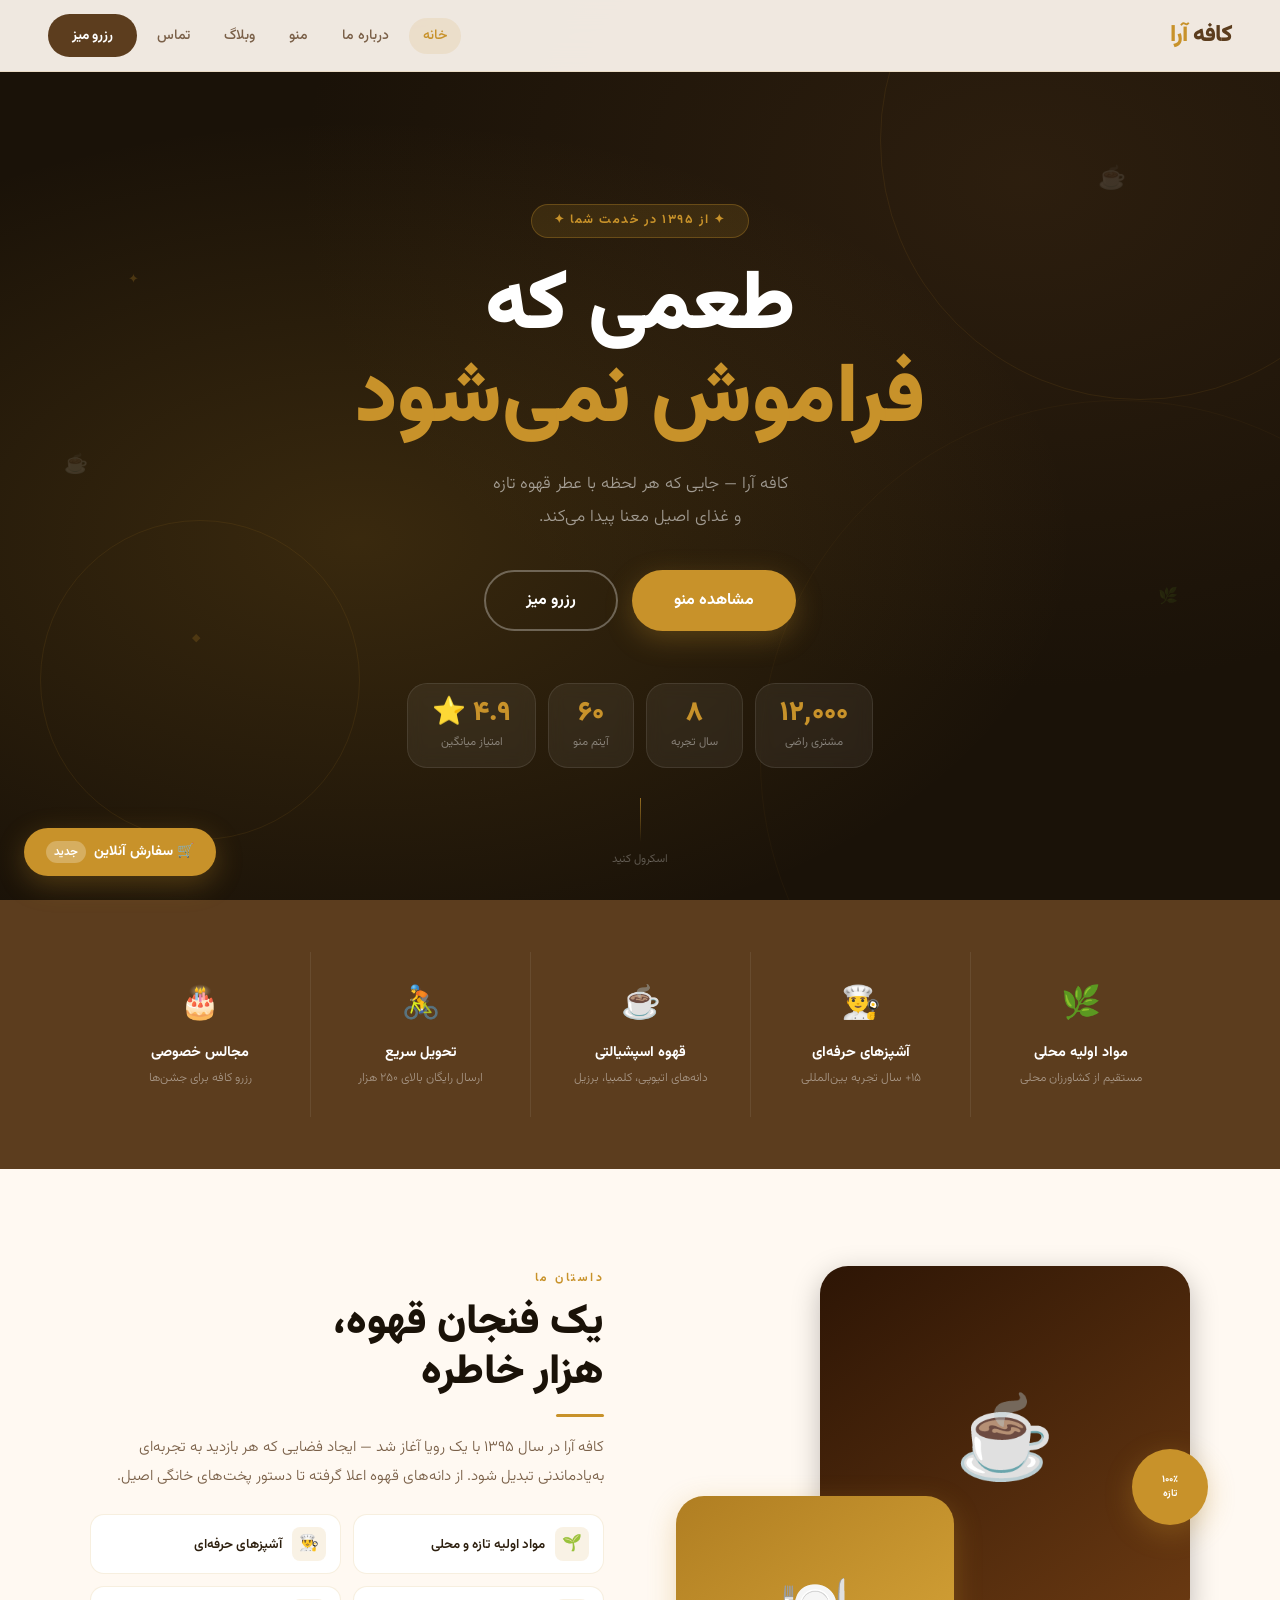
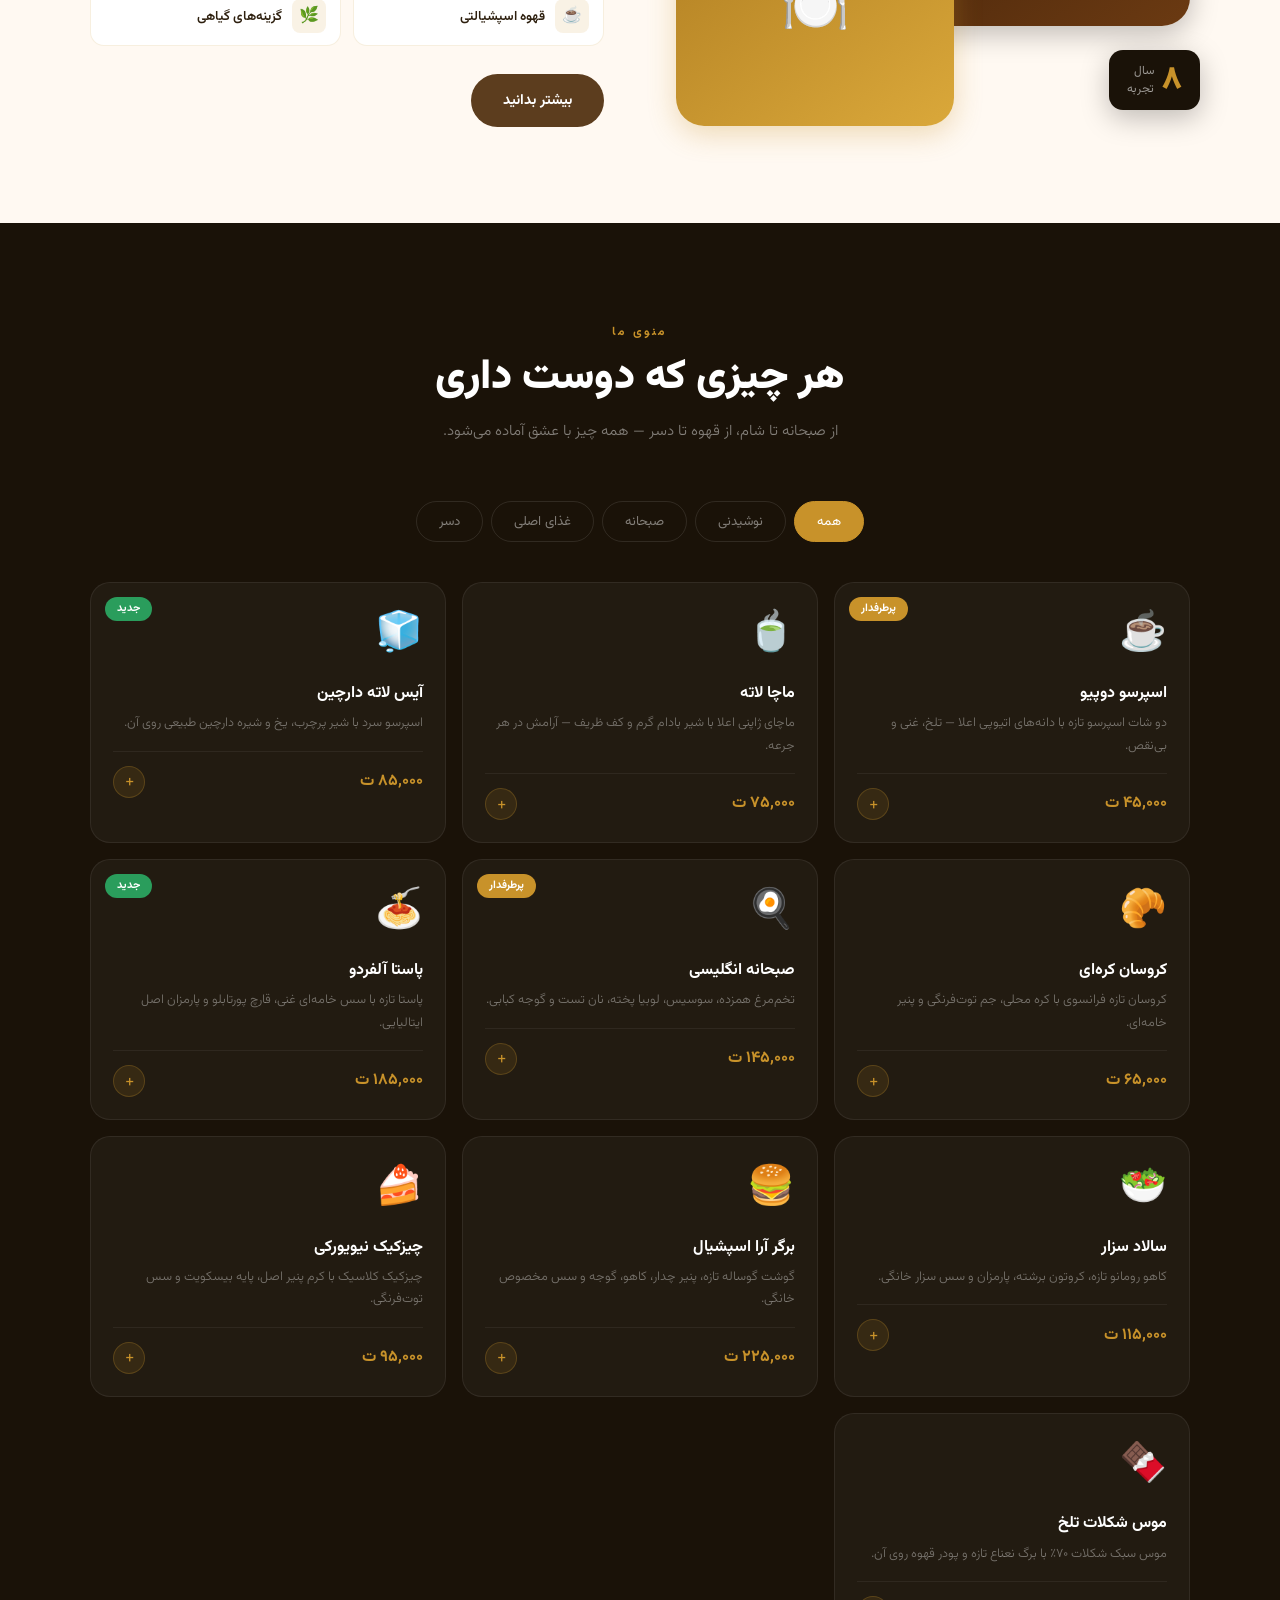
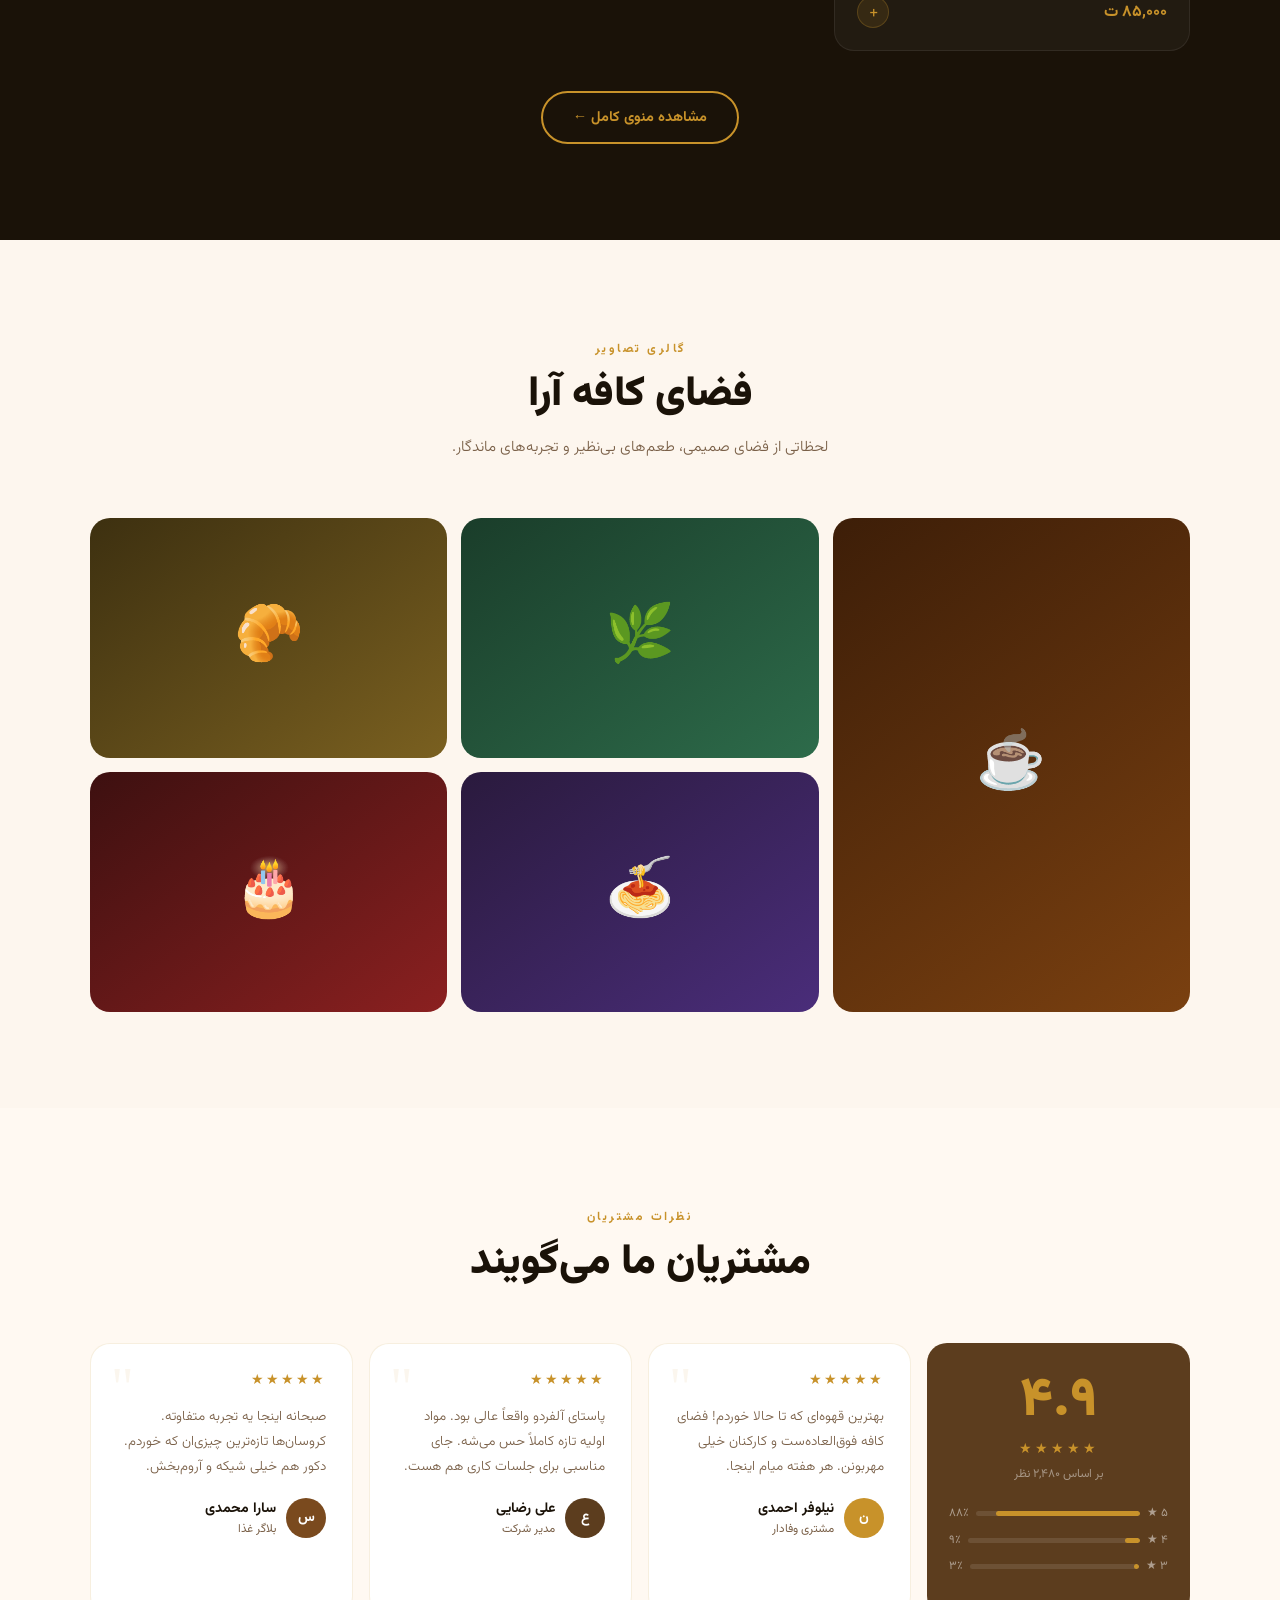
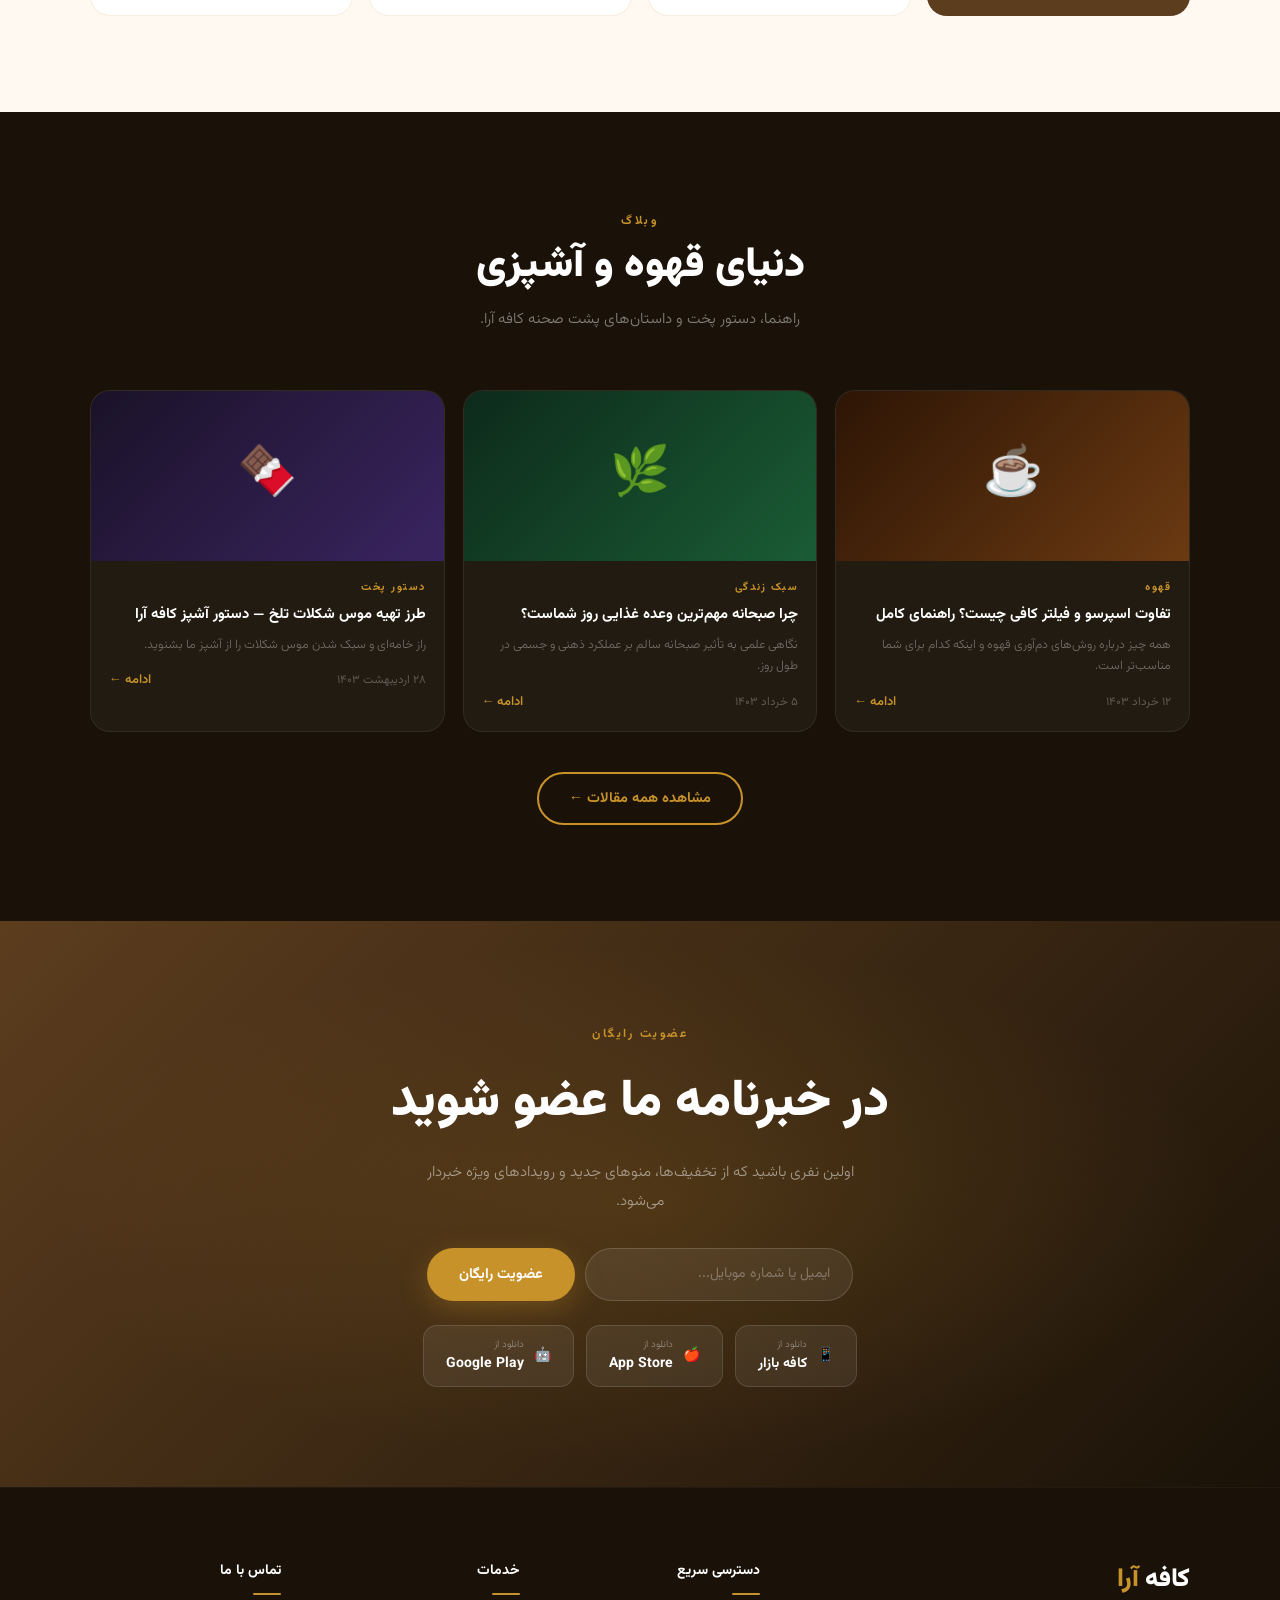
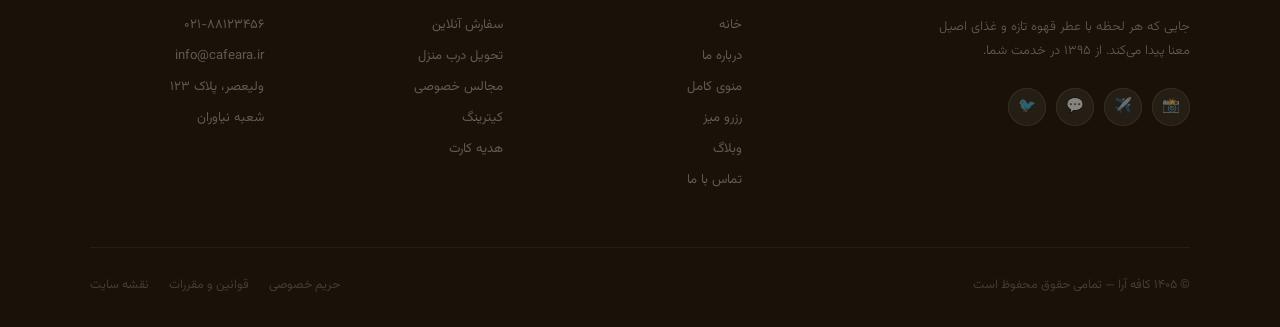
<file: index.html>
<!DOCTYPE html>
<html lang="fa" dir="rtl">
<head>
  <meta charset="UTF-8">
  <meta name="viewport" content="width=device-width, initial-scale=1.0">
  <meta name="description" content="کافه آرا — بهترین کافه رستوران تهران با قهوه اسپشیالتی و غذای اصیل">
  <title>کافه آرا | خانه</title>
  <link rel="stylesheet" href="assets/css/style.css">
  <link rel="stylesheet" href="assets/css/home.css">
</head>
<body>

  <!-- ══ ناوبار ══ -->
  <nav class="navbar">
    <a href="index.html" class="nav-logo">کافه <span>آرا</span></a>
    <ul class="nav-links">
      <li><a href="index.html" class="active">خانه</a></li>
      <li><a href="about.html">درباره ما</a></li>
      <li><a href="menu.html">منو</a></li>
      <li><a href="blog.html">وبلاگ</a></li>
      <li><a href="contact.html">تماس</a></li>
      <li><a href="reservation.html" class="nav-cta">رزرو میز</a></li>
    </ul>
    <button class="nav-toggle" aria-label="منو" aria-expanded="false">
      <span></span><span></span><span></span>
    </button>
  </nav>

  <!-- منوی موبایل -->
  <div class="nav-mobile">
    <a href="index.html" class="active">خانه</a>
    <a href="about.html">درباره ما</a>
    <a href="menu.html">منو</a>
    <a href="blog.html">وبلاگ</a>
    <a href="contact.html">تماس</a>
    <a href="reservation.html">رزرو میز</a>
  </div>

  <main>

    <!-- ══ هیرو ══ -->
    <section class="hero" id="home">
      <div class="hero-bg"></div>
      <div class="hero-circles">
        <div class="hc hc-1"></div>
        <div class="hc hc-2"></div>
        <div class="hc hc-3"></div>
      </div>
      <!-- ذرات شناور -->
      <div class="hero-particles">
        <span class="p p1">☕</span>
        <span class="p p2">🌿</span>
        <span class="p p3">✦</span>
        <span class="p p4">◆</span>
        <span class="p p5">☕</span>
      </div>
      <div class="hero-content">
        <div class="hero-badge" data-reveal>✦ از ۱۳۹۵ در خدمت شما ✦</div>
        <h1 data-reveal data-delay="100">
          طعمی که<br><span>فراموش نمی‌شود</span>
        </h1>
        <p data-reveal data-delay="200">
          کافه آرا — جایی که هر لحظه با عطر قهوه تازه<br>و غذای اصیل معنا پیدا می‌کند.
        </p>
        <div class="hero-btns" data-reveal data-delay="300">
          <a href="menu.html" class="btn btn-primary btn-lg">مشاهده منو</a>
          <a href="reservation.html" class="btn btn-outline-white btn-lg">رزرو میز</a>
        </div>
        <div class="hero-stats" data-reveal data-delay="400">
          <div class="stat-card">
            <div class="num" data-counter data-target="12000">۰</div>
            <div class="lbl">مشتری راضی</div>
          </div>
          <div class="stat-card">
            <div class="num" data-counter data-target="8">۰</div>
            <div class="lbl">سال تجربه</div>
          </div>
          <div class="stat-card">
            <div class="num" data-counter data-target="60">۰</div>
            <div class="lbl">آیتم منو</div>
          </div>
          <div class="stat-card">
            <div class="num">۴.۹ ⭐</div>
            <div class="lbl">امتیاز میانگین</div>
          </div>
        </div>
      </div>
      <div class="scroll-hint">
        <div class="scroll-line"></div>
        <span>اسکرول کنید</span>
      </div>
    </section>

    <!-- ══ نوار ویژگی‌ها ══ -->
    <div class="features-band">
      <div class="container">
        <div class="features-grid">
          <div class="feat" data-reveal>
            <span class="feat-icon">🌿</span>
            <div class="feat-title">مواد اولیه محلی</div>
            <div class="feat-desc">مستقیم از کشاورزان محلی</div>
          </div>
          <div class="feat" data-reveal data-delay="80">
            <span class="feat-icon">👨‍🍳</span>
            <div class="feat-title">آشپزهای حرفه‌ای</div>
            <div class="feat-desc">۱۵+ سال تجربه بین‌المللی</div>
          </div>
          <div class="feat" data-reveal data-delay="160">
            <span class="feat-icon">☕</span>
            <div class="feat-title">قهوه اسپشیالتی</div>
            <div class="feat-desc">دانه‌های اتیوپی، کلمبیا، برزیل</div>
          </div>
          <div class="feat" data-reveal data-delay="240">
            <span class="feat-icon">🚴</span>
            <div class="feat-title">تحویل سریع</div>
            <div class="feat-desc">ارسال رایگان بالای ۲۵۰ هزار</div>
          </div>
          <div class="feat" data-reveal data-delay="320">
            <span class="feat-icon">🎂</span>
            <div class="feat-title">مجالس خصوصی</div>
            <div class="feat-desc">رزرو کافه برای جشن‌ها</div>
          </div>
        </div>
      </div>
    </div>

    <!-- ══ درباره ما (خلاصه) ══ -->
    <section class="section about-preview" id="about">
      <div class="container">
        <div class="about-grid">
          <div class="about-visual" data-reveal>
            <div class="av-main">☕</div>
            <div class="av-accent">🍽️</div>
            <div class="av-badge">۱۰۰٪<br>تازه</div>
            <div class="av-years">
              <span class="y-num">۸</span>
              <span class="y-txt">سال<br>تجربه</span>
            </div>
          </div>
          <div class="about-text">
            <span class="section-label" data-reveal>داستان ما</span>
            <h2 class="section-title" data-reveal data-delay="80">
              یک فنجان قهوه،<br>هزار خاطره
            </h2>
            <div class="divider" data-reveal data-delay="120"></div>
            <p class="section-sub" data-reveal data-delay="160">
              کافه آرا در سال ۱۳۹۵ با یک رویا آغاز شد — ایجاد فضایی که هر بازدید
              به تجربه‌ای به‌یادماندنی تبدیل شود. از دانه‌های قهوه اعلا گرفته تا
              دستور پخت‌های خانگی اصیل.
            </p>
            <div class="about-features" data-reveal data-delay="200">
              <div class="af-item"><div class="af-icon">🌱</div><span>مواد اولیه تازه و محلی</span></div>
              <div class="af-item"><div class="af-icon">👨‍🍳</div><span>آشپزهای حرفه‌ای</span></div>
              <div class="af-item"><div class="af-icon">☕</div><span>قهوه اسپشیالتی</span></div>
              <div class="af-item"><div class="af-icon">🌿</div><span>گزینه‌های گیاهی</span></div>
            </div>
            <a href="about.html" class="btn btn-secondary" data-reveal data-delay="260">
              بیشتر بدانید
            </a>
          </div>
        </div>
      </div>
    </section>

    <!-- ══ منو (خلاصه) ══ -->
    <section class="section menu-preview" id="menu">
      <div class="container">
        <div class="section-header" data-reveal>
          <span class="section-label">منوی ما</span>
          <h2 class="section-title light">هر چیزی که دوست داری</h2>
          <p class="section-sub light center">
            از صبحانه تا شام، از قهوه تا دسر — همه چیز با عشق آماده می‌شود.
          </p>
        </div>
        <div class="menu-tabs" data-reveal data-delay="100">
          <button class="m-tab active" data-cat="all">همه</button>
          <button class="m-tab" data-cat="drink">نوشیدنی</button>
          <button class="m-tab" data-cat="breakfast">صبحانه</button>
          <button class="m-tab" data-cat="main">غذای اصلی</button>
          <button class="m-tab" data-cat="dessert">دسر</button>
        </div>
        <div class="menu-grid" id="menuGrid">
          <div class="menu-card" data-cat="drink" data-reveal data-delay="0">
            <div class="badge badge-gold mc-badge">پرطرفدار</div>
            <span class="mc-emoji">☕</span>
            <div class="mc-name">اسپرسو دوپیو</div>
            <div class="mc-desc">دو شات اسپرسو تازه با دانه‌های اتیوپی اعلا — تلخ، غنی و بی‌نقص.</div>
            <div class="mc-footer">
              <div class="mc-price">۴۵,۰۰۰ ت</div>
              <button class="mc-btn" data-name="اسپرسو دوپیو">+</button>
            </div>
          </div>
          <div class="menu-card" data-cat="drink" data-reveal data-delay="60">
            <span class="mc-emoji">🍵</span>
            <div class="mc-name">ماچا لاته</div>
            <div class="mc-desc">ماچای ژاپنی اعلا با شیر بادام گرم و کف ظریف — آرامش در هر جرعه.</div>
            <div class="mc-footer">
              <div class="mc-price">۷۵,۰۰۰ ت</div>
              <button class="mc-btn" data-name="ماچا لاته">+</button>
            </div>
          </div>
          <div class="menu-card" data-cat="drink" data-reveal data-delay="120">
            <div class="badge badge-green mc-badge">جدید</div>
            <span class="mc-emoji">🧊</span>
            <div class="mc-name">آیس لاته دارچین</div>
            <div class="mc-desc">اسپرسو سرد با شیر پرچرب، یخ و شیره دارچین طبیعی روی آن.</div>
            <div class="mc-footer">
              <div class="mc-price">۸۵,۰۰۰ ت</div>
              <button class="mc-btn" data-name="آیس لاته دارچین">+</button>
            </div>
          </div>
          <div class="menu-card" data-cat="breakfast" data-reveal data-delay="0">
            <span class="mc-emoji">🥐</span>
            <div class="mc-name">کروسان کره‌ای</div>
            <div class="mc-desc">کروسان تازه فرانسوی با کره محلی، جم توت‌فرنگی و پنیر خامه‌ای.</div>
            <div class="mc-footer">
              <div class="mc-price">۶۵,۰۰۰ ت</div>
              <button class="mc-btn" data-name="کروسان کره‌ای">+</button>
            </div>
          </div>
          <div class="menu-card" data-cat="breakfast" data-reveal data-delay="60">
            <div class="badge badge-gold mc-badge">پرطرفدار</div>
            <span class="mc-emoji">🍳</span>
            <div class="mc-name">صبحانه انگلیسی</div>
            <div class="mc-desc">تخم‌مرغ همزده، سوسیس، لوبیا پخته، نان تست و گوجه کبابی.</div>
            <div class="mc-footer">
              <div class="mc-price">۱۴۵,۰۰۰ ت</div>
              <button class="mc-btn" data-name="صبحانه انگلیسی">+</button>
            </div>
          </div>
          <div class="menu-card" data-cat="main" data-reveal data-delay="0">
            <div class="badge badge-green mc-badge">جدید</div>
            <span class="mc-emoji">🍝</span>
            <div class="mc-name">پاستا آلفردو</div>
            <div class="mc-desc">پاستا تازه با سس خامه‌ای غنی، قارچ پورتابلو و پارمزان اصل ایتالیایی.</div>
            <div class="mc-footer">
              <div class="mc-price">۱۸۵,۰۰۰ ت</div>
              <button class="mc-btn" data-name="پاستا آلفردو">+</button>
            </div>
          </div>
          <div class="menu-card" data-cat="main" data-reveal data-delay="60">
            <span class="mc-emoji">🥗</span>
            <div class="mc-name">سالاد سزار</div>
            <div class="mc-desc">کاهو رومانو تازه، کروتون برشته، پارمزان و سس سزار خانگی.</div>
            <div class="mc-footer">
              <div class="mc-price">۱۱۵,۰۰۰ ت</div>
              <button class="mc-btn" data-name="سالاد سزار">+</button>
            </div>
          </div>
          <div class="menu-card" data-cat="main" data-reveal data-delay="120">
            <span class="mc-emoji">🍔</span>
            <div class="mc-name">برگر آرا اسپشیال</div>
            <div class="mc-desc">گوشت گوساله تازه، پنیر چدار، کاهو، گوجه و سس مخصوص خانگی.</div>
            <div class="mc-footer">
              <div class="mc-price">۲۲۵,۰۰۰ ت</div>
              <button class="mc-btn" data-name="برگر آرا اسپشیال">+</button>
            </div>
          </div>
          <div class="menu-card" data-cat="dessert" data-reveal data-delay="0">
            <span class="mc-emoji">🍰</span>
            <div class="mc-name">چیزکیک نیویورکی</div>
            <div class="mc-desc">چیزکیک کلاسیک با کرم پنیر اصل، پایه بیسکویت و سس توت‌فرنگی.</div>
            <div class="mc-footer">
              <div class="mc-price">۹۵,۰۰۰ ت</div>
              <button class="mc-btn" data-name="چیزکیک نیویورکی">+</button>
            </div>
          </div>
          <div class="menu-card" data-cat="dessert" data-reveal data-delay="60">
            <span class="mc-emoji">🍫</span>
            <div class="mc-name">موس شکلات تلخ</div>
            <div class="mc-desc">موس سبک شکلات ۷۰٪ با برگ نعناع تازه و پودر قهوه روی آن.</div>
            <div class="mc-footer">
              <div class="mc-price">۸۵,۰۰۰ ت</div>
              <button class="mc-btn" data-name="موس شکلات تلخ">+</button>
            </div>
          </div>
        </div>
        <div class="menu-more" data-reveal>
          <a href="menu.html" class="btn btn-outline">مشاهده منوی کامل ←</a>
        </div>
      </div>
    </section>

    <!-- ══ گالری ══ -->
    <section class="section gallery-section" id="gallery">
      <div class="container">
        <div class="section-header" data-reveal>
          <span class="section-label">گالری تصاویر</span>
          <h2 class="section-title">فضای کافه آرا</h2>
          <p class="section-sub center">لحظاتی از فضای صمیمی، طعم‌های بی‌نظیر و تجربه‌های ماندگار.</p>
        </div>
        <div class="gallery-grid">
          <div class="g-item g-big" data-reveal><div class="g-img gi-1">☕</div><div class="g-overlay"><span>فضای داخلی</span></div></div>
          <div class="g-item" data-reveal data-delay="80"><div class="g-img gi-2">🌿</div><div class="g-overlay"><span>باغ سبز</span></div></div>
          <div class="g-item" data-reveal data-delay="120"><div class="g-img gi-3">🥐</div><div class="g-overlay"><span>صبحانه</span></div></div>
          <div class="g-item" data-reveal data-delay="160"><div class="g-img gi-4">🍝</div><div class="g-overlay"><span>غذای اصلی</span></div></div>
          <div class="g-item" data-reveal data-delay="200"><div class="g-img gi-5">🎂</div><div class="g-overlay"><span>مجالس خصوصی</span></div></div>
        </div>
      </div>
    </section>

    <!-- ══ نظرات ══ -->
    <section class="section testimonials-section" id="reviews">
      <div class="container">
        <div class="section-header" data-reveal>
          <span class="section-label">نظرات مشتریان</span>
          <h2 class="section-title">مشتریان ما می‌گویند</h2>
        </div>
        <div class="reviews-grid">
          <div class="review-score" data-reveal>
            <div class="rs-big">۴.۹</div>
            <div class="rs-stars">★★★★★</div>
            <div class="rs-sub">بر اساس ۲,۴۸۰ نظر</div>
            <div class="rs-bars">
              <div class="rb-item"><span>۵ ★</span><div class="rb-track"><div class="rb-fill" style="width:88%"></div></div><span>۸۸٪</span></div>
              <div class="rb-item"><span>۴ ★</span><div class="rb-track"><div class="rb-fill" style="width:9%"></div></div><span>۹٪</span></div>
              <div class="rb-item"><span>۳ ★</span><div class="rb-track"><div class="rb-fill" style="width:3%"></div></div><span>۳٪</span></div>
            </div>
          </div>
          <div class="t-card" data-reveal data-delay="80">
            <div class="t-quote">"</div>
            <div class="t-stars">★★★★★</div>
            <p class="t-text">بهترین قهوه‌ای که تا حالا خوردم! فضای کافه فوق‌العاده‌ست و کارکنان خیلی مهربونن. هر هفته میام اینجا.</p>
            <div class="t-author">
              <div class="t-avatar" style="background:#c8922a">ن</div>
              <div><div class="t-name">نیلوفر احمدی</div><div class="t-title">مشتری وفادار</div></div>
            </div>
          </div>
          <div class="t-card" data-reveal data-delay="160">
            <div class="t-quote">"</div>
            <div class="t-stars">★★★★★</div>
            <p class="t-text">پاستای آلفردو واقعاً عالی بود. مواد اولیه تازه کاملاً حس می‌شه. جای مناسبی برای جلسات کاری هم هست.</p>
            <div class="t-author">
              <div class="t-avatar" style="background:#5c3d1e">ع</div>
              <div><div class="t-name">علی رضایی</div><div class="t-title">مدیر شرکت</div></div>
            </div>
          </div>
          <div class="t-card" data-reveal data-delay="240">
            <div class="t-quote">"</div>
            <div class="t-stars">★★★★★</div>
            <p class="t-text">صبحانه اینجا یه تجربه متفاوته. کروسان‌ها تازه‌ترین چیزی‌ان که خوردم. دکور هم خیلی شیکه و آروم‌بخش.</p>
            <div class="t-author">
              <div class="t-avatar" style="background:#7a4a1e">س</div>
              <div><div class="t-name">سارا محمدی</div><div class="t-title">بلاگر غذا</div></div>
            </div>
          </div>
        </div>
      </div>
    </section>

    <!-- ══ وبلاگ (خلاصه) ══ -->
    <section class="section blog-preview">
      <div class="container">
        <div class="section-header" data-reveal>
          <span class="section-label">وبلاگ</span>
          <h2 class="section-title light">دنیای قهوه و آشپزی</h2>
          <p class="section-sub light center">راهنما، دستور پخت و داستان‌های پشت صحنه کافه آرا.</p>
        </div>
        <div class="blog-grid">
          <div class="b-card" data-reveal>
            <div class="b-img bi-1">☕</div>
            <div class="b-content">
              <div class="b-tag">قهوه</div>
              <div class="b-title">تفاوت اسپرسو و فیلتر کافی چیست؟ راهنمای کامل</div>
              <div class="b-desc">همه چیز درباره روش‌های دم‌آوری قهوه و اینکه کدام برای شما مناسب‌تر است.</div>
              <div class="b-meta"><span>۱۲ خرداد ۱۴۰۳</span><a href="blog-single.html" class="b-read">ادامه ←</a></div>
            </div>
          </div>
          <div class="b-card" data-reveal data-delay="100">
            <div class="b-img bi-2">🌿</div>
            <div class="b-content">
              <div class="b-tag">سبک زندگی</div>
              <div class="b-title">چرا صبحانه مهم‌ترین وعده غذایی روز شماست؟</div>
              <div class="b-desc">نگاهی علمی به تأثیر صبحانه سالم بر عملکرد ذهنی و جسمی در طول روز.</div>
              <div class="b-meta"><span>۵ خرداد ۱۴۰۳</span><a href="blog-single.html" class="b-read">ادامه ←</a></div>
            </div>
          </div>
          <div class="b-card" data-reveal data-delay="200">
            <div class="b-img bi-3">🍫</div>
            <div class="b-content">
              <div class="b-tag">دستور پخت</div>
              <div class="b-title">طرز تهیه موس شکلات تلخ — دستور آشپز کافه آرا</div>
              <div class="b-desc">راز خامه‌ای و سبک شدن موس شکلات را از آشپز ما بشنوید.</div>
              <div class="b-meta"><span>۲۸ اردیبهشت ۱۴۰۳</span><a href="blog-single.html" class="b-read">ادامه ←</a></div>
            </div>
          </div>
        </div>
        <div class="menu-more" data-reveal>
          <a href="blog.html" class="btn btn-outline">مشاهده همه مقالات ←</a>
        </div>
      </div>
    </section>

    <!-- ══ CTA ══ -->
    <section class="cta-section">
      <div class="cta-bg"></div>
      <div class="cta-content" data-reveal>
        <span class="section-label">عضویت رایگان</span>
        <h2>در خبرنامه ما عضو شوید</h2>
        <p>اولین نفری باشید که از تخفیف‌ها، منوهای جدید و رویدادهای ویژه خبردار می‌شود.</p>
        <div class="cta-input-row">
          <input id="ctaInput" type="text" placeholder="ایمیل یا شماره موبایل...">
          <button id="ctaBtn" class="btn btn-primary">عضویت رایگان</button>
        </div>
        <div class="cta-apps">
          <a href="#" class="app-btn"><span>📱</span><span class="app-text"><small>دانلود از</small>کافه بازار</span></a>
          <a href="#" class="app-btn"><span>🍎</span><span class="app-text"><small>دانلود از</small>App Store</span></a>
          <a href="#" class="app-btn"><span>🤖</span><span class="app-text"><small>دانلود از</small>Google Play</span></a>
        </div>
      </div>
    </section>

  </main>

  <!-- ══ فوتر ══ -->
  <footer class="footer">
    <div class="footer-top">
      <div class="footer-brand">
        <span class="f-logo">کافه <span>آرا</span></span>
        <p>جایی که هر لحظه با عطر قهوه تازه و غذای اصیل معنا پیدا می‌کند. از ۱۳۹۵ در خدمت شما.</p>
        <div class="footer-social">
          <a href="#" class="f-soc" title="اینستاگرام">📸</a>
          <a href="#" class="f-soc" title="تلگرام">✈️</a>
          <a href="#" class="f-soc" title="واتساپ">💬</a>
          <a href="#" class="f-soc" title="توییتر">🐦</a>
        </div>
      </div>
      <div class="footer-col">
        <h4>دسترسی سریع</h4>
        <ul>
          <li><a href="index.html">خانه</a></li>
          <li><a href="about.html">درباره ما</a></li>
          <li><a href="menu.html">منوی کامل</a></li>
          <li><a href="reservation.html">رزرو میز</a></li>
          <li><a href="blog.html">وبلاگ</a></li>
          <li><a href="contact.html">تماس با ما</a></li>
        </ul>
      </div>
      <div class="footer-col">
        <h4>خدمات</h4>
        <ul>
          <li><a href="#">سفارش آنلاین</a></li>
          <li><a href="#">تحویل درب منزل</a></li>
          <li><a href="#">مجالس خصوصی</a></li>
          <li><a href="#">کیترینگ</a></li>
          <li><a href="#">هدیه کارت</a></li>
        </ul>
      </div>
      <div class="footer-col">
        <h4>تماس با ما</h4>
        <ul>
          <li><a href="tel:02188123456">۰۲۱-۸۸۱۲۳۴۵۶</a></li>
          <li><a href="mailto:info@cafeara.ir">info@cafeara.ir</a></li>
          <li><a href="contact.html">ولیعصر، پلاک ۱۲۳</a></li>
          <li><a href="contact.html">شعبه نیاوران</a></li>
        </ul>
      </div>
    </div>
    <div class="footer-bottom">
      <p>© <span id="currentYear">۱۴۰۳</span> کافه آرا — تمامی حقوق محفوظ است</p>
      <div class="footer-bottom-links">
        <a href="#">حریم خصوصی</a>
        <a href="#">قوانین و مقررات</a>
        <a href="#">نقشه سایت</a>
      </div>
    </div>
  </footer>

  <!-- دکمه شناور -->
  <button class="float-btn" onclick="location.href='menu.html'">
    🛒 سفارش آنلاین <span class="fb-badge">جدید</span>
  </button>

  <!-- دکمه بازگشت به بالا -->
  <button id="backToTop" style="position:fixed;bottom:24px;right:24px;width:44px;height:44px;border-radius:50%;background:var(--brown);color:#fff;border:none;font-size:1.1rem;z-index:500;opacity:0;transition:all .3s;box-shadow:var(--shadow-dark)">↑</button>

  <script src="assets/js/main.js"></script>
  <script src="assets/js/home.js"></script>
</body>
</html>
</file>
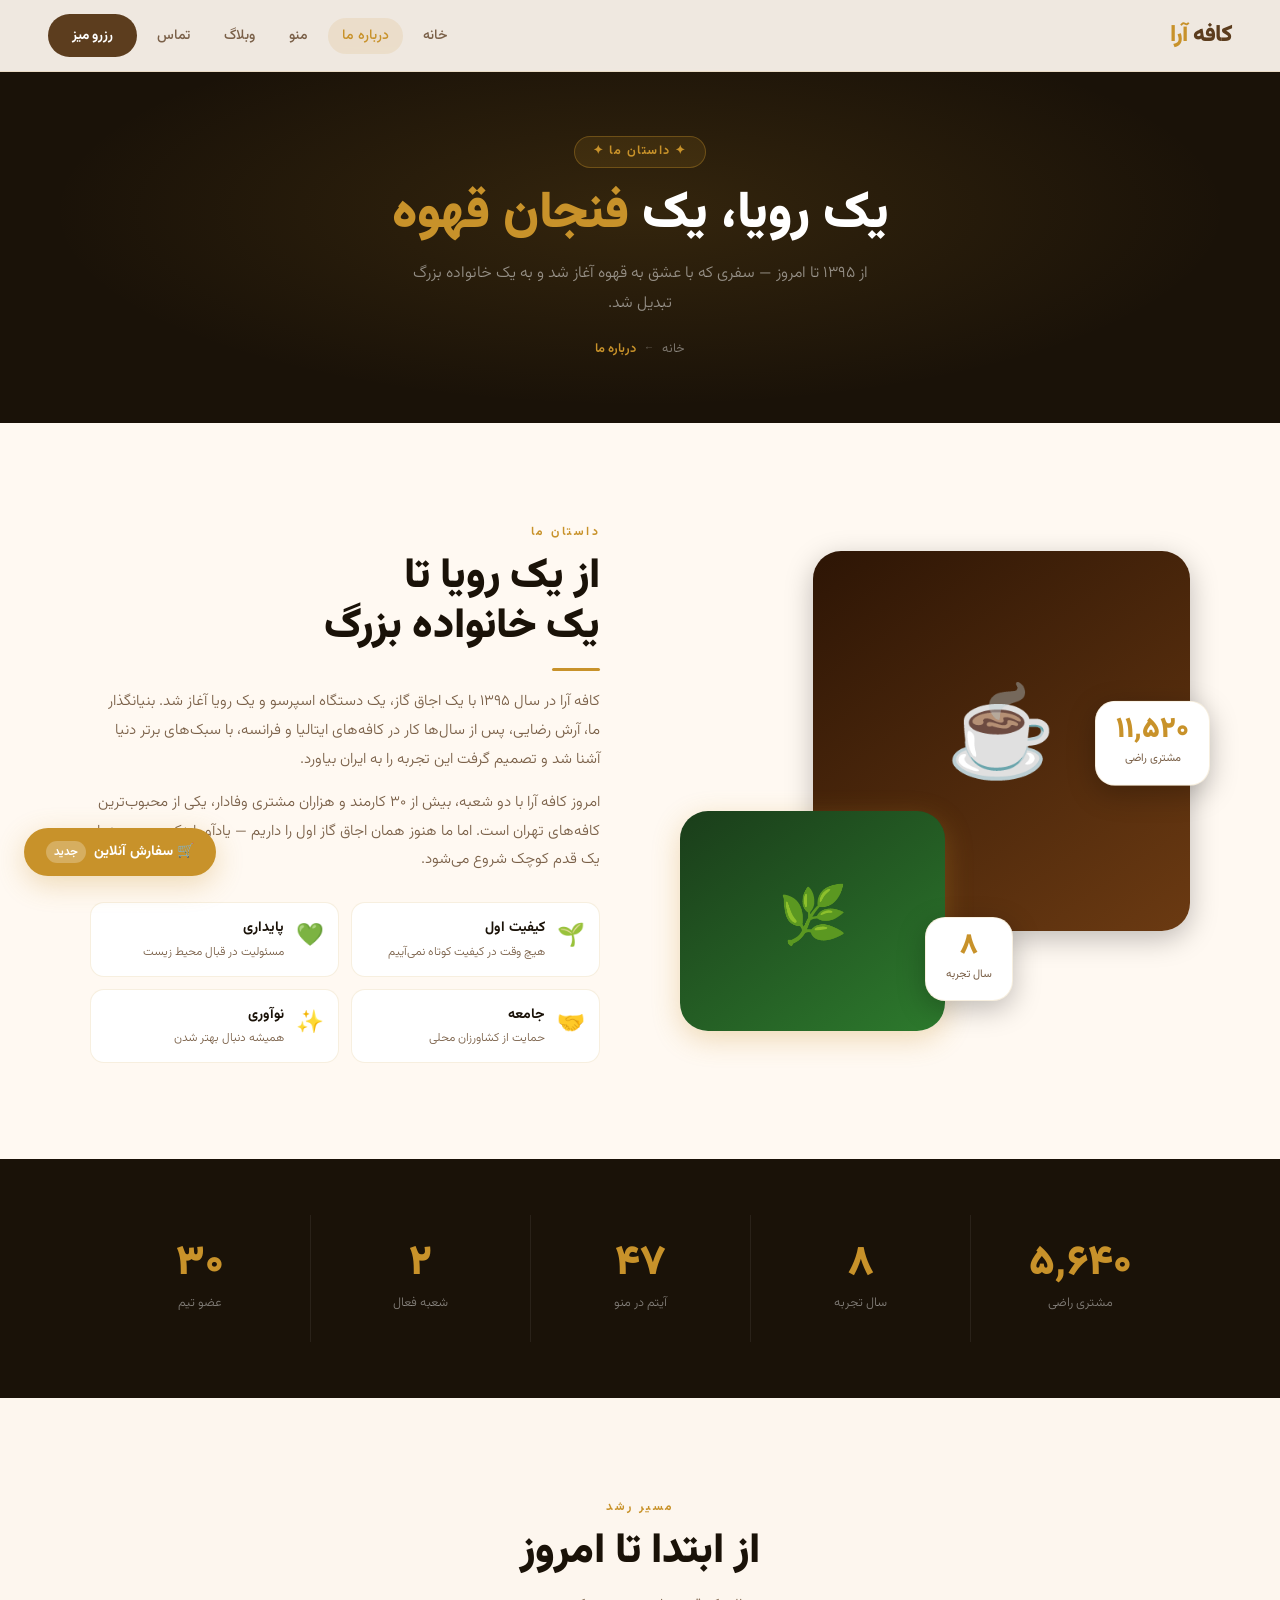
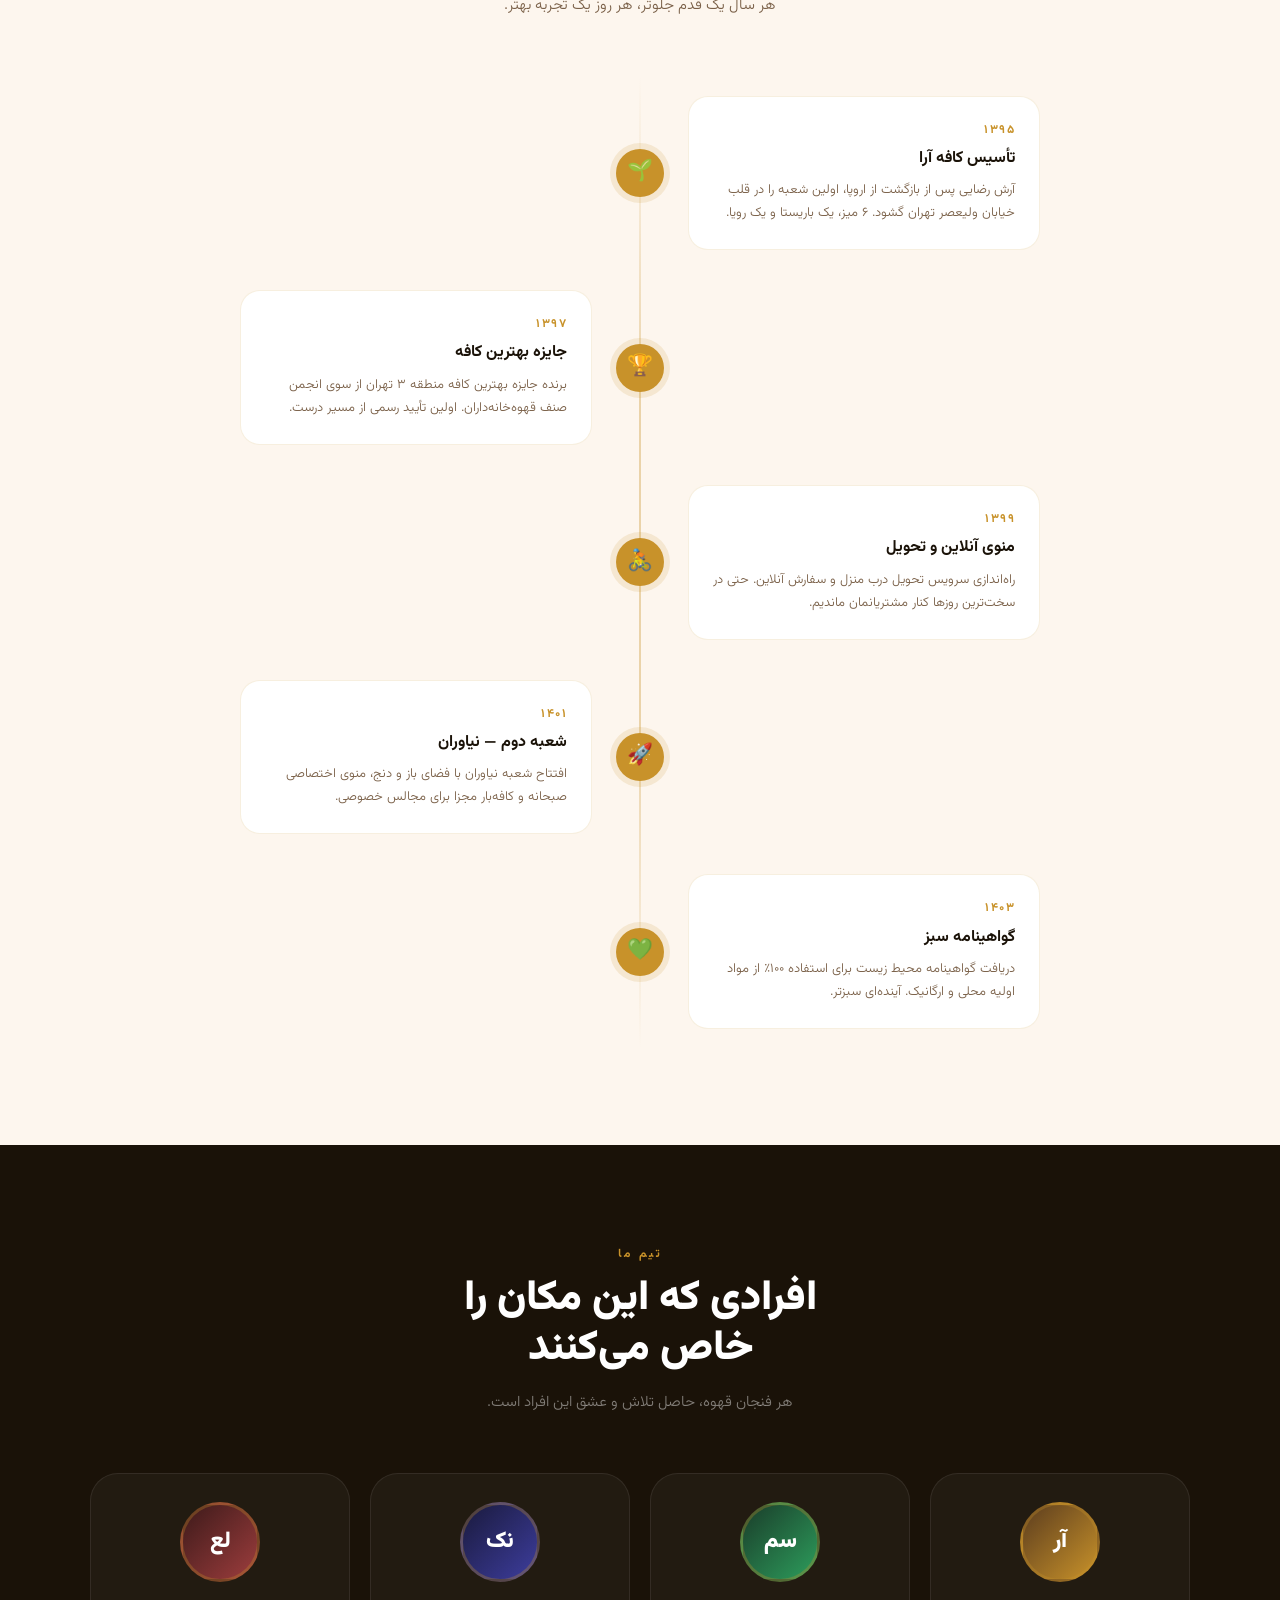
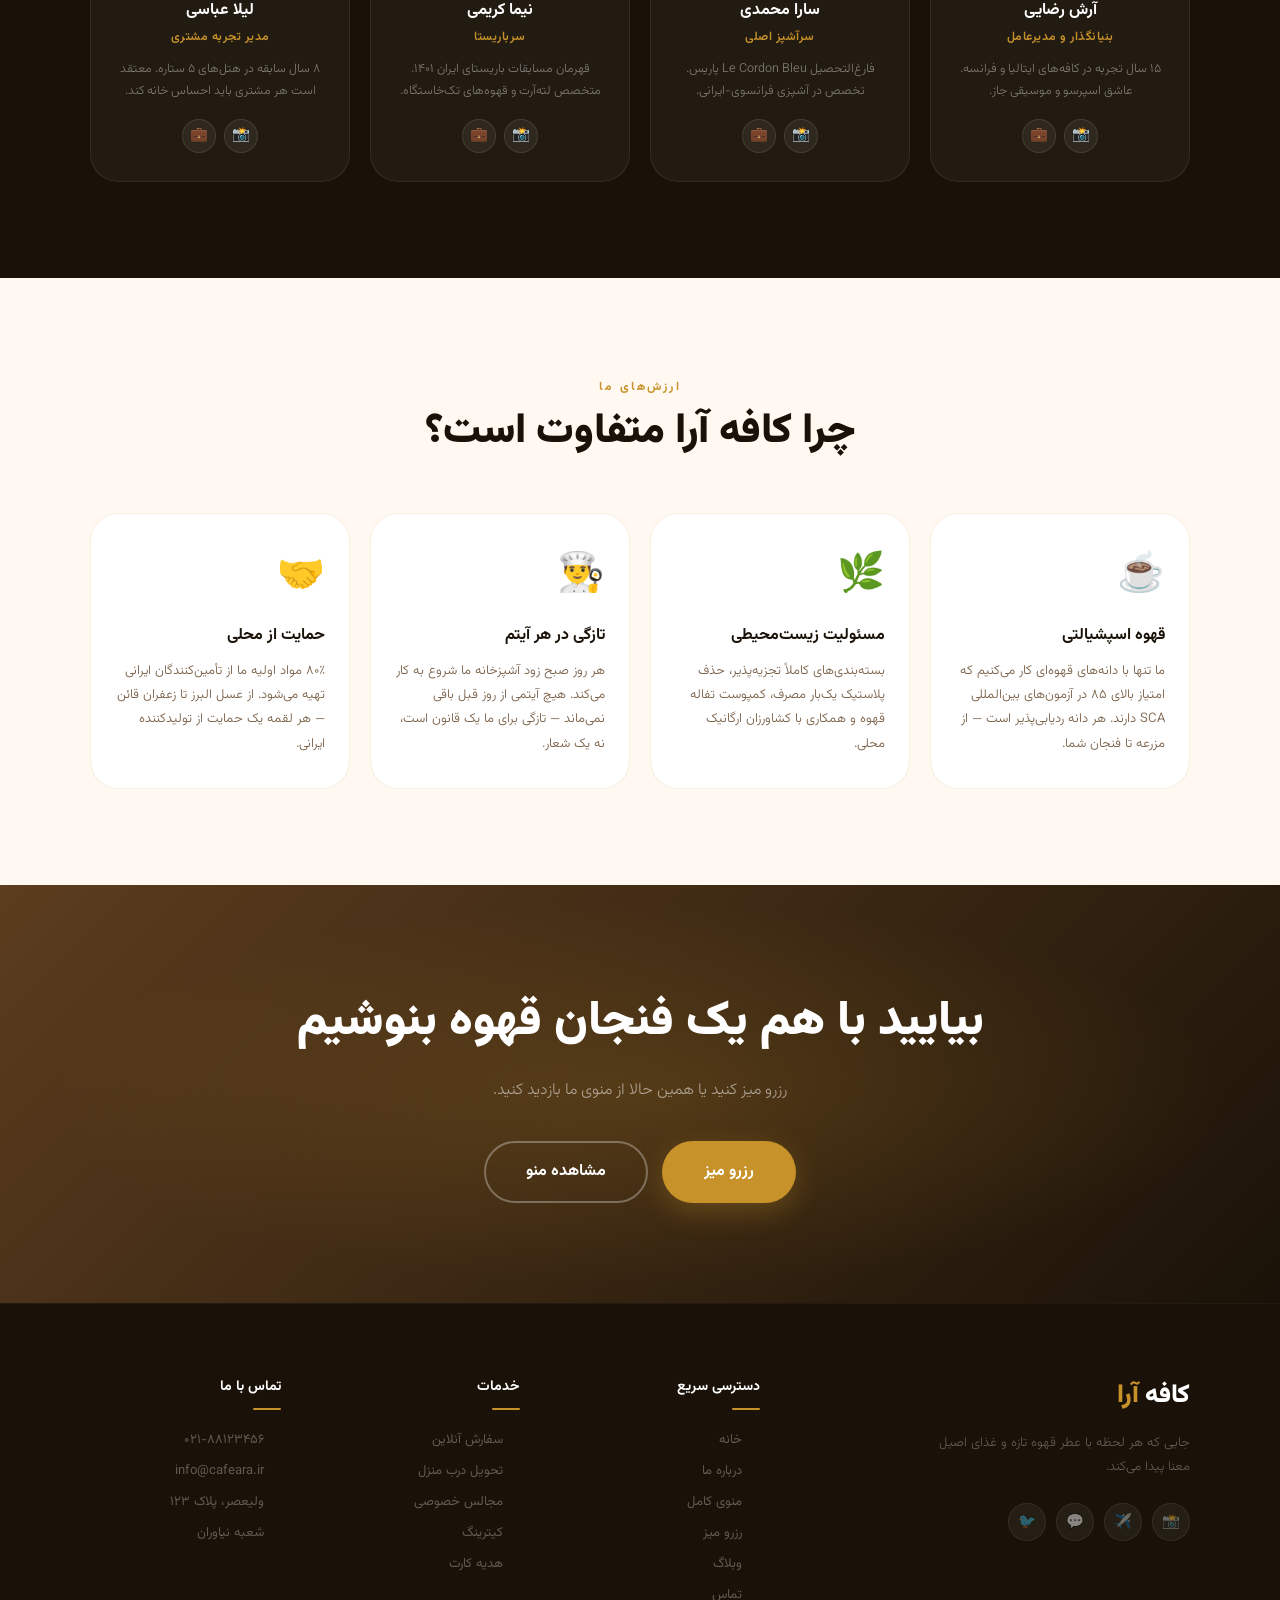
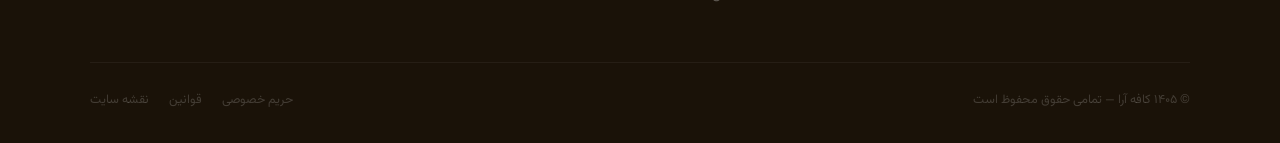
<file: about.html>
<!DOCTYPE html>
<html lang="fa" dir="rtl">
<head>
  <meta charset="UTF-8">
  <meta name="viewport" content="width=device-width, initial-scale=1.0">
  <meta name="description" content="درباره کافه آرا — داستان ما، تیم و ارزش‌هایمان">
  <title>کافه آرا | درباره ما</title>
  <link rel="stylesheet" href="assets/css/style.css">
  <link rel="stylesheet" href="assets/css/about.css">
</head>
<body>

  <!-- ══ ناوبار ══ -->
  <nav class="navbar">
    <a href="index.html" class="nav-logo">کافه <span>آرا</span></a>
    <ul class="nav-links">
      <li><a href="index.html">خانه</a></li>
      <li><a href="about.html" class="active">درباره ما</a></li>
      <li><a href="menu.html">منو</a></li>
      <li><a href="blog.html">وبلاگ</a></li>
      <li><a href="contact.html">تماس</a></li>
      <li><a href="reservation.html" class="nav-cta">رزرو میز</a></li>
    </ul>
    <button class="nav-toggle" aria-label="منو" aria-expanded="false">
      <span></span><span></span><span></span>
    </button>
  </nav>
  <div class="nav-mobile">
    <a href="index.html">خانه</a>
    <a href="about.html" class="active">درباره ما</a>
    <a href="menu.html">منو</a>
    <a href="blog.html">وبلاگ</a>
    <a href="contact.html">تماس</a>
    <a href="reservation.html">رزرو میز</a>
  </div>

  <main>

    <!-- ══ هدر ══ -->
    <div class="page-hero">
      <div class="page-hero-content">
        <div class="badge">✦ داستان ما ✦</div>
        <h1>یک رویا، یک <span>فنجان قهوه</span></h1>
        <p>از ۱۳۹۵ تا امروز — سفری که با عشق به قهوه آغاز شد و به یک خانواده بزرگ تبدیل شد.</p>
        <div class="breadcrumb">
          <a href="index.html">خانه</a><i>←</i><span>درباره ما</span>
        </div>
      </div>
    </div>

    <!-- ══ داستان اصلی ══ -->
    <section class="section story-section">
      <div class="container">
        <div class="story-grid">
          <div class="story-visual" data-reveal>
            <div class="sv-main">☕</div>
            <div class="sv-accent">🌿</div>
            <div class="sv-float sv-f1">
              <span class="svf-num" data-counter data-target="12000">۰</span>
              <span class="svf-lbl">مشتری راضی</span>
            </div>
            <div class="sv-float sv-f2">
              <span class="svf-num" data-counter data-target="8">۰</span>
              <span class="svf-lbl">سال تجربه</span>
            </div>
          </div>
          <div class="story-text">
            <span class="section-label" data-reveal>داستان ما</span>
            <h2 class="section-title" data-reveal data-delay="80">
              از یک رویا تا<br>یک خانواده بزرگ
            </h2>
            <div class="divider" data-reveal data-delay="100"></div>
            <p class="section-sub" data-reveal data-delay="120">
              کافه آرا در سال ۱۳۹۵ با یک اجاق گاز، یک دستگاه اسپرسو و یک رویا آغاز شد.
              بنیانگذار ما، آرش رضایی، پس از سال‌ها کار در کافه‌های ایتالیا و فرانسه،
              با سبک‌های برتر دنیا آشنا شد و تصمیم گرفت این تجربه را به ایران بیاورد.
            </p>
            <p class="section-sub" data-reveal data-delay="160" style="margin-top:14px">
              امروز کافه آرا با دو شعبه، بیش از ۳۰ کارمند و هزاران مشتری وفادار،
              یکی از محبوب‌ترین کافه‌های تهران است. اما ما هنوز همان اجاق گاز اول را
              داریم — یادآور اینکه همه چیز با یک قدم کوچک شروع می‌شود.
            </p>
            <div class="story-values" data-reveal data-delay="200">
              <div class="sv-item">
                <div class="sv-icon">🌱</div>
                <div><div class="sv-title">کیفیت اول</div><div class="sv-desc">هیچ وقت در کیفیت کوتاه نمی‌آییم</div></div>
              </div>
              <div class="sv-item">
                <div class="sv-icon">💚</div>
                <div><div class="sv-title">پایداری</div><div class="sv-desc">مسئولیت در قبال محیط زیست</div></div>
              </div>
              <div class="sv-item">
                <div class="sv-icon">🤝</div>
                <div><div class="sv-title">جامعه</div><div class="sv-desc">حمایت از کشاورزان محلی</div></div>
              </div>
              <div class="sv-item">
                <div class="sv-icon">✨</div>
                <div><div class="sv-title">نوآوری</div><div class="sv-desc">همیشه دنبال بهتر شدن</div></div>
              </div>
            </div>
          </div>
        </div>
      </div>
    </section>

    <!-- ══ نوار آمار ══ -->
    <div class="stats-band">
      <div class="container">
        <div class="stats-grid">
          <div class="stat-item" data-reveal>
            <div class="si-num" data-counter data-target="12000">۰</div>
            <div class="si-lbl">مشتری راضی</div>
          </div>
          <div class="stat-item" data-reveal data-delay="80">
            <div class="si-num" data-counter data-target="8">۰</div>
            <div class="si-lbl">سال تجربه</div>
          </div>
          <div class="stat-item" data-reveal data-delay="160">
            <div class="si-num" data-counter data-target="60">۰</div>
            <div class="si-lbl">آیتم در منو</div>
          </div>
          <div class="stat-item" data-reveal data-delay="240">
            <div class="si-num" data-counter data-target="2">۰</div>
            <div class="si-lbl">شعبه فعال</div>
          </div>
          <div class="stat-item" data-reveal data-delay="320">
            <div class="si-num" data-counter data-target="30">۰</div>
            <div class="si-lbl">عضو تیم</div>
          </div>
        </div>
      </div>
    </div>

    <!-- ══ تایم‌لاین ══ -->
    <section class="section timeline-section">
      <div class="container">
        <div class="section-header" data-reveal>
          <span class="section-label">مسیر رشد</span>
          <h2 class="section-title">از ابتدا تا امروز</h2>
          <p class="section-sub center">هر سال یک قدم جلوتر، هر روز یک تجربه بهتر.</p>
        </div>
        <div class="timeline">
          <div class="tl-item tl-right" data-reveal>
            <div class="tl-content">
              <div class="tl-year">۱۳۹۵</div>
              <h3 class="tl-title">تأسیس کافه آرا</h3>
              <p class="tl-desc">آرش رضایی پس از بازگشت از اروپا، اولین شعبه را در قلب خیابان ولیعصر تهران گشود. ۶ میز، یک باریستا و یک رویا.</p>
            </div>
            <div class="tl-dot">🌱</div>
            <div class="tl-spacer"></div>
          </div>
          <div class="tl-item tl-left" data-reveal data-delay="80">
            <div class="tl-spacer"></div>
            <div class="tl-dot">🏆</div>
            <div class="tl-content">
              <div class="tl-year">۱۳۹۷</div>
              <h3 class="tl-title">جایزه بهترین کافه</h3>
              <p class="tl-desc">برنده جایزه بهترین کافه منطقه ۳ تهران از سوی انجمن صنف قهوه‌خانه‌داران. اولین تأیید رسمی از مسیر درست.</p>
            </div>
          </div>
          <div class="tl-item tl-right" data-reveal data-delay="160">
            <div class="tl-content">
              <div class="tl-year">۱۳۹۹</div>
              <h3 class="tl-title">منوی آنلاین و تحویل</h3>
              <p class="tl-desc">راه‌اندازی سرویس تحویل درب منزل و سفارش آنلاین. حتی در سخت‌ترین روزها کنار مشتریانمان ماندیم.</p>
            </div>
            <div class="tl-dot">🚴</div>
            <div class="tl-spacer"></div>
          </div>
          <div class="tl-item tl-left" data-reveal data-delay="240">
            <div class="tl-spacer"></div>
            <div class="tl-dot">🚀</div>
            <div class="tl-content">
              <div class="tl-year">۱۴۰۱</div>
              <h3 class="tl-title">شعبه دوم — نیاوران</h3>
              <p class="tl-desc">افتتاح شعبه نیاوران با فضای باز و دنج، منوی اختصاصی صبحانه و کافه‌بار مجزا برای مجالس خصوصی.</p>
            </div>
          </div>
          <div class="tl-item tl-right" data-reveal data-delay="320">
            <div class="tl-content">
              <div class="tl-year">۱۴۰۳</div>
              <h3 class="tl-title">گواهینامه سبز</h3>
              <p class="tl-desc">دریافت گواهینامه محیط زیست برای استفاده ۱۰۰٪ از مواد اولیه محلی و ارگانیک. آینده‌ای سبزتر.</p>
            </div>
            <div class="tl-dot">💚</div>
            <div class="tl-spacer"></div>
          </div>
        </div>
      </div>
    </section>

    <!-- ══ تیم ══ -->
    <section class="section team-section">
      <div class="container">
        <div class="section-header" data-reveal>
          <span class="section-label">تیم ما</span>
          <h2 class="section-title light">افرادی که این مکان را<br>خاص می‌کنند</h2>
          <p class="section-sub light center">هر فنجان قهوه، حاصل تلاش و عشق این افراد است.</p>
        </div>
        <div class="team-grid">
          <div class="team-card" data-reveal>
            <div class="tc-avatar tc-a1">آر</div>
            <div class="tc-name">آرش رضایی</div>
            <div class="tc-role">بنیانگذار و مدیرعامل</div>
            <p class="tc-bio">۱۵ سال تجربه در کافه‌های ایتالیا و فرانسه. عاشق اسپرسو و موسیقی جاز.</p>
            <div class="tc-social">
              <a href="#" class="tcs">📸</a>
              <a href="#" class="tcs">💼</a>
            </div>
          </div>
          <div class="team-card" data-reveal data-delay="80">
            <div class="tc-avatar tc-a2">سم</div>
            <div class="tc-name">سارا محمدی</div>
            <div class="tc-role">سرآشپز اصلی</div>
            <p class="tc-bio">فارغ‌التحصیل Le Cordon Bleu پاریس. تخصص در آشپزی فرانسوی-ایرانی.</p>
            <div class="tc-social">
              <a href="#" class="tcs">📸</a>
              <a href="#" class="tcs">💼</a>
            </div>
          </div>
          <div class="team-card" data-reveal data-delay="160">
            <div class="tc-avatar tc-a3">نک</div>
            <div class="tc-name">نیما کریمی</div>
            <div class="tc-role">سرباریستا</div>
            <p class="tc-bio">قهرمان مسابقات باریستای ایران ۱۴۰۱. متخصص لته‌آرت و قهوه‌های تک‌خاستگاه.</p>
            <div class="tc-social">
              <a href="#" class="tcs">📸</a>
              <a href="#" class="tcs">💼</a>
            </div>
          </div>
          <div class="team-card" data-reveal data-delay="240">
            <div class="tc-avatar tc-a4">لع</div>
            <div class="tc-name">لیلا عباسی</div>
            <div class="tc-role">مدیر تجربه مشتری</div>
            <p class="tc-bio">۸ سال سابقه در هتل‌های ۵ ستاره. معتقد است هر مشتری باید احساس خانه کند.</p>
            <div class="tc-social">
              <a href="#" class="tcs">📸</a>
              <a href="#" class="tcs">💼</a>
            </div>
          </div>
        </div>
      </div>
    </section>

    <!-- ══ ارزش‌ها ══ -->
    <section class="section values-section">
      <div class="container">
        <div class="section-header" data-reveal>
          <span class="section-label">ارزش‌های ما</span>
          <h2 class="section-title">چرا کافه آرا متفاوت است؟</h2>
        </div>
        <div class="values-grid">
          <div class="val-card" data-reveal>
            <div class="vc-icon">☕</div>
            <h3 class="vc-title">قهوه اسپشیالتی</h3>
            <p class="vc-desc">ما تنها با دانه‌های قهوه‌ای کار می‌کنیم که امتیاز بالای ۸۵ در آزمون‌های بین‌المللی SCA دارند. هر دانه ردیابی‌پذیر است — از مزرعه تا فنجان شما.</p>
          </div>
          <div class="val-card" data-reveal data-delay="80">
            <div class="vc-icon">🌿</div>
            <h3 class="vc-title">مسئولیت زیست‌محیطی</h3>
            <p class="vc-desc">بسته‌بندی‌های کاملاً تجزیه‌پذیر، حذف پلاستیک یک‌بار مصرف، کمپوست تفاله قهوه و همکاری با کشاورزان ارگانیک محلی.</p>
          </div>
          <div class="val-card" data-reveal data-delay="160">
            <div class="vc-icon">👨‍🍳</div>
            <h3 class="vc-title">تازگی در هر آیتم</h3>
            <p class="vc-desc">هر روز صبح زود آشپزخانه ما شروع به کار می‌کند. هیچ آیتمی از روز قبل باقی نمی‌ماند — تازگی برای ما یک قانون است، نه یک شعار.</p>
          </div>
          <div class="val-card" data-reveal data-delay="240">
            <div class="vc-icon">🤝</div>
            <h3 class="vc-title">حمایت از محلی</h3>
            <p class="vc-desc">۸۰٪ مواد اولیه ما از تأمین‌کنندگان ایرانی تهیه می‌شود. از عسل البرز تا زعفران قائن — هر لقمه یک حمایت از تولیدکننده ایرانی.</p>
          </div>
        </div>
      </div>
    </section>

    <!-- ══ CTA ══ -->
    <section class="about-cta">
      <div class="ac-bg"></div>
      <div class="ac-content" data-reveal>
        <h2>بیایید با هم یک فنجان قهوه بنوشیم</h2>
        <p>رزرو میز کنید یا همین حالا از منوی ما بازدید کنید.</p>
        <div class="ac-btns">
          <a href="reservation.html" class="btn btn-primary btn-lg">رزرو میز</a>
          <a href="menu.html" class="btn btn-outline-white btn-lg">مشاهده منو</a>
        </div>
      </div>
    </section>

  </main>

  <!-- ══ فوتر ══ -->
  <footer class="footer">
    <div class="footer-top">
      <div class="footer-brand">
        <span class="f-logo">کافه <span>آرا</span></span>
        <p>جایی که هر لحظه با عطر قهوه تازه و غذای اصیل معنا پیدا می‌کند.</p>
        <div class="footer-social">
          <a href="#" class="f-soc">📸</a><a href="#" class="f-soc">✈️</a>
          <a href="#" class="f-soc">💬</a><a href="#" class="f-soc">🐦</a>
        </div>
      </div>
      <div class="footer-col"><h4>دسترسی سریع</h4><ul>
        <li><a href="index.html">خانه</a></li><li><a href="about.html">درباره ما</a></li>
        <li><a href="menu.html">منوی کامل</a></li><li><a href="reservation.html">رزرو میز</a></li>
        <li><a href="blog.html">وبلاگ</a></li><li><a href="contact.html">تماس</a></li>
      </ul></div>
      <div class="footer-col"><h4>خدمات</h4><ul>
        <li><a href="#">سفارش آنلاین</a></li><li><a href="#">تحویل درب منزل</a></li>
        <li><a href="#">مجالس خصوصی</a></li><li><a href="#">کیترینگ</a></li>
        <li><a href="#">هدیه کارت</a></li>
      </ul></div>
      <div class="footer-col"><h4>تماس با ما</h4><ul>
        <li><a href="tel:02188123456">۰۲۱-۸۸۱۲۳۴۵۶</a></li>
        <li><a href="mailto:info@cafeara.ir">info@cafeara.ir</a></li>
        <li><a href="contact.html">ولیعصر، پلاک ۱۲۳</a></li>
        <li><a href="contact.html">شعبه نیاوران</a></li>
      </ul></div>
    </div>
    <div class="footer-bottom">
      <p>© <span id="currentYear">۱۴۰۳</span> کافه آرا — تمامی حقوق محفوظ است</p>
      <div class="footer-bottom-links">
        <a href="#">حریم خصوصی</a><a href="#">قوانین</a><a href="#">نقشه سایت</a>
      </div>
    </div>
  </footer>

  <button class="float-btn" onclick="location.href='menu.html'">
    🛒 سفارش آنلاین <span class="fb-badge">جدید</span>
  </button>
  <button id="backToTop" style="position:fixed;bottom:24px;right:24px;width:44px;height:44px;border-radius:50%;background:var(--brown);color:#fff;border:none;font-size:1.1rem;z-index:500;opacity:0;transition:all .3s;box-shadow:var(--shadow-dark)">↑</button>

  <script src="assets/js/main.js"></script>
</body>
</html>
</file>
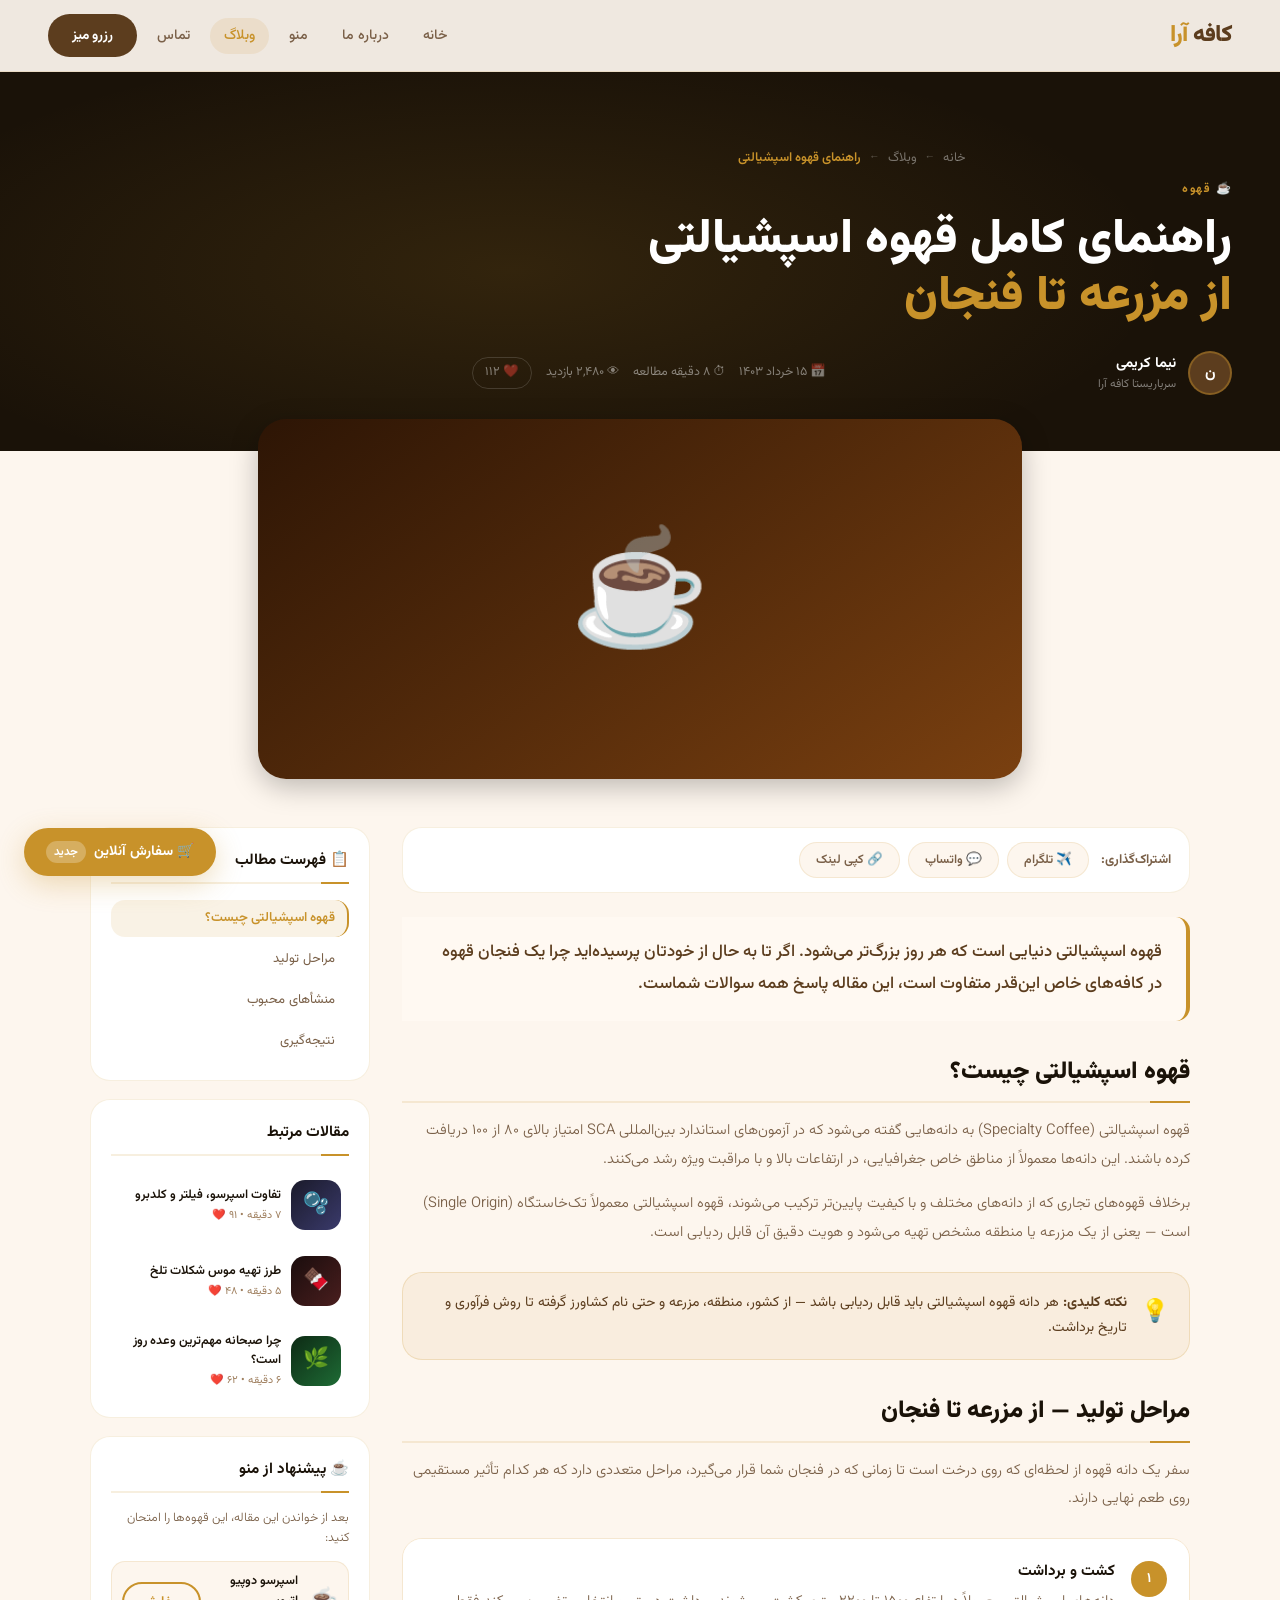
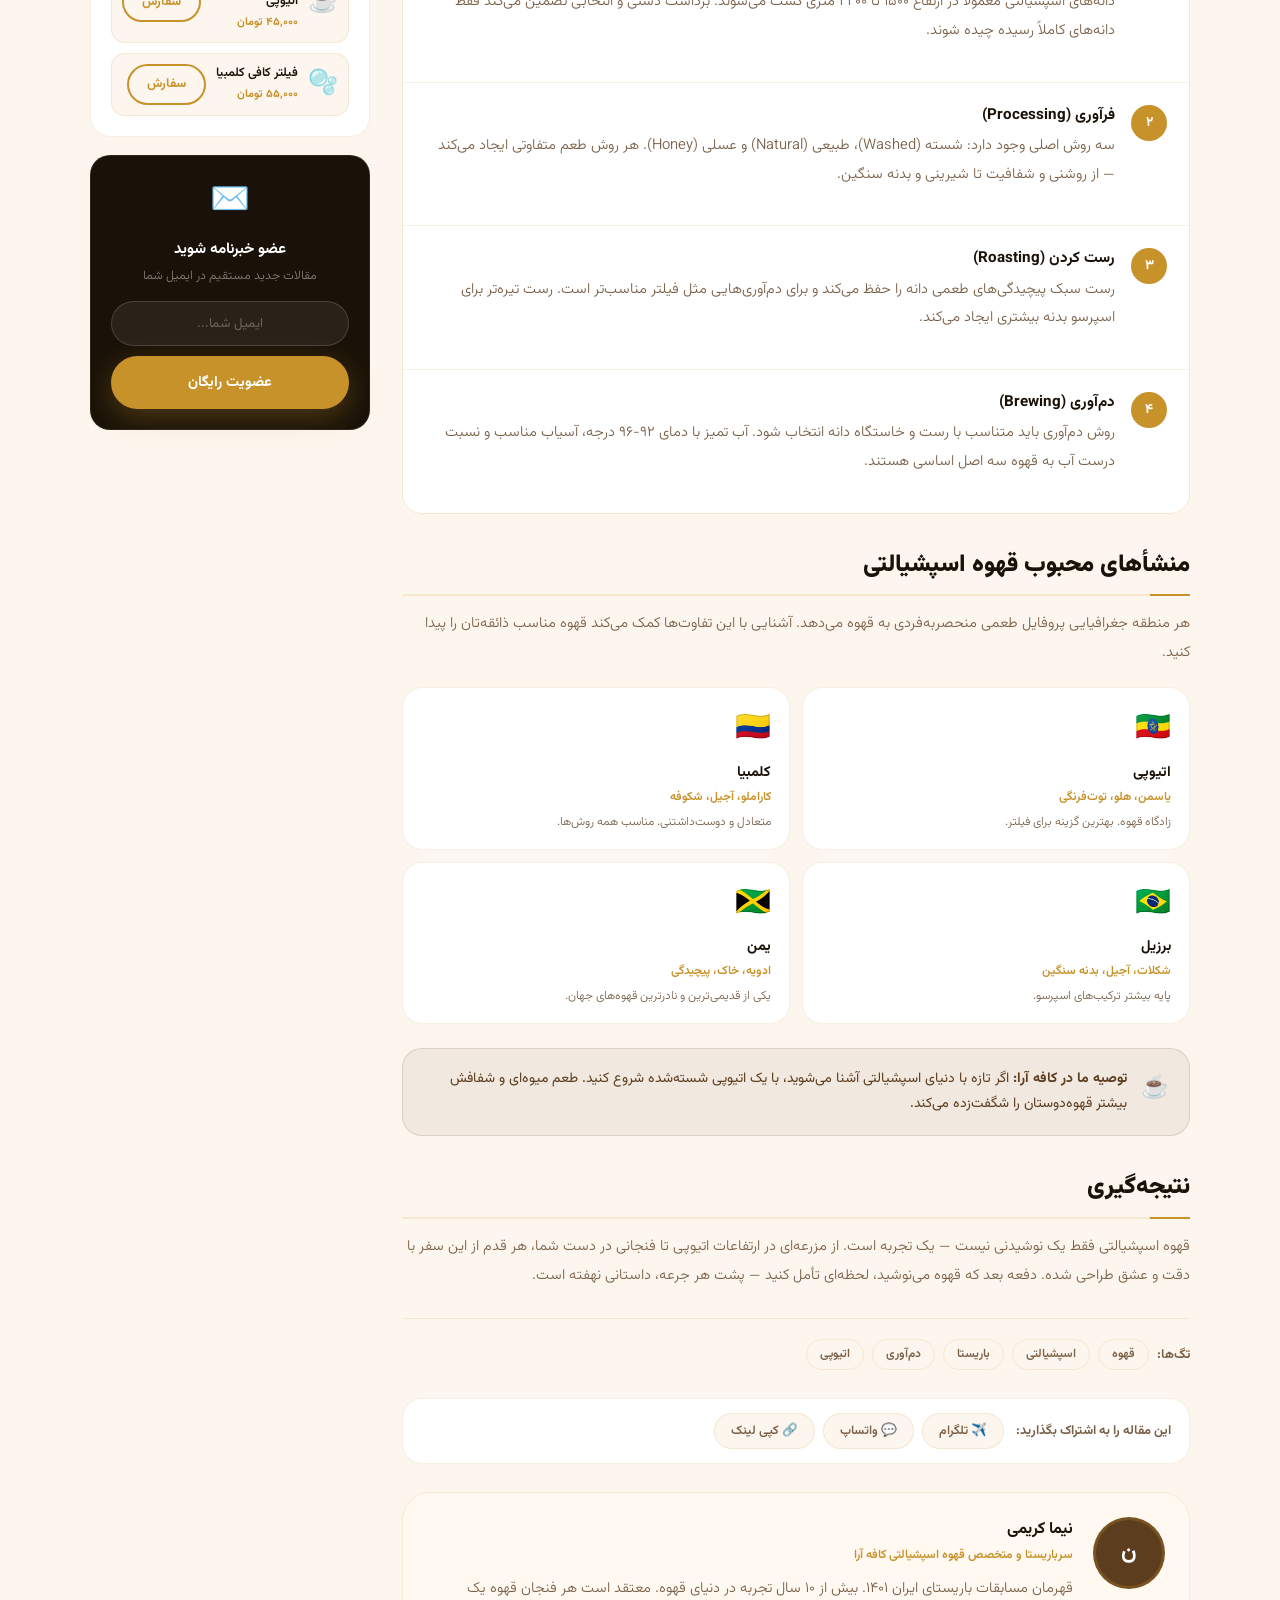
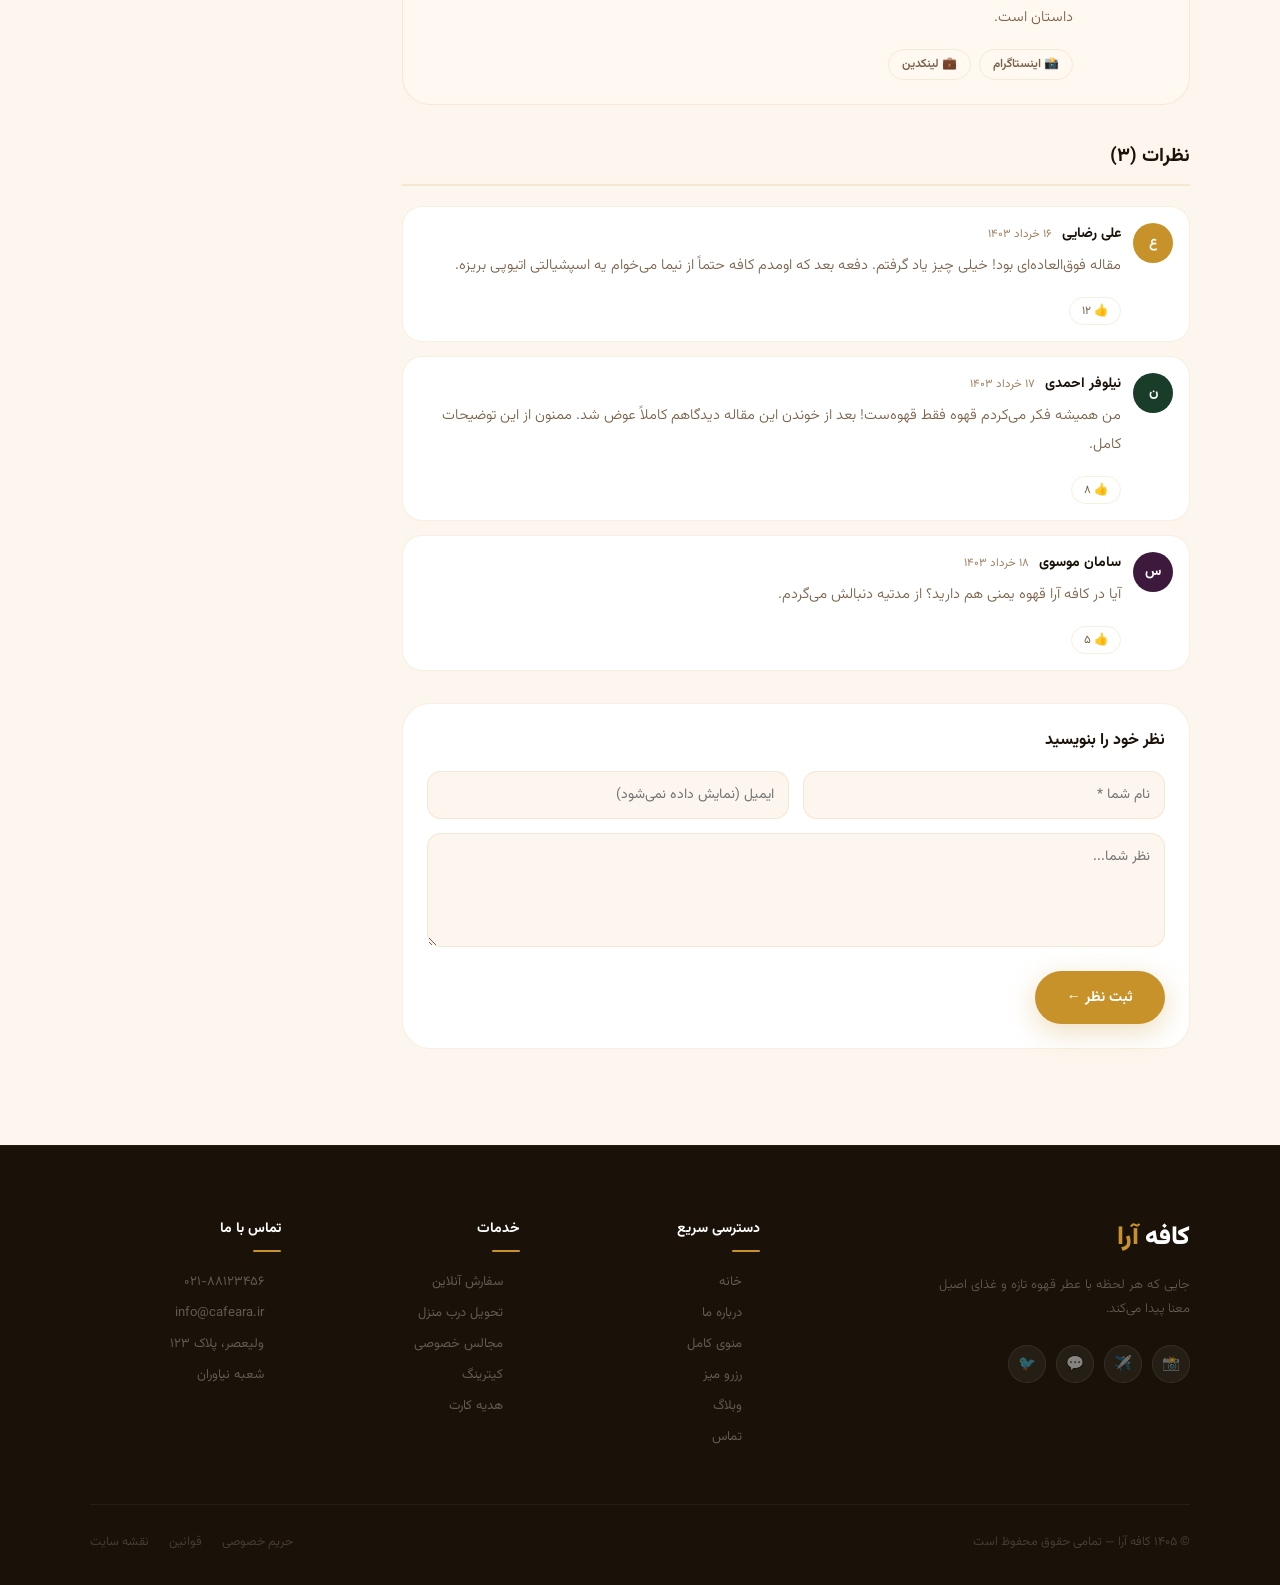
<file: blog-single.html>
<!DOCTYPE html>
<html lang="fa" dir="rtl">
<head>
  <meta charset="UTF-8">
  <meta name="viewport" content="width=device-width, initial-scale=1.0">
  <meta name="description" content="راهنمای کامل قهوه اسپشیالتی — از مزرعه تا فنجان | کافه آرا">
  <title>کافه آرا | راهنمای قهوه اسپشیالتی</title>
  <link rel="stylesheet" href="assets/css/style.css">
  <link rel="stylesheet" href="assets/css/blog.css">
</head>
<body>

  <!-- ══ ناوبار ══ -->
  <nav class="navbar">
    <a href="index.html" class="nav-logo">کافه <span>آرا</span></a>
    <ul class="nav-links">
      <li><a href="index.html">خانه</a></li>
      <li><a href="about.html">درباره ما</a></li>
      <li><a href="menu.html">منو</a></li>
      <li><a href="blog.html" class="active">وبلاگ</a></li>
      <li><a href="contact.html">تماس</a></li>
      <li><a href="reservation.html" class="nav-cta">رزرو میز</a></li>
    </ul>
    <button class="nav-toggle" aria-label="منو" aria-expanded="false">
      <span></span><span></span><span></span>
    </button>
  </nav>
  <div class="nav-mobile">
    <a href="index.html">خانه</a>
    <a href="about.html">درباره ما</a>
    <a href="menu.html">منو</a>
    <a href="blog.html" class="active">وبلاگ</a>
    <a href="contact.html">تماس</a>
    <a href="reservation.html">رزرو میز</a>
  </div>

  <main>

    <!-- ══ هدر مقاله ══ -->
    <div class="single-hero">
      <div class="sh-bg"></div>
      <div class="sh-content">
        <div class="breadcrumb">
          <a href="index.html">خانه</a><i>←</i>
          <a href="blog.html">وبلاگ</a><i>←</i>
          <span>راهنمای قهوه اسپشیالتی</span>
        </div>
        <div class="sh-cat">☕ قهوه</div>
        <h1 class="sh-title">راهنمای کامل قهوه اسپشیالتی<br><span>از مزرعه تا فنجان</span></h1>
        <div class="sh-meta">
          <div class="sh-author">
            <div class="sha-ava" style="background:#5c3d1e">ن</div>
            <div>
              <div class="sha-name">نیما کریمی</div>
              <div class="sha-role">سرباریستا کافه آرا</div>
            </div>
          </div>
          <div class="sh-stats">
            <span>📅 ۱۵ خرداد ۱۴۰۳</span>
            <span>⏱ ۸ دقیقه مطالعه</span>
            <span>👁 ۲,۴۸۰ بازدید</span>
            <span id="singleLikes" class="sh-like" data-liked="false">❤️ <span>۱۱۲</span></span>
          </div>
        </div>
      </div>
    </div>

    <!-- ══ تصویر اصلی ══ -->
    <div class="single-cover">
      <div class="sc-img">☕</div>
    </div>

    <!-- ══ محتوای مقاله ══ -->
    <section class="section single-section">
      <div class="container">
        <div class="single-layout">

          <!-- متن مقاله -->
          <article class="article-body">

            <!-- دکمه‌های اشتراک‌گذاری بالا -->
            <div class="share-bar share-top" data-reveal>
              <span class="sb-label">اشتراک‌گذاری:</span>
              <button class="sh-btn sh-telegram">✈️ تلگرام</button>
              <button class="sh-btn sh-whatsapp">💬 واتساپ</button>
              <button class="sh-btn sh-copy">🔗 کپی لینک</button>
            </div>

            <!-- چکیده -->
            <div class="article-lead" data-reveal>
              قهوه اسپشیالتی دنیایی است که هر روز بزرگ‌تر می‌شود. اگر تا به حال از خودتان پرسیده‌اید چرا یک فنجان قهوه در کافه‌های خاص این‌قدر متفاوت است، این مقاله پاسخ همه سوالات شماست.
            </div>

            <h2 data-reveal>قهوه اسپشیالتی چیست؟</h2>
            <p data-reveal>قهوه اسپشیالتی (Specialty Coffee) به دانه‌هایی گفته می‌شود که در آزمون‌های استاندارد بین‌المللی SCA امتیاز بالای ۸۰ از ۱۰۰ دریافت کرده باشند. این دانه‌ها معمولاً از مناطق خاص جغرافیایی، در ارتفاعات بالا و با مراقبت ویژه رشد می‌کنند.</p>
            <p data-reveal>برخلاف قهوه‌های تجاری که از دانه‌های مختلف و با کیفیت پایین‌تر ترکیب می‌شوند، قهوه اسپشیالتی معمولاً تک‌خاستگاه (Single Origin) است — یعنی از یک مزرعه یا منطقه مشخص تهیه می‌شود و هویت دقیق آن قابل ردیابی است.</p>

            <!-- بلوک اینفو -->
            <div class="info-block info-gold" data-reveal>
              <div class="ib-icon">💡</div>
              <div>
                <strong>نکته کلیدی:</strong> هر دانه قهوه اسپشیالتی باید قابل ردیابی باشد — از کشور، منطقه، مزرعه و حتی نام کشاورز گرفته تا روش فرآوری و تاریخ برداشت.
              </div>
            </div>

            <h2 data-reveal>مراحل تولید — از مزرعه تا فنجان</h2>
            <p data-reveal>سفر یک دانه قهوه از لحظه‌ای که روی درخت است تا زمانی که در فنجان شما قرار می‌گیرد، مراحل متعددی دارد که هر کدام تأثیر مستقیمی روی طعم نهایی دارند.</p>

            <!-- مراحل -->
            <div class="process-steps" data-reveal>
              <div class="ps-item">
                <div class="ps-num">۱</div>
                <div class="ps-content">
                  <div class="ps-title">کشت و برداشت</div>
                  <p class="ps-desc">دانه‌های اسپشیالتی معمولاً در ارتفاع ۱۵۰۰ تا ۲۲۰۰ متری کشت می‌شوند. برداشت دستی و انتخابی تضمین می‌کند فقط دانه‌های کاملاً رسیده چیده شوند.</p>
                </div>
              </div>
              <div class="ps-item">
                <div class="ps-num">۲</div>
                <div class="ps-content">
                  <div class="ps-title">فرآوری (Processing)</div>
                  <p class="ps-desc">سه روش اصلی وجود دارد: شسته (Washed)، طبیعی (Natural) و عسلی (Honey). هر روش طعم متفاوتی ایجاد می‌کند — از روشنی و شفافیت تا شیرینی و بدنه سنگین.</p>
                </div>
              </div>
              <div class="ps-item">
                <div class="ps-num">۳</div>
                <div class="ps-content">
                  <div class="ps-title">رست کردن (Roasting)</div>
                  <p class="ps-desc">رست سبک پیچیدگی‌های طعمی دانه را حفظ می‌کند و برای دم‌آوری‌هایی مثل فیلتر مناسب‌تر است. رست تیره‌تر برای اسپرسو بدنه بیشتری ایجاد می‌کند.</p>
                </div>
              </div>
              <div class="ps-item">
                <div class="ps-num">۴</div>
                <div class="ps-content">
                  <div class="ps-title">دم‌آوری (Brewing)</div>
                  <p class="ps-desc">روش دم‌آوری باید متناسب با رست و خاستگاه دانه انتخاب شود. آب تمیز با دمای ۹۲-۹۶ درجه، آسیاب مناسب و نسبت درست آب به قهوه سه اصل اساسی هستند.</p>
                </div>
              </div>
            </div>

            <h2 data-reveal>منشأهای محبوب قهوه اسپشیالتی</h2>
            <p data-reveal>هر منطقه جغرافیایی پروفایل طعمی منحصربه‌فردی به قهوه می‌دهد. آشنایی با این تفاوت‌ها کمک می‌کند قهوه مناسب ذائقه‌تان را پیدا کنید.</p>

            <!-- جدول منشأها -->
            <div class="origins-grid" data-reveal>
              <div class="og-item">
                <div class="og-flag">🇪🇹</div>
                <div class="og-name">اتیوپی</div>
                <div class="og-flavor">یاسمن، هلو، توت‌فرنگی</div>
                <div class="og-notes">زادگاه قهوه. بهترین گزینه برای فیلتر.</div>
              </div>
              <div class="og-item">
                <div class="og-flag">🇨🇴</div>
                <div class="og-name">کلمبیا</div>
                <div class="og-flavor">کاراملو، آجیل، شکوفه</div>
                <div class="og-notes">متعادل و دوست‌داشتنی. مناسب همه روش‌ها.</div>
              </div>
              <div class="og-item">
                <div class="og-flag">🇧🇷</div>
                <div class="og-name">برزیل</div>
                <div class="og-flavor">شکلات، آجیل، بدنه سنگین</div>
                <div class="og-notes">پایه بیشتر ترکیب‌های اسپرسو.</div>
              </div>
              <div class="og-item">
                <div class="og-flag">🇯🇲</div>
                <div class="og-name">یمن</div>
                <div class="og-flavor">ادویه، خاک، پیچیدگی</div>
                <div class="og-notes">یکی از قدیمی‌ترین و نادرترین قهوه‌های جهان.</div>
              </div>
            </div>

            <!-- بلوک هشدار -->
            <div class="info-block info-brown" data-reveal>
              <div class="ib-icon">☕</div>
              <div>
                <strong>توصیه ما در کافه آرا:</strong> اگر تازه با دنیای اسپشیالتی آشنا می‌شوید، با یک اتیوپی شسته‌شده شروع کنید. طعم میوه‌ای و شفافش بیشتر قهوه‌دوستان را شگفت‌زده می‌کند.
              </div>
            </div>

            <h2 data-reveal>نتیجه‌گیری</h2>
            <p data-reveal>قهوه اسپشیالتی فقط یک نوشیدنی نیست — یک تجربه است. از مزرعه‌ای در ارتفاعات اتیوپی تا فنجانی در دست شما، هر قدم از این سفر با دقت و عشق طراحی شده. دفعه بعد که قهوه می‌نوشید، لحظه‌ای تأمل کنید — پشت هر جرعه، داستانی نهفته است.</p>

            <!-- تگ‌ها -->
            <div class="article-tags" data-reveal>
              <span class="at-label">تگ‌ها:</span>
              <a href="#" class="tag">قهوه</a>
              <a href="#" class="tag">اسپشیالتی</a>
              <a href="#" class="tag">باریستا</a>
              <a href="#" class="tag">دم‌آوری</a>
              <a href="#" class="tag">اتیوپی</a>
            </div>

            <!-- اشتراک‌گذاری پایین -->
            <div class="share-bar share-bottom" data-reveal>
              <span class="sb-label">این مقاله را به اشتراک بگذارید:</span>
              <button class="sh-btn sh-telegram">✈️ تلگرام</button>
              <button class="sh-btn sh-whatsapp">💬 واتساپ</button>
              <button class="sh-btn sh-copy">🔗 کپی لینک</button>
            </div>

            <!-- نویسنده -->
            <div class="author-card" data-reveal>
              <div class="ac-ava" style="background:#5c3d1e">ن</div>
              <div class="ac-body">
                <div class="ac-name">نیما کریمی</div>
                <div class="ac-role">سرباریستا و متخصص قهوه اسپشیالتی کافه آرا</div>
                <p class="ac-bio">قهرمان مسابقات باریستای ایران ۱۴۰۱. بیش از ۱۰ سال تجربه در دنیای قهوه. معتقد است هر فنجان قهوه یک داستان است.</p>
                <div class="ac-social">
                  <a href="#" class="tag">📸 اینستاگرام</a>
                  <a href="#" class="tag">💼 لینکدین</a>
                </div>
              </div>
            </div>

            <!-- نظرات -->
            <div class="comments-section" data-reveal>
              <h3 class="cs-title">نظرات (<span id="commentCount">۳</span>)</h3>

              <div class="comments-list" id="commentsList">
                <div class="comment-item">
                  <div class="ci-ava" style="background:#c8922a">ع</div>
                  <div class="ci-body">
                    <div class="ci-header">
                      <span class="ci-name">علی رضایی</span>
                      <span class="ci-date">۱۶ خرداد ۱۴۰۳</span>
                    </div>
                    <p class="ci-text">مقاله فوق‌العاده‌ای بود! خیلی چیز یاد گرفتم. دفعه بعد که اومدم کافه حتماً از نیما می‌خوام یه اسپشیالتی اتیوپی بریزه.</p>
                    <button class="ci-like">👍 ۱۲</button>
                  </div>
                </div>
                <div class="comment-item">
                  <div class="ci-ava" style="background:#1a3d2a">ن</div>
                  <div class="ci-body">
                    <div class="ci-header">
                      <span class="ci-name">نیلوفر احمدی</span>
                      <span class="ci-date">۱۷ خرداد ۱۴۰۳</span>
                    </div>
                    <p class="ci-text">من همیشه فکر می‌کردم قهوه فقط قهوه‌ست! بعد از خوندن این مقاله دیدگاهم کاملاً عوض شد. ممنون از این توضیحات کامل.</p>
                    <button class="ci-like">👍 ۸</button>
                  </div>
                </div>
                <div class="comment-item">
                  <div class="ci-ava" style="background:#3d1a3d">س</div>
                  <div class="ci-body">
                    <div class="ci-header">
                      <span class="ci-name">سامان موسوی</span>
                      <span class="ci-date">۱۸ خرداد ۱۴۰۳</span>
                    </div>
                    <p class="ci-text">آیا در کافه آرا قهوه یمنی هم دارید؟ از مدتیه دنبالش می‌گردم.</p>
                    <button class="ci-like">👍 ۵</button>
                  </div>
                </div>
              </div>

              <!-- فرم نظر جدید -->
              <div class="comment-form">
                <h4>نظر خود را بنویسید</h4>
                <div class="cf-row-2" style="display:grid;grid-template-columns:1fr 1fr;gap:14px">
                  <div class="cfg">
                    <input type="text" id="cm-name" placeholder="نام شما *">
                  </div>
                  <div class="cfg">
                    <input type="email" id="cm-email" placeholder="ایمیل (نمایش داده نمی‌شود)">
                  </div>
                </div>
                <div class="cfg">
                  <textarea id="cm-text" rows="4" placeholder="نظر شما..."></textarea>
                </div>
                <button id="cmSubmit" class="btn btn-primary">ثبت نظر ←</button>
              </div>
            </div>

          </article>

          <!-- سایدبار -->
          <aside class="single-sidebar">

            <!-- فهرست مطالب -->
            <div class="sb-card sb-toc" data-reveal>
              <h3 class="sb-title">📋 فهرست مطالب</h3>
              <ul class="toc-list">
                <li><a href="#" class="toc-link active">قهوه اسپشیالتی چیست؟</a></li>
                <li><a href="#" class="toc-link">مراحل تولید</a></li>
                <li><a href="#" class="toc-link">منشأهای محبوب</a></li>
                <li><a href="#" class="toc-link">نتیجه‌گیری</a></li>
              </ul>
            </div>

            <!-- مقالات مرتبط -->
            <div class="sb-card" data-reveal data-delay="80">
              <h3 class="sb-title">مقالات مرتبط</h3>
              <div class="related-posts">
                <a href="blog-single.html" class="rp-item">
                  <div class="rp-img rpi-1">🫧</div>
                  <div class="rp-body">
                    <div class="rp-title">تفاوت اسپرسو، فیلتر و کلد‌برو</div>
                    <div class="rp-meta">۷ دقیقه • ۹۱ ❤️</div>
                  </div>
                </a>
                <a href="blog-single.html" class="rp-item">
                  <div class="rp-img rpi-2">🍫</div>
                  <div class="rp-body">
                    <div class="rp-title">طرز تهیه موس شکلات تلخ</div>
                    <div class="rp-meta">۵ دقیقه • ۴۸ ❤️</div>
                  </div>
                </a>
                <a href="blog-single.html" class="rp-item">
                  <div class="rp-img rpi-3">🌿</div>
                  <div class="rp-body">
                    <div class="rp-title">چرا صبحانه مهم‌ترین وعده روز است؟</div>
                    <div class="rp-meta">۶ دقیقه • ۶۲ ❤️</div>
                  </div>
                </a>
              </div>
            </div>

            <!-- پیشنهاد از منو -->
            <div class="sb-card sb-menu-suggest" data-reveal data-delay="160">
              <h3 class="sb-title">☕ پیشنهاد از منو</h3>
              <p class="sms-desc">بعد از خواندن این مقاله، این قهوه‌ها را امتحان کنید:</p>
              <div class="sms-items">
                <div class="sms-item">
                  <span class="sms-emoji">☕</span>
                  <div>
                    <div class="sms-name">اسپرسو دوپیو اتیوپی</div>
                    <div class="sms-price">۴۵,۰۰۰ تومان</div>
                  </div>
                  <a href="menu.html" class="btn btn-sm btn-outline">سفارش</a>
                </div>
                <div class="sms-item">
                  <span class="sms-emoji">🫧</span>
                  <div>
                    <div class="sms-name">فیلتر کافی کلمبیا</div>
                    <div class="sms-price">۵۵,۰۰۰ تومان</div>
                  </div>
                  <a href="menu.html" class="btn btn-sm btn-outline">سفارش</a>
                </div>
              </div>
            </div>

            <!-- خبرنامه -->
            <div class="sb-card sb-newsletter" data-reveal data-delay="240">
              <div class="sbn-icon">✉️</div>
              <h3>عضو خبرنامه شوید</h3>
              <p>مقالات جدید مستقیم در ایمیل شما</p>
              <input type="email" id="sbEmailSingle" placeholder="ایمیل شما...">
              <button id="sbSubBtnSingle" class="btn btn-primary" style="width:100%;justify-content:center;margin-top:10px">عضویت رایگان</button>
            </div>

          </aside>

        </div>
      </div>
    </section>

  </main>

  <!-- ══ فوتر ══ -->
  <footer class="footer">
    <div class="footer-top">
      <div class="footer-brand">
        <span class="f-logo">کافه <span>آرا</span></span>
        <p>جایی که هر لحظه با عطر قهوه تازه و غذای اصیل معنا پیدا می‌کند.</p>
        <div class="footer-social">
          <a href="#" class="f-soc">📸</a><a href="#" class="f-soc">✈️</a>
          <a href="#" class="f-soc">💬</a><a href="#" class="f-soc">🐦</a>
        </div>
      </div>
      <div class="footer-col"><h4>دسترسی سریع</h4><ul>
        <li><a href="index.html">خانه</a></li><li><a href="about.html">درباره ما</a></li>
        <li><a href="menu.html">منوی کامل</a></li><li><a href="reservation.html">رزرو میز</a></li>
        <li><a href="blog.html">وبلاگ</a></li><li><a href="contact.html">تماس</a></li>
      </ul></div>
      <div class="footer-col"><h4>خدمات</h4><ul>
        <li><a href="#">سفارش آنلاین</a></li><li><a href="#">تحویل درب منزل</a></li>
        <li><a href="#">مجالس خصوصی</a></li><li><a href="#">کیترینگ</a></li>
        <li><a href="#">هدیه کارت</a></li>
      </ul></div>
      <div class="footer-col"><h4>تماس با ما</h4><ul>
        <li><a href="tel:02188123456">۰۲۱-۸۸۱۲۳۴۵۶</a></li>
        <li><a href="mailto:info@cafeara.ir">info@cafeara.ir</a></li>
        <li><a href="contact.html">ولیعصر، پلاک ۱۲۳</a></li>
        <li><a href="contact.html">شعبه نیاوران</a></li>
      </ul></div>
    </div>
    <div class="footer-bottom">
      <p>© <span id="currentYear">۱۴۰۳</span> کافه آرا — تمامی حقوق محفوظ است</p>
      <div class="footer-bottom-links">
        <a href="#">حریم خصوصی</a><a href="#">قوانین</a><a href="#">نقشه سایت</a>
      </div>
    </div>
  </footer>

  <button class="float-btn" onclick="location.href='menu.html'">
    🛒 سفارش آنلاین <span class="fb-badge">جدید</span>
  </button>
  <button id="backToTop" style="position:fixed;bottom:24px;right:24px;width:44px;height:44px;border-radius:50%;background:var(--brown);color:#fff;border:none;font-size:1.1rem;z-index:500;opacity:0;transition:all .3s;box-shadow:var(--shadow-dark)">↑</button>

  <script src="assets/js/main.js"></script>
  <script src="assets/js/blog.js"></script>
</body>
</html>
</file>
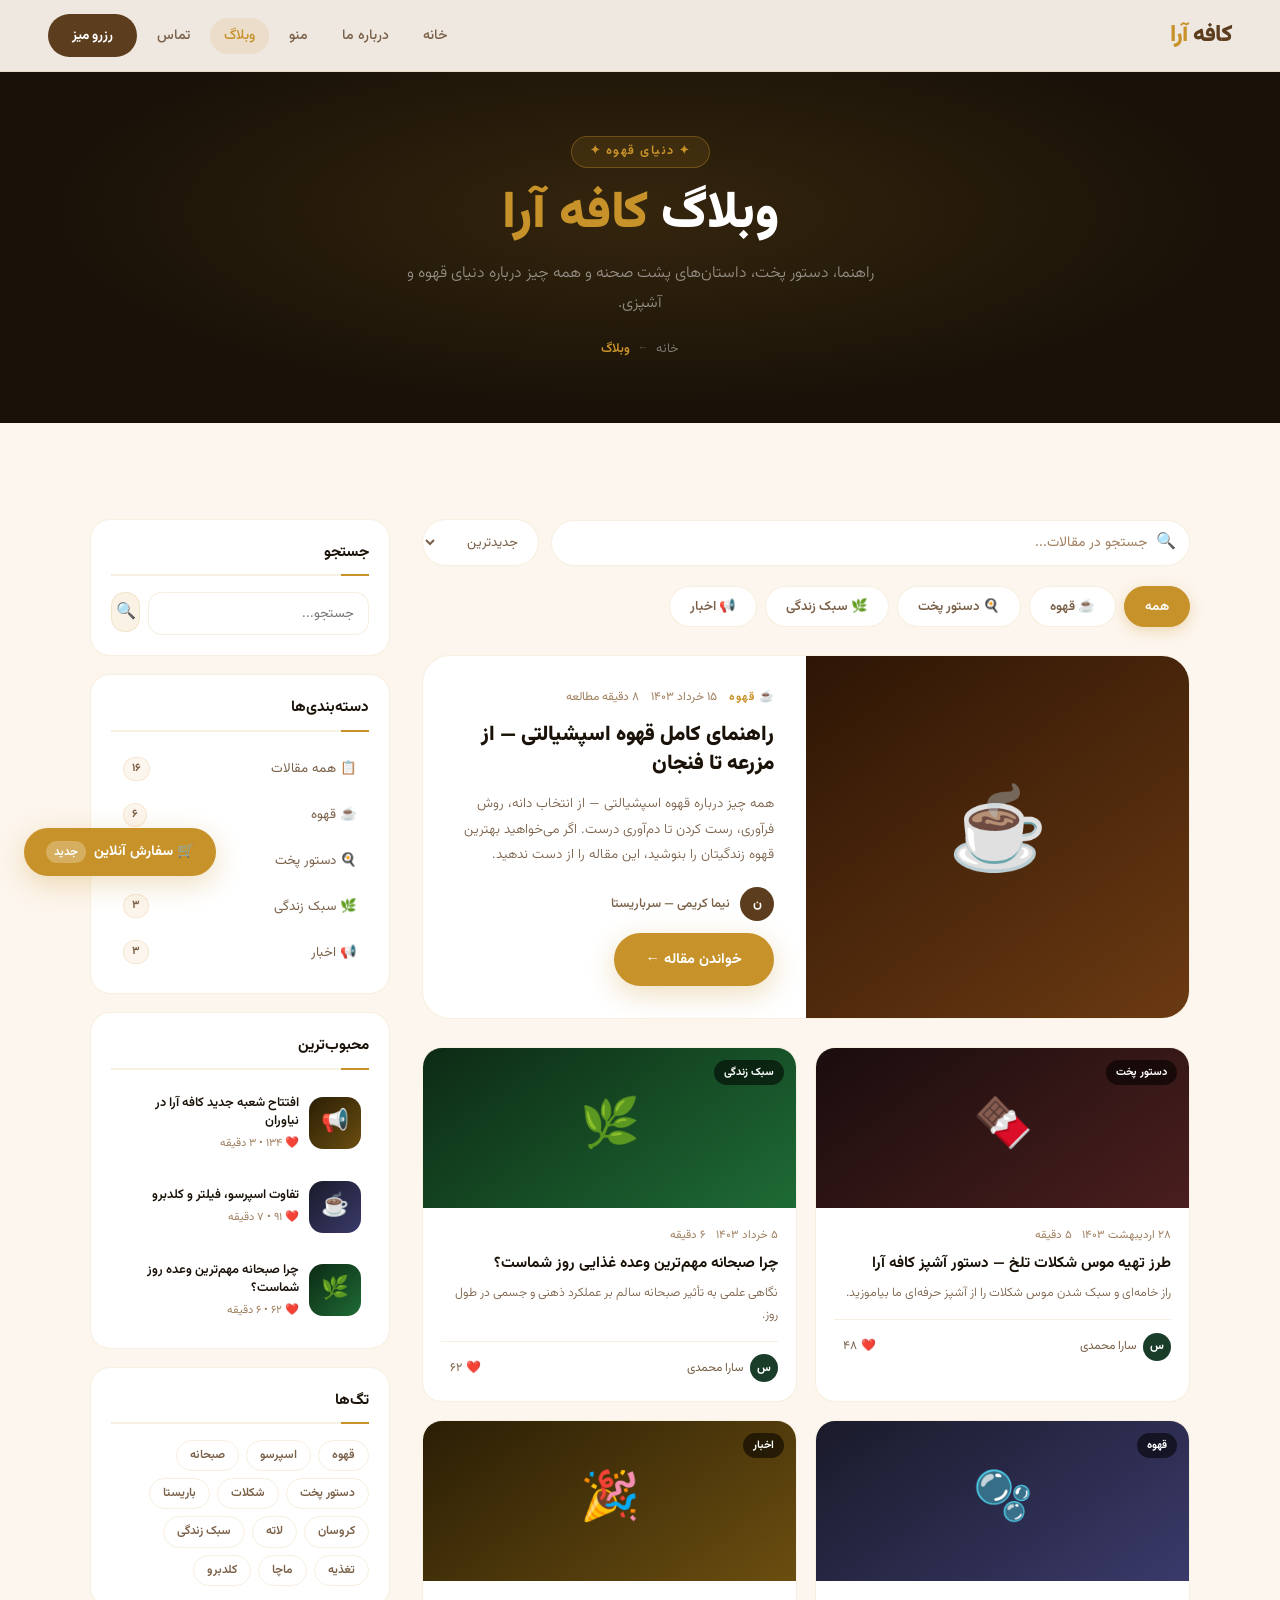
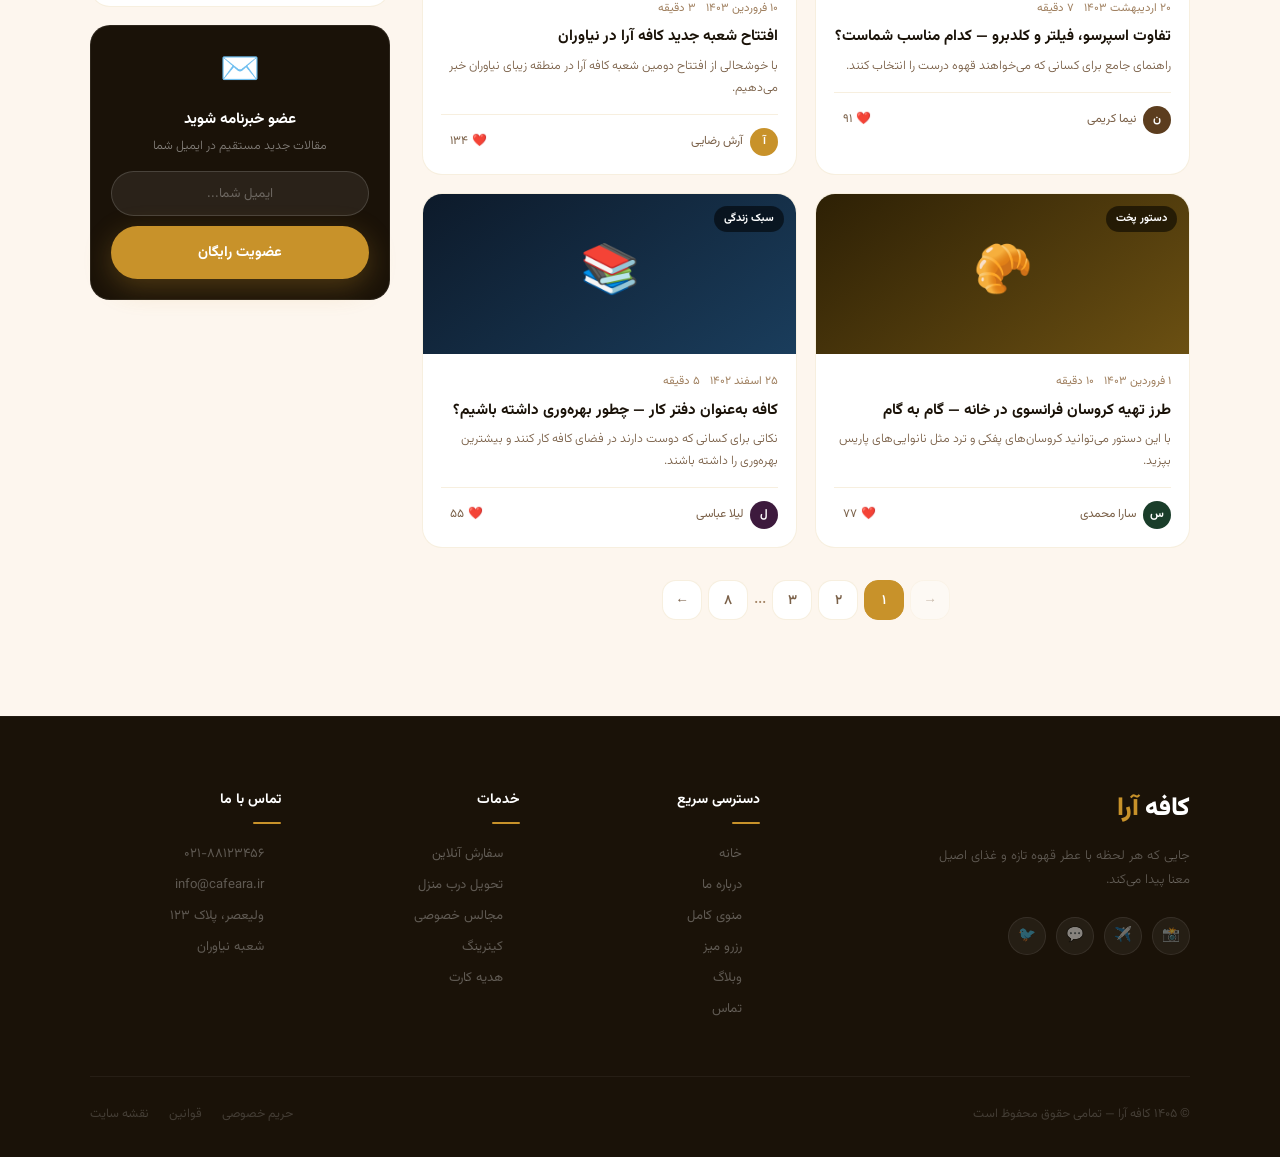
<file: blog.html>
<!DOCTYPE html>
<html lang="fa" dir="rtl">
<head>
  <meta charset="UTF-8">
  <meta name="viewport" content="width=device-width, initial-scale=1.0">
  <meta name="description" content="وبلاگ کافه آرا — مقالات قهوه، دستور پخت و سبک زندگی">
  <title>کافه آرا | وبلاگ</title>
  <link rel="stylesheet" href="assets/css/style.css">
  <link rel="stylesheet" href="assets/css/blog.css">
</head>
<body>

  <!-- ══ ناوبار ══ -->
  <nav class="navbar">
    <a href="index.html" class="nav-logo">کافه <span>آرا</span></a>
    <ul class="nav-links">
      <li><a href="index.html">خانه</a></li>
      <li><a href="about.html">درباره ما</a></li>
      <li><a href="menu.html">منو</a></li>
      <li><a href="blog.html" class="active">وبلاگ</a></li>
      <li><a href="contact.html">تماس</a></li>
      <li><a href="reservation.html" class="nav-cta">رزرو میز</a></li>
    </ul>
    <button class="nav-toggle" aria-label="منو" aria-expanded="false">
      <span></span><span></span><span></span>
    </button>
  </nav>
  <div class="nav-mobile">
    <a href="index.html">خانه</a>
    <a href="about.html">درباره ما</a>
    <a href="menu.html">منو</a>
    <a href="blog.html" class="active">وبلاگ</a>
    <a href="contact.html">تماس</a>
    <a href="reservation.html">رزرو میز</a>
  </div>

  <main>

    <!-- ══ هدر ══ -->
    <div class="page-hero">
      <div class="page-hero-content">
        <div class="badge">✦ دنیای قهوه ✦</div>
        <h1>وبلاگ <span>کافه آرا</span></h1>
        <p>راهنما، دستور پخت، داستان‌های پشت صحنه و همه چیز درباره دنیای قهوه و آشپزی.</p>
        <div class="breadcrumb">
          <a href="index.html">خانه</a><i>←</i><span>وبلاگ</span>
        </div>
      </div>
    </div>

    <!-- ══ محتوای اصلی ══ -->
    <section class="section blog-section">
      <div class="container">
        <div class="blog-layout">

          <!-- مقالات -->
          <div class="blog-main">

            <!-- سرچ + فیلتر -->
            <div class="blog-controls" data-reveal>
              <div class="bs-search">
                <span class="bs-icon">🔍</span>
                <input type="text" id="blogSearch" placeholder="جستجو در مقالات...">
              </div>
              <div class="bs-sort">
                <select id="blogSort">
                  <option value="newest">جدیدترین</option>
                  <option value="oldest">قدیمی‌ترین</option>
                  <option value="popular">محبوب‌ترین</option>
                </select>
              </div>
            </div>

            <!-- تب دسته‌بندی -->
            <div class="blog-cats" data-reveal data-delay="60">
              <button class="bc-tab active" data-cat="all">همه</button>
              <button class="bc-tab" data-cat="coffee">☕ قهوه</button>
              <button class="bc-tab" data-cat="recipe">🍳 دستور پخت</button>
              <button class="bc-tab" data-cat="lifestyle">🌿 سبک زندگی</button>
              <button class="bc-tab" data-cat="news">📢 اخبار</button>
            </div>

            <!-- مقاله ویژه -->
            <div class="featured-post" data-cat="coffee" data-reveal data-delay="80">
              <div class="fp-img fi-1">☕</div>
              <div class="fp-body">
                <div class="fp-meta">
                  <span class="fp-cat">☕ قهوه</span>
                  <span class="fp-date">۱۵ خرداد ۱۴۰۳</span>
                  <span class="fp-read">۸ دقیقه مطالعه</span>
                </div>
                <h2 class="fp-title">راهنمای کامل قهوه اسپشیالتی — از مزرعه تا فنجان</h2>
                <p class="fp-desc">همه چیز درباره قهوه اسپشیالتی — از انتخاب دانه، روش فرآوری، رست کردن تا دم‌آوری درست. اگر می‌خواهید بهترین قهوه زندگیتان را بنوشید، این مقاله را از دست ندهید.</p>
                <div class="fp-footer">
                  <div class="fp-author">
                    <div class="fpa-ava" style="background:#5c3d1e">ن</div>
                    <span>نیما کریمی — سرباریستا</span>
                  </div>
                  <a href="blog-single.html" class="btn btn-primary">خواندن مقاله ←</a>
                </div>
              </div>
            </div>

            <!-- گرید مقالات -->
            <div class="posts-grid" id="postsGrid">

              <article class="post-card" data-cat="recipe" data-reveal>
                <a href="blog-single.html" class="pc-img-wrap">
                  <div class="pc-img pi-1">🍫</div>
                  <span class="pc-cat">دستور پخت</span>
                </a>
                <div class="pc-body">
                  <div class="pc-meta"><span>۲۸ اردیبهشت ۱۴۰۳</span><span>۵ دقیقه</span></div>
                  <h3 class="pc-title">طرز تهیه موس شکلات تلخ — دستور آشپز کافه آرا</h3>
                  <p class="pc-desc">راز خامه‌ای و سبک شدن موس شکلات را از آشپز حرفه‌ای ما بیاموزید.</p>
                  <div class="pc-footer">
                    <div class="pc-author">
                      <div class="pca-ava" style="background:#1a3d2a">س</div>
                      <span>سارا محمدی</span>
                    </div>
                    <div class="pc-likes" data-likes="48"><span>❤️</span><span class="likes-count">۴۸</span></div>
                  </div>
                </div>
              </article>

              <article class="post-card" data-cat="lifestyle" data-reveal data-delay="60">
                <a href="blog-single.html" class="pc-img-wrap">
                  <div class="pc-img pi-2">🌿</div>
                  <span class="pc-cat">سبک زندگی</span>
                </a>
                <div class="pc-body">
                  <div class="pc-meta"><span>۵ خرداد ۱۴۰۳</span><span>۶ دقیقه</span></div>
                  <h3 class="pc-title">چرا صبحانه مهم‌ترین وعده غذایی روز شماست؟</h3>
                  <p class="pc-desc">نگاهی علمی به تأثیر صبحانه سالم بر عملکرد ذهنی و جسمی در طول روز.</p>
                  <div class="pc-footer">
                    <div class="pc-author">
                      <div class="pca-ava" style="background:#1a3d2a">س</div>
                      <span>سارا محمدی</span>
                    </div>
                    <div class="pc-likes" data-likes="62"><span>❤️</span><span class="likes-count">۶۲</span></div>
                  </div>
                </div>
              </article>

              <article class="post-card" data-cat="coffee" data-reveal data-delay="120">
                <a href="blog-single.html" class="pc-img-wrap">
                  <div class="pc-img pi-3">🫧</div>
                  <span class="pc-cat">قهوه</span>
                </a>
                <div class="pc-body">
                  <div class="pc-meta"><span>۲۰ اردیبهشت ۱۴۰۳</span><span>۷ دقیقه</span></div>
                  <h3 class="pc-title">تفاوت اسپرسو، فیلتر و کلد‌برو — کدام مناسب شماست؟</h3>
                  <p class="pc-desc">راهنمای جامع برای کسانی که می‌خواهند قهوه درست را انتخاب کنند.</p>
                  <div class="pc-footer">
                    <div class="pc-author">
                      <div class="pca-ava" style="background:#5c3d1e">ن</div>
                      <span>نیما کریمی</span>
                    </div>
                    <div class="pc-likes" data-likes="91"><span>❤️</span><span class="likes-count">۹۱</span></div>
                  </div>
                </div>
              </article>

              <article class="post-card" data-cat="news" data-reveal data-delay="0">
                <a href="blog-single.html" class="pc-img-wrap">
                  <div class="pc-img pi-4">🎉</div>
                  <span class="pc-cat">اخبار</span>
                </a>
                <div class="pc-body">
                  <div class="pc-meta"><span>۱۰ فروردین ۱۴۰۳</span><span>۳ دقیقه</span></div>
                  <h3 class="pc-title">افتتاح شعبه جدید کافه آرا در نیاوران</h3>
                  <p class="pc-desc">با خوشحالی از افتتاح دومین شعبه کافه آرا در منطقه زیبای نیاوران خبر می‌دهیم.</p>
                  <div class="pc-footer">
                    <div class="pc-author">
                      <div class="pca-ava" style="background:#c8922a">آ</div>
                      <span>آرش رضایی</span>
                    </div>
                    <div class="pc-likes" data-likes="134"><span>❤️</span><span class="likes-count">۱۳۴</span></div>
                  </div>
                </div>
              </article>

              <article class="post-card" data-cat="recipe" data-reveal data-delay="60">
                <a href="blog-single.html" class="pc-img-wrap">
                  <div class="pc-img pi-5">🥐</div>
                  <span class="pc-cat">دستور پخت</span>
                </a>
                <div class="pc-body">
                  <div class="pc-meta"><span>۱ فروردین ۱۴۰۳</span><span>۱۰ دقیقه</span></div>
                  <h3 class="pc-title">طرز تهیه کروسان فرانسوی در خانه — گام به گام</h3>
                  <p class="pc-desc">با این دستور می‌توانید کروسان‌های پفکی و ترد مثل نانوایی‌های پاریس بپزید.</p>
                  <div class="pc-footer">
                    <div class="pc-author">
                      <div class="pca-ava" style="background:#1a3d2a">س</div>
                      <span>سارا محمدی</span>
                    </div>
                    <div class="pc-likes" data-likes="77"><span>❤️</span><span class="likes-count">۷۷</span></div>
                  </div>
                </div>
              </article>

              <article class="post-card" data-cat="lifestyle" data-reveal data-delay="120">
                <a href="blog-single.html" class="pc-img-wrap">
                  <div class="pc-img pi-6">📚</div>
                  <span class="pc-cat">سبک زندگی</span>
                </a>
                <div class="pc-body">
                  <div class="pc-meta"><span>۲۵ اسفند ۱۴۰۲</span><span>۵ دقیقه</span></div>
                  <h3 class="pc-title">کافه به‌عنوان دفتر کار — چطور بهره‌وری داشته باشیم؟</h3>
                  <p class="pc-desc">نکاتی برای کسانی که دوست دارند در فضای کافه کار کنند و بیشترین بهره‌وری را داشته باشند.</p>
                  <div class="pc-footer">
                    <div class="pc-author">
                      <div class="pca-ava" style="background:#3d1a3d">ل</div>
                      <span>لیلا عباسی</span>
                    </div>
                    <div class="pc-likes" data-likes="55"><span>❤️</span><span class="likes-count">۵۵</span></div>
                  </div>
                </div>
              </article>

            </div><!-- /posts-grid -->

            <!-- پیام خالی -->
            <div class="blog-empty" id="blogEmpty" style="display:none">
              <div class="be-icon">🔍</div>
              <div class="be-title">مقاله‌ای یافت نشد</div>
              <div class="be-desc">دسته‌بندی دیگری امتحان کنید یا جستجو را تغییر دهید.</div>
            </div>

            <!-- پیجینیشن -->
            <div class="pagination" data-reveal>
              <button class="pg-btn pg-prev" disabled>→</button>
              <button class="pg-btn pg-num active">۱</button>
              <button class="pg-btn pg-num">۲</button>
              <button class="pg-btn pg-num">۳</button>
              <span class="pg-dots">...</span>
              <button class="pg-btn pg-num">۸</button>
              <button class="pg-btn pg-next">←</button>
            </div>

          </div><!-- /blog-main -->

          <!-- سایدبار -->
          <aside class="blog-sidebar">

            <!-- جستجو -->
            <div class="sb-card" data-reveal>
              <h3 class="sb-title">جستجو</h3>
              <div class="sb-search">
                <input type="text" id="sbSearch" placeholder="جستجو...">
                <button id="sbSearchBtn">🔍</button>
              </div>
            </div>

            <!-- دسته‌بندی‌ها -->
            <div class="sb-card" data-reveal data-delay="60">
              <h3 class="sb-title">دسته‌بندی‌ها</h3>
              <ul class="sb-cats">
                <li><a href="#" data-cat="all"><span>📋 همه مقالات</span><span class="sc-count">۱۶</span></a></li>
                <li><a href="#" data-cat="coffee"><span>☕ قهوه</span><span class="sc-count">۶</span></a></li>
                <li><a href="#" data-cat="recipe"><span>🍳 دستور پخت</span><span class="sc-count">۴</span></a></li>
                <li><a href="#" data-cat="lifestyle"><span>🌿 سبک زندگی</span><span class="sc-count">۳</span></a></li>
                <li><a href="#" data-cat="news"><span>📢 اخبار</span><span class="sc-count">۳</span></a></li>
              </ul>
            </div>

            <!-- محبوب‌ترین -->
            <div class="sb-card" data-reveal data-delay="120">
              <h3 class="sb-title">محبوب‌ترین</h3>
              <div class="popular-posts">
                <a href="blog-single.html" class="pp-item">
                  <div class="pp-img pp-i1">📢</div>
                  <div class="pp-body">
                    <div class="pp-title">افتتاح شعبه جدید کافه آرا در نیاوران</div>
                    <div class="pp-meta">❤️ ۱۳۴ • ۳ دقیقه</div>
                  </div>
                </a>
                <a href="blog-single.html" class="pp-item">
                  <div class="pp-img pp-i2">☕</div>
                  <div class="pp-body">
                    <div class="pp-title">تفاوت اسپرسو، فیلتر و کلد‌برو</div>
                    <div class="pp-meta">❤️ ۹۱ • ۷ دقیقه</div>
                  </div>
                </a>
                <a href="blog-single.html" class="pp-item">
                  <div class="pp-img pp-i3">🌿</div>
                  <div class="pp-body">
                    <div class="pp-title">چرا صبحانه مهم‌ترین وعده روز شماست؟</div>
                    <div class="pp-meta">❤️ ۶۲ • ۶ دقیقه</div>
                  </div>
                </a>
              </div>
            </div>

            <!-- تگ‌ها -->
            <div class="sb-card" data-reveal data-delay="180">
              <h3 class="sb-title">تگ‌ها</h3>
              <div class="tags-cloud">
                <a href="#" class="tag">قهوه</a><a href="#" class="tag">اسپرسو</a>
                <a href="#" class="tag">صبحانه</a><a href="#" class="tag">دستور پخت</a>
                <a href="#" class="tag">شکلات</a><a href="#" class="tag">باریستا</a>
                <a href="#" class="tag">کروسان</a><a href="#" class="tag">لاته</a>
                <a href="#" class="tag">سبک زندگی</a><a href="#" class="tag">تغذیه</a>
                <a href="#" class="tag">ماچا</a><a href="#" class="tag">کلد‌برو</a>
              </div>
            </div>

            <!-- خبرنامه -->
            <div class="sb-card sb-newsletter" data-reveal data-delay="240">
              <div class="sbn-icon">✉️</div>
              <h3>عضو خبرنامه شوید</h3>
              <p>مقالات جدید مستقیم در ایمیل شما</p>
              <input type="email" id="sbEmail" placeholder="ایمیل شما...">
              <button id="sbSubBtn" class="btn btn-primary" style="width:100%;justify-content:center;margin-top:10px">
                عضویت رایگان
              </button>
            </div>

          </aside>

        </div>
      </div>
    </section>

  </main>

  <!-- ══ فوتر ══ -->
  <footer class="footer">
    <div class="footer-top">
      <div class="footer-brand">
        <span class="f-logo">کافه <span>آرا</span></span>
        <p>جایی که هر لحظه با عطر قهوه تازه و غذای اصیل معنا پیدا می‌کند.</p>
        <div class="footer-social">
          <a href="#" class="f-soc">📸</a><a href="#" class="f-soc">✈️</a>
          <a href="#" class="f-soc">💬</a><a href="#" class="f-soc">🐦</a>
        </div>
      </div>
      <div class="footer-col"><h4>دسترسی سریع</h4><ul>
        <li><a href="index.html">خانه</a></li><li><a href="about.html">درباره ما</a></li>
        <li><a href="menu.html">منوی کامل</a></li><li><a href="reservation.html">رزرو میز</a></li>
        <li><a href="blog.html">وبلاگ</a></li><li><a href="contact.html">تماس</a></li>
      </ul></div>
      <div class="footer-col"><h4>خدمات</h4><ul>
        <li><a href="#">سفارش آنلاین</a></li><li><a href="#">تحویل درب منزل</a></li>
        <li><a href="#">مجالس خصوصی</a></li><li><a href="#">کیترینگ</a></li>
        <li><a href="#">هدیه کارت</a></li>
      </ul></div>
      <div class="footer-col"><h4>تماس با ما</h4><ul>
        <li><a href="tel:02188123456">۰۲۱-۸۸۱۲۳۴۵۶</a></li>
        <li><a href="mailto:info@cafeara.ir">info@cafeara.ir</a></li>
        <li><a href="contact.html">ولیعصر، پلاک ۱۲۳</a></li>
        <li><a href="contact.html">شعبه نیاوران</a></li>
      </ul></div>
    </div>
    <div class="footer-bottom">
      <p>© <span id="currentYear">۱۴۰۳</span> کافه آرا — تمامی حقوق محفوظ است</p>
      <div class="footer-bottom-links">
        <a href="#">حریم خصوصی</a><a href="#">قوانین</a><a href="#">نقشه سایت</a>
      </div>
    </div>
  </footer>

  <button class="float-btn" onclick="location.href='menu.html'">
    🛒 سفارش آنلاین <span class="fb-badge">جدید</span>
  </button>
  <button id="backToTop" style="position:fixed;bottom:24px;right:24px;width:44px;height:44px;border-radius:50%;background:var(--brown);color:#fff;border:none;font-size:1.1rem;z-index:500;opacity:0;transition:all .3s;box-shadow:var(--shadow-dark)">↑</button>

  <script src="assets/js/main.js"></script>
  <script src="assets/js/blog.js"></script>
</body>
</html>
</file>
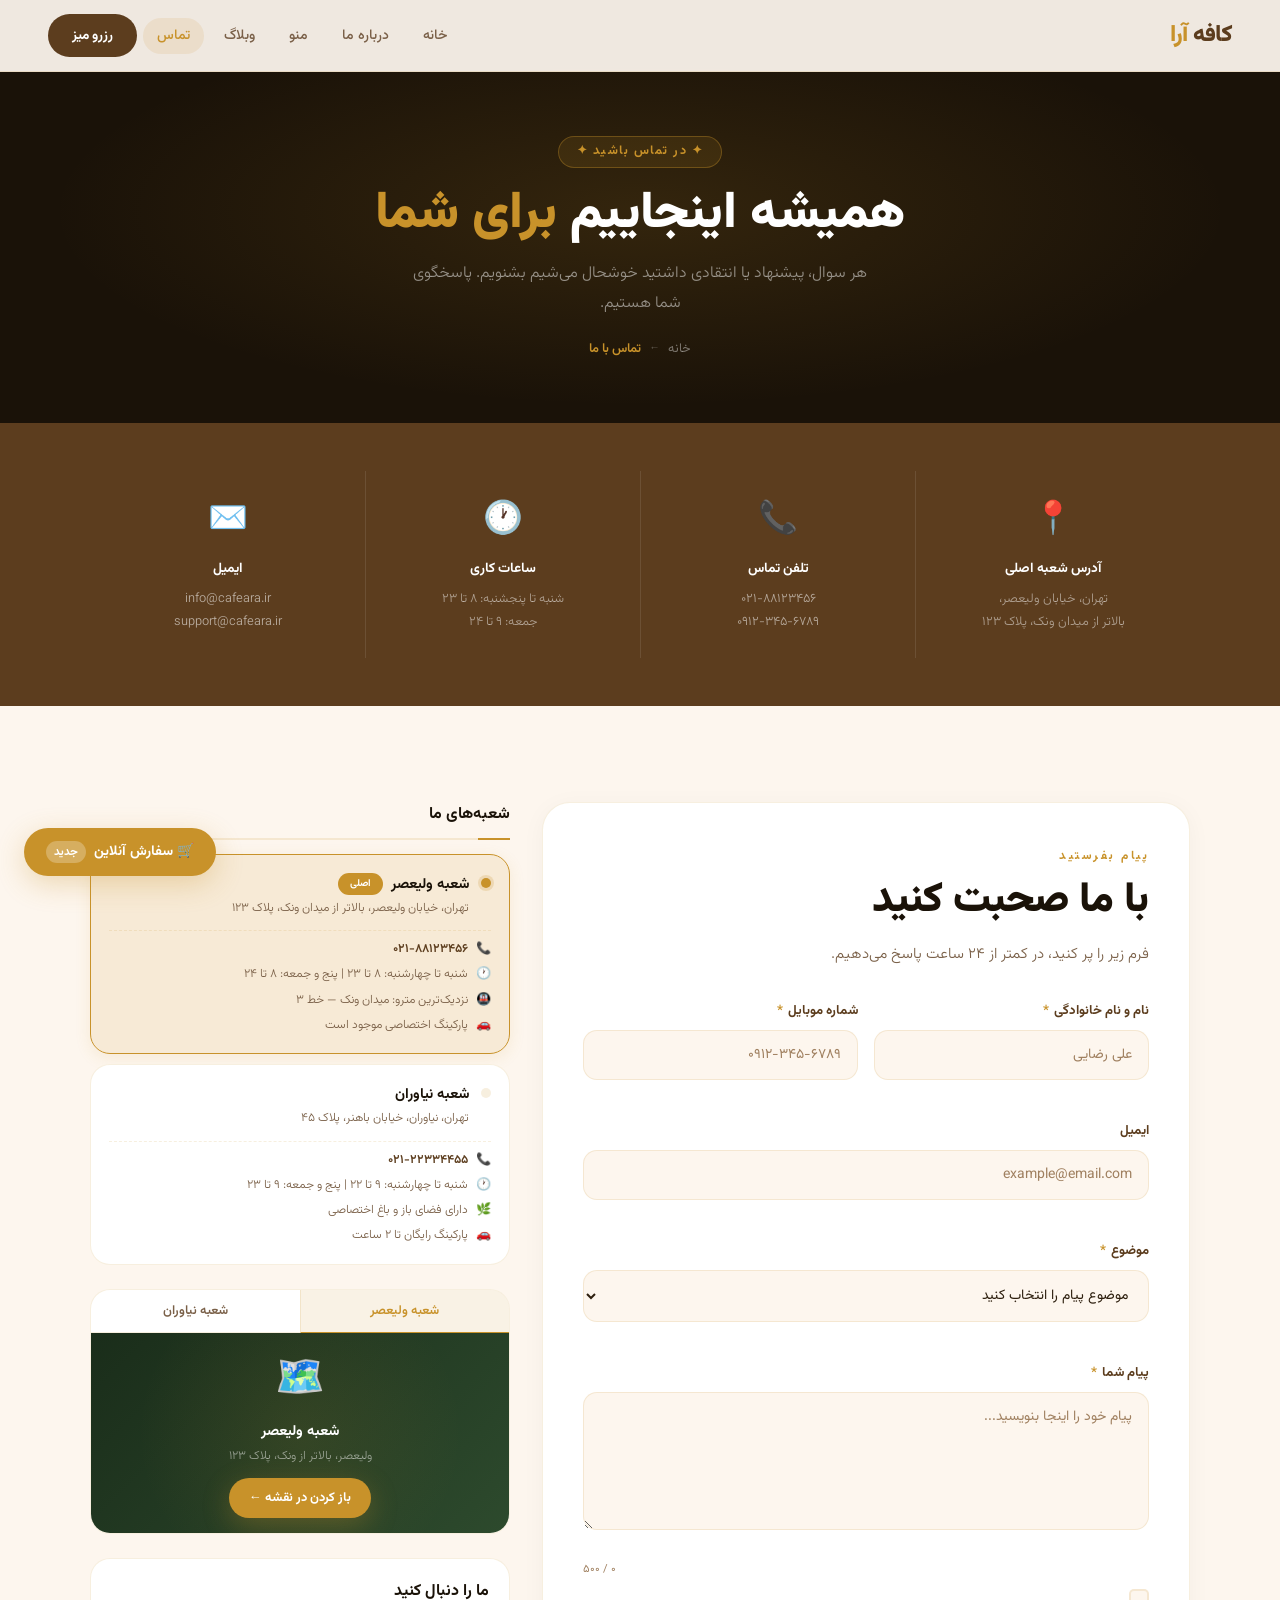
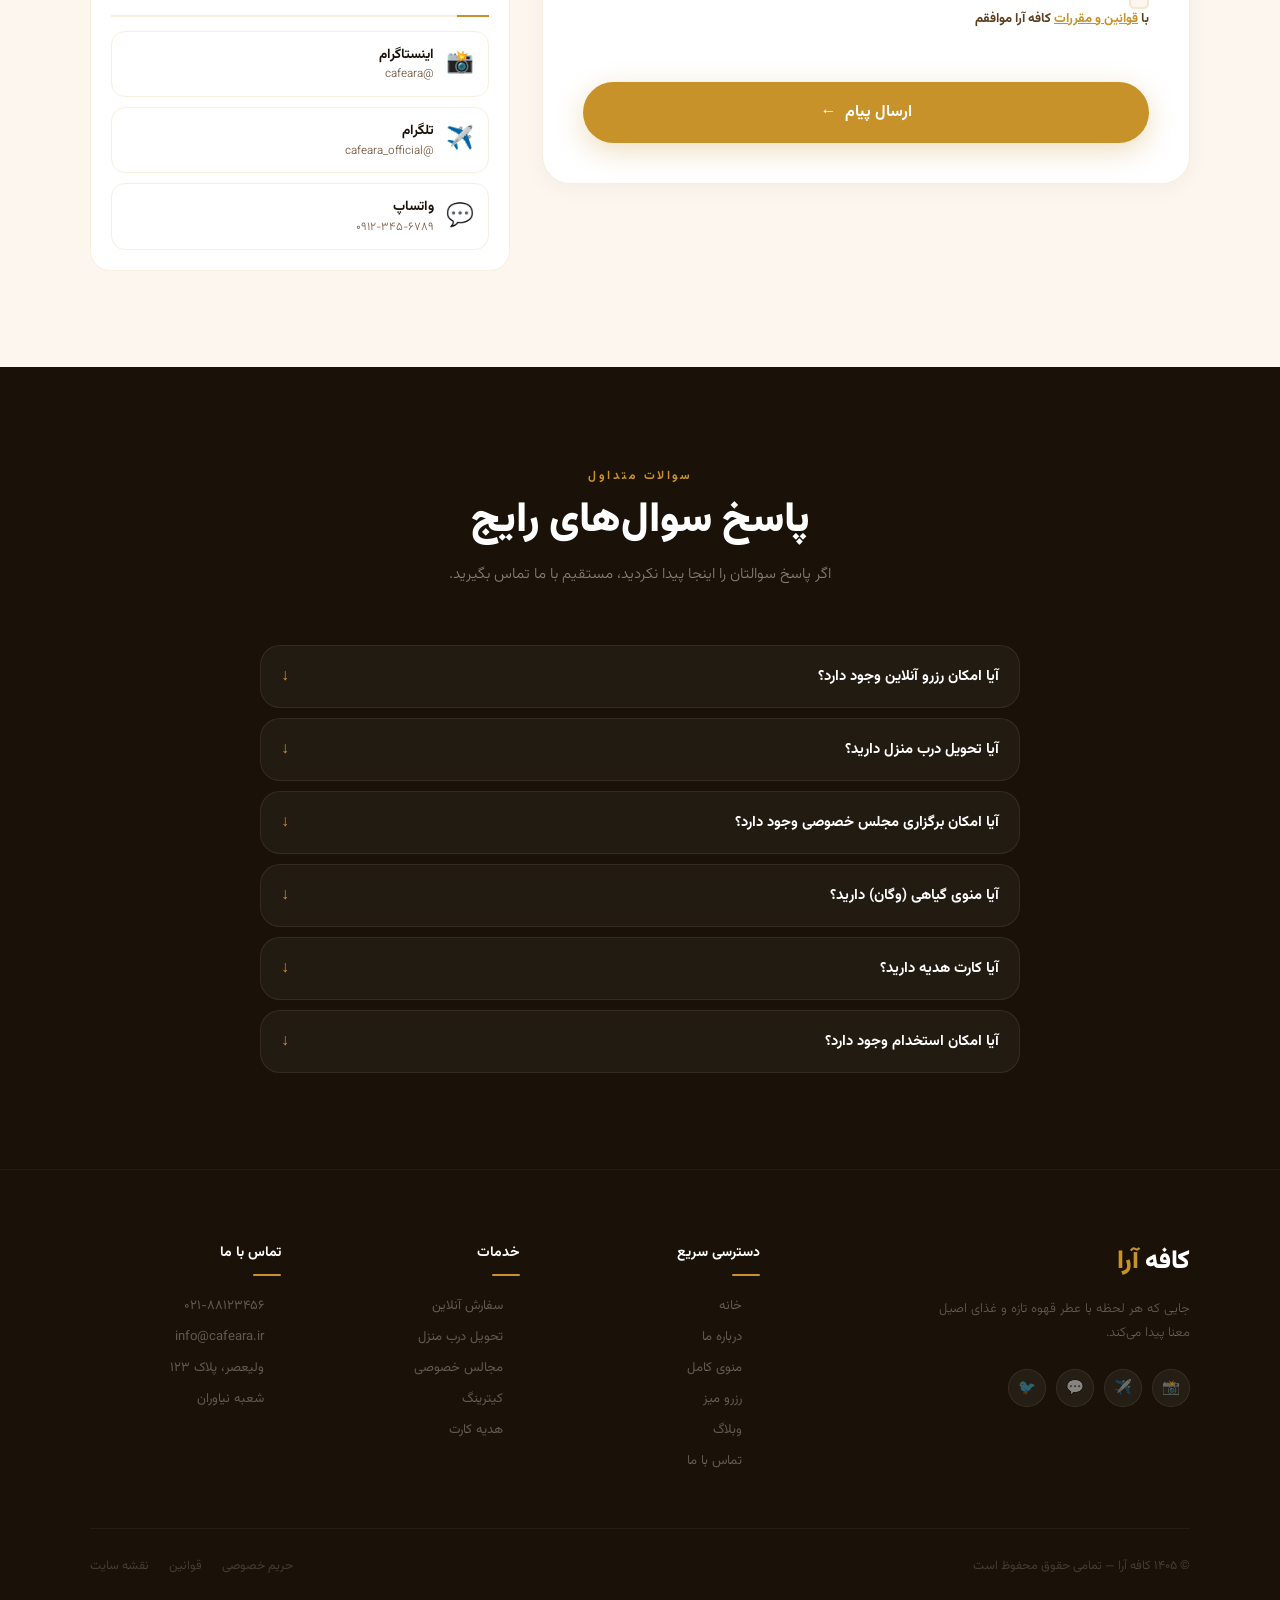
<file: contact.html>
<!DOCTYPE html>
<html lang="fa" dir="rtl">
<head>
  <meta charset="UTF-8">
  <meta name="viewport" content="width=device-width, initial-scale=1.0">
  <meta name="description" content="تماس با کافه آرا — آدرس، شماره تلفن، ساعات کاری و فرم تماس">
  <title>کافه آرا | تماس با ما</title>
  <link rel="stylesheet" href="assets/css/style.css">
  <link rel="stylesheet" href="assets/css/contact.css">
</head>
<body>

  <!-- ══ ناوبار ══ -->
  <nav class="navbar">
    <a href="index.html" class="nav-logo">کافه <span>آرا</span></a>
    <ul class="nav-links">
      <li><a href="index.html">خانه</a></li>
      <li><a href="about.html">درباره ما</a></li>
      <li><a href="menu.html">منو</a></li>
      <li><a href="blog.html">وبلاگ</a></li>
      <li><a href="contact.html" class="active">تماس</a></li>
      <li><a href="reservation.html" class="nav-cta">رزرو میز</a></li>
    </ul>
    <button class="nav-toggle" aria-label="منو" aria-expanded="false">
      <span></span><span></span><span></span>
    </button>
  </nav>
  <div class="nav-mobile">
    <a href="index.html">خانه</a>
    <a href="about.html">درباره ما</a>
    <a href="menu.html">منو</a>
    <a href="blog.html">وبلاگ</a>
    <a href="contact.html" class="active">تماس</a>
    <a href="reservation.html">رزرو میز</a>
  </div>

  <main>

    <!-- ══ هدر صفحه ══ -->
    <div class="page-hero">
      <div class="page-hero-content">
        <div class="badge">✦ در تماس باشید ✦</div>
        <h1>همیشه اینجاییم <span>برای شما</span></h1>
        <p>هر سوال، پیشنهاد یا انتقادی داشتید خوشحال می‌شیم بشنویم. پاسخگوی شما هستیم.</p>
        <div class="breadcrumb">
          <a href="index.html">خانه</a><i>←</i><span>تماس با ما</span>
        </div>
      </div>
    </div>

    <!-- ══ اطلاعات سریع ══ -->
    <div class="quick-info-band">
      <div class="container">
        <div class="qi-grid">
          <div class="qi-item" data-reveal>
            <div class="qi-icon">📍</div>
            <div class="qi-title">آدرس شعبه اصلی</div>
            <div class="qi-desc">تهران، خیابان ولیعصر،<br>بالاتر از میدان ونک، پلاک ۱۲۳</div>
          </div>
          <div class="qi-item" data-reveal data-delay="80">
            <div class="qi-icon">📞</div>
            <div class="qi-title">تلفن تماس</div>
            <div class="qi-desc">
              <a href="tel:02188123456">۰۲۱-۸۸۱۲۳۴۵۶</a><br>
              <a href="tel:09123456789">۰۹۱۲-۳۴۵-۶۷۸۹</a>
            </div>
          </div>
          <div class="qi-item" data-reveal data-delay="160">
            <div class="qi-icon">🕐</div>
            <div class="qi-title">ساعات کاری</div>
            <div class="qi-desc">شنبه تا پنجشنبه: ۸ تا ۲۳<br>جمعه: ۹ تا ۲۴</div>
          </div>
          <div class="qi-item" data-reveal data-delay="240">
            <div class="qi-icon">✉️</div>
            <div class="qi-title">ایمیل</div>
            <div class="qi-desc">
              <a href="mailto:info@cafeara.ir">info@cafeara.ir</a><br>
              <a href="mailto:support@cafeara.ir">support@cafeara.ir</a>
            </div>
          </div>
        </div>
      </div>
    </div>

    <!-- ══ محتوای اصلی ══ -->
    <section class="section contact-section">
      <div class="container">
        <div class="contact-grid">

          <!-- فرم تماس -->
          <div class="contact-form-wrap" data-reveal>
            <div class="cf-header">
              <span class="section-label">پیام بفرستید</span>
              <h2 class="section-title">با ما صحبت کنید</h2>
              <p class="section-sub">فرم زیر را پر کنید، در کمتر از ۲۴ ساعت پاسخ می‌دهیم.</p>
            </div>

            <form class="contact-form" id="contactForm" novalidate>
              <div class="cf-row-2">
                <div class="cf-group">
                  <label for="cf-name">نام و نام خانوادگی <span class="req">*</span></label>
                  <input type="text" id="cf-name" name="name" placeholder="علی رضایی" required>
                  <span class="cf-error" id="err-name"></span>
                </div>
                <div class="cf-group">
                  <label for="cf-phone">شماره موبایل <span class="req">*</span></label>
                  <input type="tel" id="cf-phone" name="phone" placeholder="۰۹۱۲-۳۴۵-۶۷۸۹" required>
                  <span class="cf-error" id="err-phone"></span>
                </div>
              </div>
              <div class="cf-group">
                <label for="cf-email">ایمیل</label>
                <input type="email" id="cf-email" name="email" placeholder="example@email.com">
                <span class="cf-error" id="err-email"></span>
              </div>
              <div class="cf-group">
                <label for="cf-subject">موضوع <span class="req">*</span></label>
                <select id="cf-subject" name="subject" required>
                  <option value="">موضوع پیام را انتخاب کنید</option>
                  <option value="reservation">رزرو میز</option>
                  <option value="order">سفارش و تحویل</option>
                  <option value="feedback">پیشنهاد و انتقاد</option>
                  <option value="catering">کیترینگ و مجالس</option>
                  <option value="career">همکاری و استخدام</option>
                  <option value="other">سایر</option>
                </select>
                <span class="cf-error" id="err-subject"></span>
              </div>
              <div class="cf-group">
                <label for="cf-message">پیام شما <span class="req">*</span></label>
                <textarea id="cf-message" name="message" rows="5"
                  placeholder="پیام خود را اینجا بنویسید..." required></textarea>
                <span class="cf-error" id="err-message"></span>
                <span class="cf-chars"><span id="charCount">۰</span> / ۵۰۰</span>
              </div>
              <div class="cf-group cf-check">
                <label class="check-label">
                  <input type="checkbox" id="cf-agree" required>
                  <span class="check-box"></span>
                  <span>با <a href="#">قوانین و مقررات</a> کافه آرا موافقم</span>
                </label>
                <span class="cf-error" id="err-agree"></span>
              </div>
              <button type="submit" class="btn btn-primary btn-lg cf-submit" id="cfSubmit">
                <span class="cs-text">ارسال پیام</span>
                <span class="cs-icon">←</span>
              </button>
            </form>
          </div>

          <!-- اطلاعات تماس + نقشه -->
          <div class="contact-info" data-reveal data-delay="120">

            <!-- شعبه‌ها -->
            <div class="branches">
              <h3 class="ci-title">شعبه‌های ما</h3>

              <div class="branch-card bc-active" id="branch1" data-branch="1">
                <div class="bc-header">
                  <div class="bc-dot"></div>
                  <div>
                    <div class="bc-name">شعبه ولیعصر <span class="badge badge-gold" style="font-size:.62rem">اصلی</span></div>
                    <div class="bc-addr">تهران، خیابان ولیعصر، بالاتر از میدان ونک، پلاک ۱۲۳</div>
                  </div>
                </div>
                <div class="bc-details">
                  <div class="bc-row"><span>📞</span><a href="tel:02188123456">۰۲۱-۸۸۱۲۳۴۵۶</a></div>
                  <div class="bc-row"><span>🕐</span><span>شنبه تا چهارشنبه: ۸ تا ۲۳ | پنج و جمعه: ۸ تا ۲۴</span></div>
                  <div class="bc-row"><span>🚇</span><span>نزدیک‌ترین مترو: میدان ونک — خط ۳</span></div>
                  <div class="bc-row"><span>🚗</span><span>پارکینگ اختصاصی موجود است</span></div>
                </div>
              </div>

              <div class="branch-card" id="branch2" data-branch="2">
                <div class="bc-header">
                  <div class="bc-dot"></div>
                  <div>
                    <div class="bc-name">شعبه نیاوران</div>
                    <div class="bc-addr">تهران، نیاوران، خیابان باهنر، پلاک ۴۵</div>
                  </div>
                </div>
                <div class="bc-details">
                  <div class="bc-row"><span>📞</span><a href="tel:02122334455">۰۲۱-۲۲۳۳۴۴۵۵</a></div>
                  <div class="bc-row"><span>🕐</span><span>شنبه تا چهارشنبه: ۹ تا ۲۲ | پنج و جمعه: ۹ تا ۲۳</span></div>
                  <div class="bc-row"><span>🌿</span><span>دارای فضای باز و باغ اختصاصی</span></div>
                  <div class="bc-row"><span>🚗</span><span>پارکینگ رایگان تا ۲ ساعت</span></div>
                </div>
              </div>
            </div>

            <!-- نقشه -->
            <div class="map-wrap">
              <div class="map-tabs">
                <button class="map-tab active" data-branch="1">شعبه ولیعصر</button>
                <button class="map-tab" data-branch="2">شعبه نیاوران</button>
              </div>
              <div class="map-placeholder" id="mapPlaceholder">
                <div class="mp-inner">
                  <div class="mp-icon">🗺️</div>
                  <div class="mp-name" id="mpName">شعبه ولیعصر</div>
                  <div class="mp-addr" id="mpAddr">ولیعصر، بالاتر از ونک، پلاک ۱۲۳</div>
                  <a href="https://maps.google.com" target="_blank" class="btn btn-sm btn-primary" style="margin-top:12px">
                    باز کردن در نقشه ←
                  </a>
                </div>
              </div>
            </div>

            <!-- شبکه‌های اجتماعی -->
            <div class="social-wrap">
              <h3 class="ci-title">ما را دنبال کنید</h3>
              <div class="social-links">
                <a href="#" class="sl-item sl-insta">
                  <span class="sl-icon">📸</span>
                  <div><div class="sl-name">اینستاگرام</div><div class="sl-handle">@cafeara</div></div>
                </a>
                <a href="#" class="sl-item sl-telegram">
                  <span class="sl-icon">✈️</span>
                  <div><div class="sl-name">تلگرام</div><div class="sl-handle">@cafeara_official</div></div>
                </a>
                <a href="#" class="sl-item sl-whatsapp">
                  <span class="sl-icon">💬</span>
                  <div><div class="sl-name">واتساپ</div><div class="sl-handle">۰۹۱۲-۳۴۵-۶۷۸۹</div></div>
                </a>
              </div>
            </div>

          </div>
        </div>
      </div>
    </section>

    <!-- ══ سوالات متداول ══ -->
    <section class="section faq-section">
      <div class="container">
        <div class="section-header" data-reveal>
          <span class="section-label">سوالات متداول</span>
          <h2 class="section-title light">پاسخ سوال‌های رایج</h2>
          <p class="section-sub light center">اگر پاسخ سوالتان را اینجا پیدا نکردید، مستقیم با ما تماس بگیرید.</p>
        </div>
        <div class="faq-list">
          <div class="faq-item" data-reveal>
            <button class="faq-q">آیا امکان رزرو آنلاین وجود دارد؟<span class="faq-arrow">↓</span></button>
            <div class="faq-a">بله، می‌توانید از طریق صفحه رزرو میز ما، میز مورد نظر را از قبل رزرو کنید. رزرو برای گروه‌های بالای ۶ نفر توصیه می‌شود.</div>
          </div>
          <div class="faq-item" data-reveal data-delay="60">
            <button class="faq-q">آیا تحویل درب منزل دارید؟<span class="faq-arrow">↓</span></button>
            <div class="faq-a">بله، در شعاع ۵ کیلومتری از هر شعبه تحویل رایگان داریم. برای سفارش‌های بالای ۲۵۰ هزار تومان تحویل کاملاً رایگان است.</div>
          </div>
          <div class="faq-item" data-reveal data-delay="120">
            <button class="faq-q">آیا امکان برگزاری مجلس خصوصی وجود دارد؟<span class="faq-arrow">↓</span></button>
            <div class="faq-a">بله، هر دو شعبه ما دارای سالن اختصاصی برای مجالس خصوصی هستند. ظرفیت شعبه ولیعصر تا ۴۰ نفر و شعبه نیاوران تا ۶۰ نفر است. با ما تماس بگیرید.</div>
          </div>
          <div class="faq-item" data-reveal data-delay="180">
            <button class="faq-q">آیا منوی گیاهی (وگان) دارید؟<span class="faq-arrow">↓</span></button>
            <div class="faq-a">بله، بخش مستقلی از منوی ما به گزینه‌های وگان و گیاه‌خوار اختصاص دارد. تمامی آیتم‌های گیاهی با علامت 🌿 مشخص شده‌اند.</div>
          </div>
          <div class="faq-item" data-reveal data-delay="240">
            <button class="faq-q">آیا کارت هدیه دارید؟<span class="faq-arrow">↓</span></button>
            <div class="faq-a">بله، کارت هدیه کافه آرا در مقادیر ۱۰۰، ۲۵۰، ۵۰۰ هزار و ۱ میلیون تومان موجود است. کارت‌ها در هر دو شعبه قابل استفاده‌اند.</div>
          </div>
          <div class="faq-item" data-reveal data-delay="300">
            <button class="faq-q">آیا امکان استخدام وجود دارد؟<span class="faq-arrow">↓</span></button>
            <div class="faq-a">ما همیشه به دنبال افراد پرانرژی و علاقه‌مند به قهوه و آشپزی هستیم. رزومه خود را به آدرس careers@cafeara.ir ارسال کنید.</div>
          </div>
        </div>
      </div>
    </section>

  </main>

  <!-- ══ فوتر ══ -->
  <footer class="footer">
    <div class="footer-top">
      <div class="footer-brand">
        <span class="f-logo">کافه <span>آرا</span></span>
        <p>جایی که هر لحظه با عطر قهوه تازه و غذای اصیل معنا پیدا می‌کند.</p>
        <div class="footer-social">
          <a href="#" class="f-soc">📸</a><a href="#" class="f-soc">✈️</a>
          <a href="#" class="f-soc">💬</a><a href="#" class="f-soc">🐦</a>
        </div>
      </div>
      <div class="footer-col"><h4>دسترسی سریع</h4><ul>
        <li><a href="index.html">خانه</a></li>
        <li><a href="about.html">درباره ما</a></li>
        <li><a href="menu.html">منوی کامل</a></li>
        <li><a href="reservation.html">رزرو میز</a></li>
        <li><a href="blog.html">وبلاگ</a></li>
        <li><a href="contact.html">تماس با ما</a></li>
      </ul></div>
      <div class="footer-col"><h4>خدمات</h4><ul>
        <li><a href="#">سفارش آنلاین</a></li>
        <li><a href="#">تحویل درب منزل</a></li>
        <li><a href="#">مجالس خصوصی</a></li>
        <li><a href="#">کیترینگ</a></li>
        <li><a href="#">هدیه کارت</a></li>
      </ul></div>
      <div class="footer-col"><h4>تماس با ما</h4><ul>
        <li><a href="tel:02188123456">۰۲۱-۸۸۱۲۳۴۵۶</a></li>
        <li><a href="mailto:info@cafeara.ir">info@cafeara.ir</a></li>
        <li><a href="contact.html">ولیعصر، پلاک ۱۲۳</a></li>
        <li><a href="contact.html">شعبه نیاوران</a></li>
      </ul></div>
    </div>
    <div class="footer-bottom">
      <p>© <span id="currentYear">۱۴۰۳</span> کافه آرا — تمامی حقوق محفوظ است</p>
      <div class="footer-bottom-links">
        <a href="#">حریم خصوصی</a><a href="#">قوانین</a><a href="#">نقشه سایت</a>
      </div>
    </div>
  </footer>

  <button class="float-btn" onclick="location.href='menu.html'">
    🛒 سفارش آنلاین <span class="fb-badge">جدید</span>
  </button>
  <button id="backToTop" style="position:fixed;bottom:24px;right:24px;width:44px;height:44px;border-radius:50%;background:var(--brown);color:#fff;border:none;font-size:1.1rem;z-index:500;opacity:0;transition:all .3s;box-shadow:var(--shadow-dark)">↑</button>

  <script src="assets/js/main.js"></script>
  <script src="assets/js/contact.js"></script>
</body>
</html>
</file>
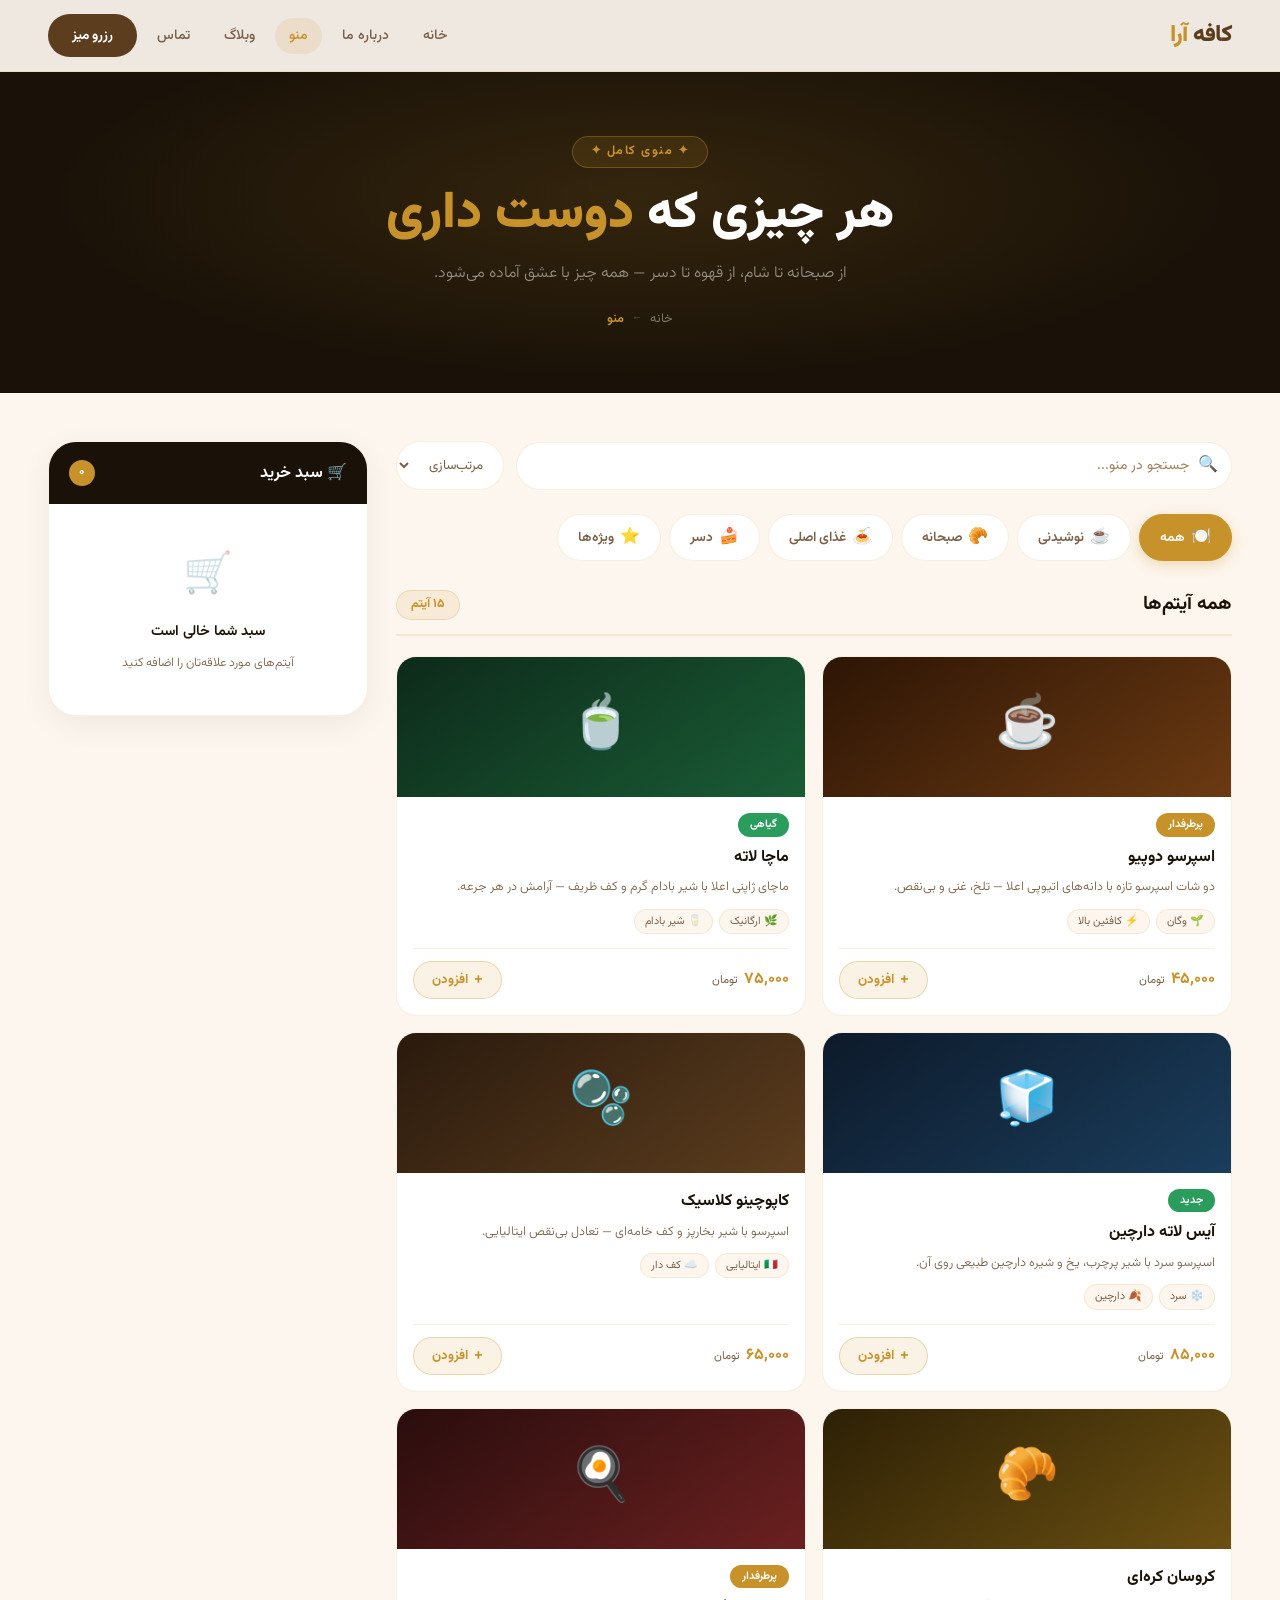
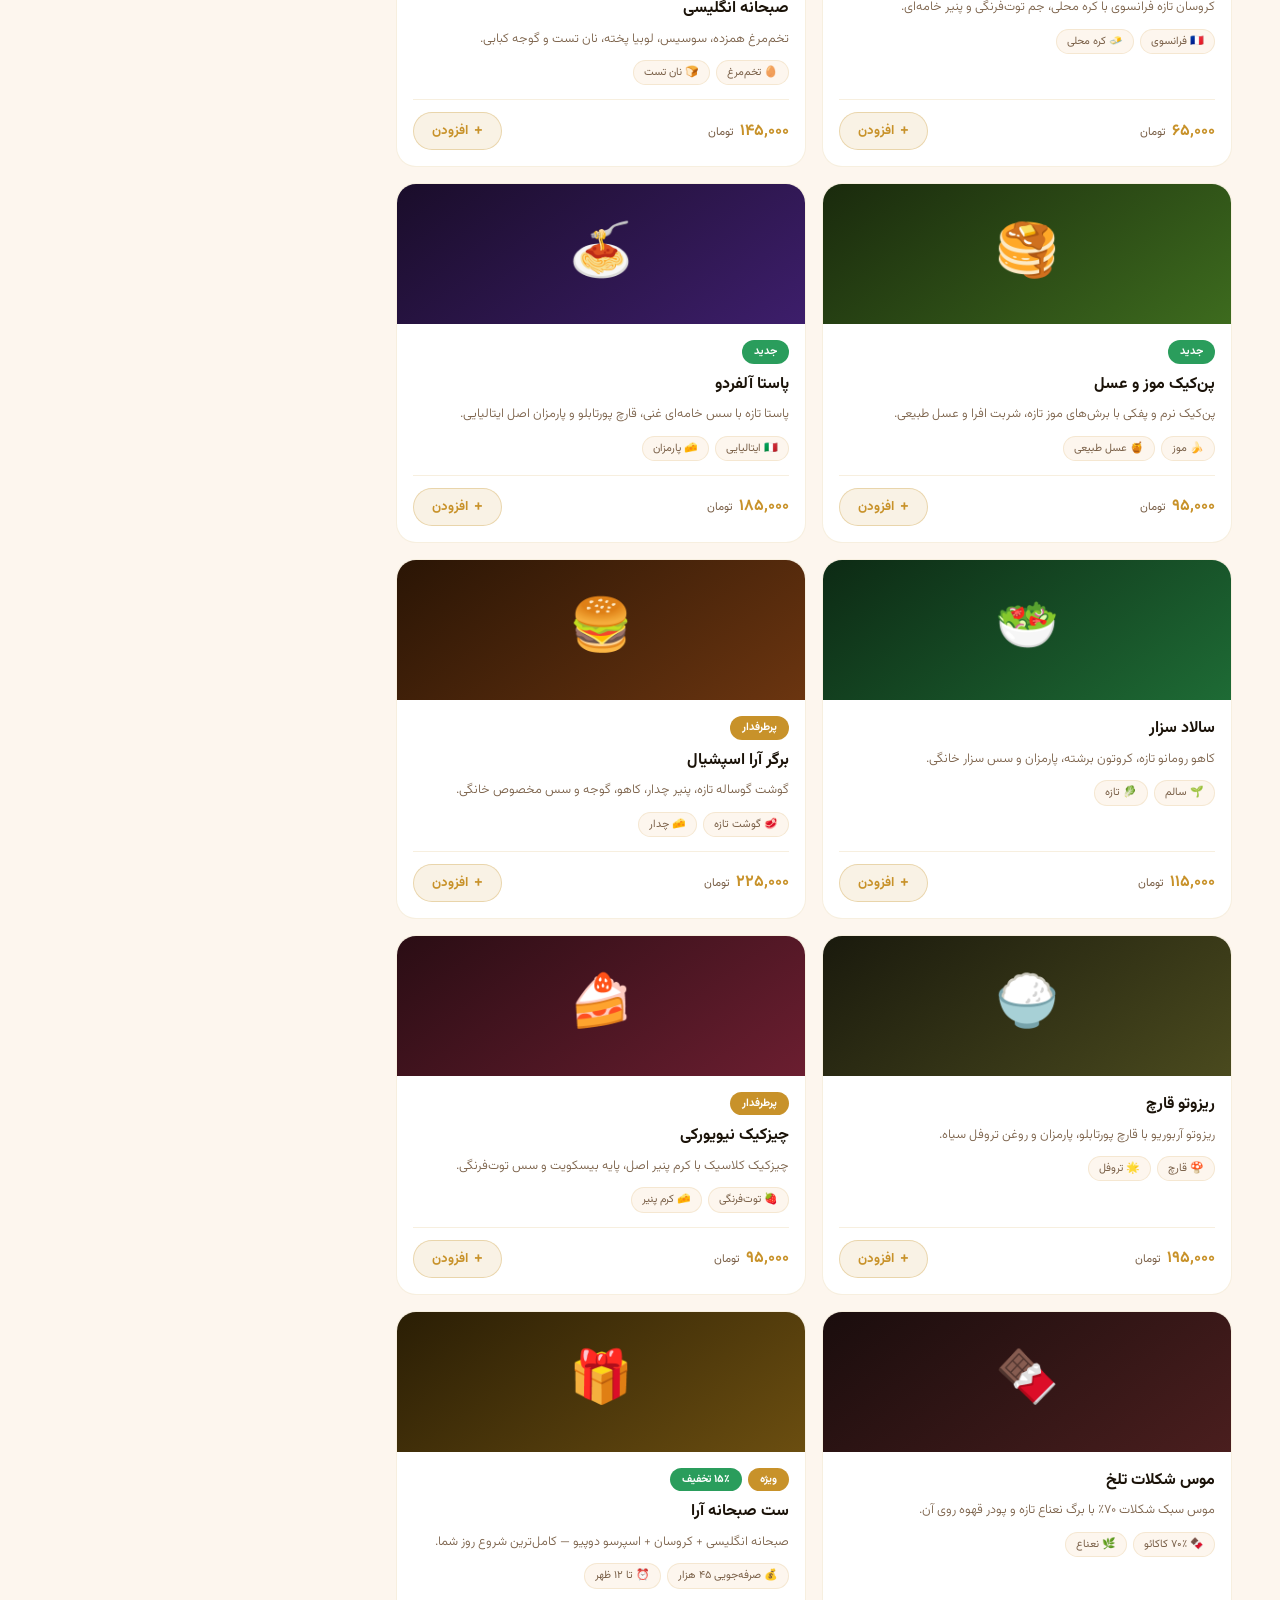
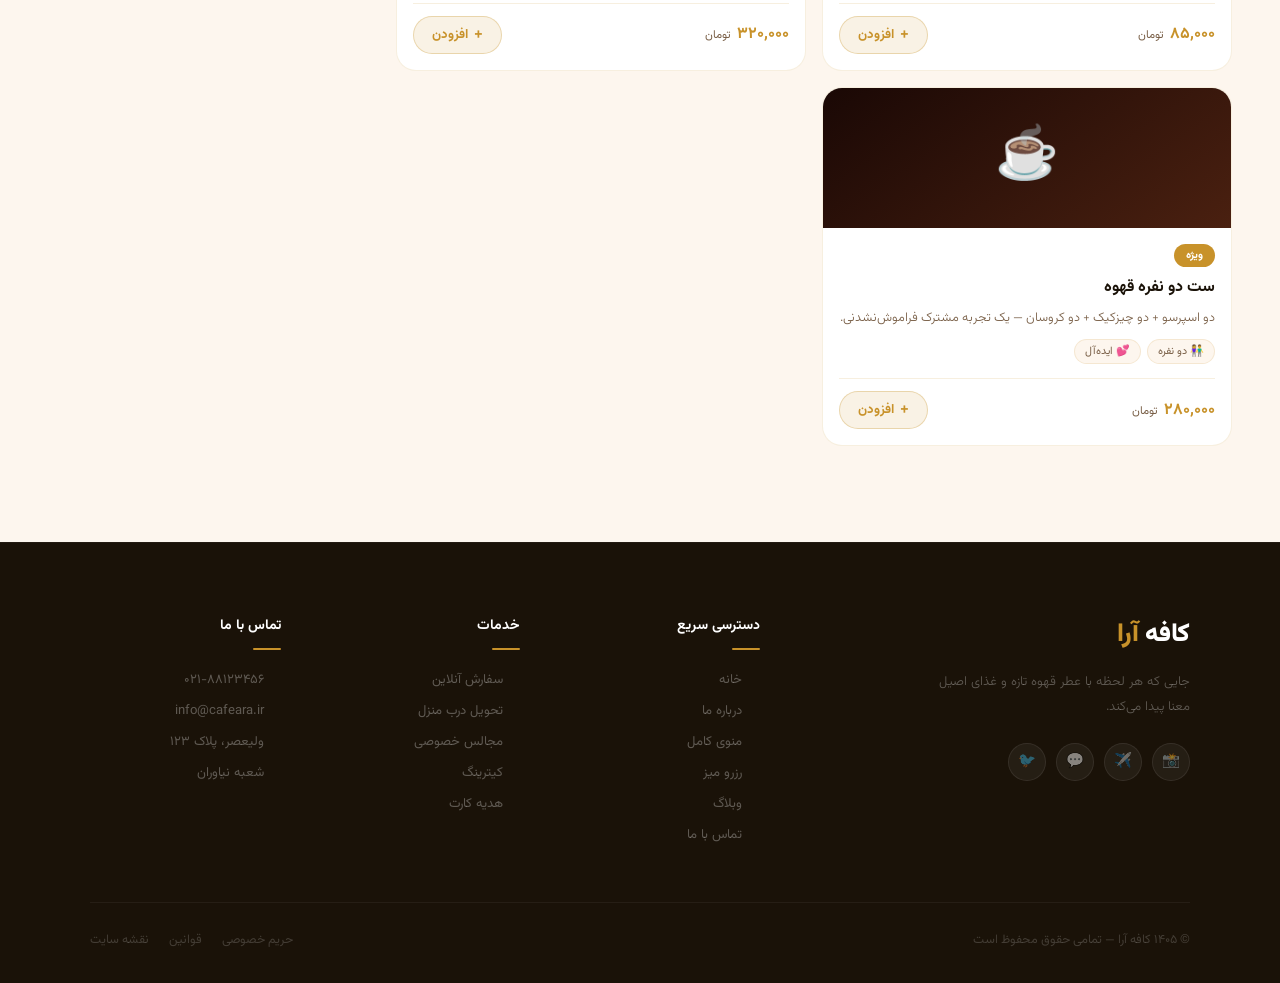
<file: menu.html>
<!DOCTYPE html>
<html lang="fa" dir="rtl">
<head>
  <meta charset="UTF-8">
  <meta name="viewport" content="width=device-width, initial-scale=1.0">
  <meta name="description" content="منوی کامل کافه آرا — نوشیدنی، صبحانه، غذای اصلی و دسر">
  <title>کافه آرا | منو</title>
  <link rel="stylesheet" href="assets/css/style.css">
  <link rel="stylesheet" href="assets/css/menu.css">
</head>
<body>

  <!-- ══ ناوبار ══ -->
  <nav class="navbar">
    <a href="index.html" class="nav-logo">کافه <span>آرا</span></a>
    <ul class="nav-links">
      <li><a href="index.html">خانه</a></li>
      <li><a href="about.html">درباره ما</a></li>
      <li><a href="menu.html" class="active">منو</a></li>
      <li><a href="blog.html">وبلاگ</a></li>
      <li><a href="contact.html">تماس</a></li>
      <li><a href="reservation.html" class="nav-cta">رزرو میز</a></li>
    </ul>
    <button class="nav-toggle" aria-label="منو" aria-expanded="false">
      <span></span><span></span><span></span>
    </button>
  </nav>
  <div class="nav-mobile">
    <a href="index.html">خانه</a>
    <a href="about.html">درباره ما</a>
    <a href="menu.html" class="active">منو</a>
    <a href="blog.html">وبلاگ</a>
    <a href="contact.html">تماس</a>
    <a href="reservation.html">رزرو میز</a>
  </div>

  <main>

    <!-- ══ هدر صفحه ══ -->
    <div class="page-hero">
      <div class="page-hero-content">
        <div class="badge">✦ منوی کامل ✦</div>
        <h1>هر چیزی که <span>دوست داری</span></h1>
        <p>از صبحانه تا شام، از قهوه تا دسر — همه چیز با عشق آماده می‌شود.</p>
        <div class="breadcrumb">
          <a href="index.html">خانه</a>
          <i>←</i>
          <span>منو</span>
        </div>
      </div>
    </div>

    <!-- ══ منو + سبد خرید ══ -->
    <section class="section menu-section">
      <div class="menu-layout">

        <!-- ستون چپ: منو -->
        <div class="menu-main">

          <!-- سرچ + فیلتر -->
          <div class="menu-controls" data-reveal>
            <div class="search-box">
              <span class="search-icon">🔍</span>
              <input id="menuSearch" type="text" placeholder="جستجو در منو...">
            </div>
            <div class="sort-box">
              <select id="menuSort">
                <option value="default">مرتب‌سازی</option>
                <option value="price-asc">ارزان‌ترین</option>
                <option value="price-desc">گران‌ترین</option>
                <option value="name">الفبایی</option>
              </select>
            </div>
          </div>

          <!-- تب دسته‌بندی -->
          <div class="cat-tabs" data-reveal data-delay="80">
            <button class="cat-tab active" data-cat="all">
              <span class="ct-icon">🍽️</span>همه
            </button>
            <button class="cat-tab" data-cat="drink">
              <span class="ct-icon">☕</span>نوشیدنی
            </button>
            <button class="cat-tab" data-cat="breakfast">
              <span class="ct-icon">🥐</span>صبحانه
            </button>
            <button class="cat-tab" data-cat="main">
              <span class="ct-icon">🍝</span>غذای اصلی
            </button>
            <button class="cat-tab" data-cat="dessert">
              <span class="ct-icon">🍰</span>دسر
            </button>
            <button class="cat-tab" data-cat="special">
              <span class="ct-icon">⭐</span>ویژه‌ها
            </button>
          </div>

          <!-- عنوان دسته -->
          <div class="cat-header" data-reveal data-delay="100">
            <h2 id="catTitle">همه آیتم‌ها</h2>
            <span id="catCount" class="cat-count">۱۶ آیتم</span>
          </div>

          <!-- گرید آیتم‌ها -->
          <div class="items-grid" id="itemsGrid">

            <!-- ── نوشیدنی ── -->
            <div class="menu-item" data-cat="drink" data-price="45000" data-name="اسپرسو دوپیو" data-reveal>
              <div class="mi-img mi-c1">☕</div>
              <div class="mi-body">
                <div class="mi-top">
                  <div>
                    <div class="mi-badges">
                      <span class="badge badge-gold">پرطرفدار</span>
                    </div>
                    <div class="mi-name">اسپرسو دوپیو</div>
                    <div class="mi-desc">دو شات اسپرسو تازه با دانه‌های اتیوپی اعلا — تلخ، غنی و بی‌نقص.</div>
                    <div class="mi-tags"><span>🌱 وگان</span><span>⚡ کافئین بالا</span></div>
                  </div>
                </div>
                <div class="mi-footer">
                  <div class="mi-price">۴۵,۰۰۰ <small>تومان</small></div>
                  <button class="mi-btn" data-name="اسپرسو دوپیو" data-price="45000">
                    <span class="mi-btn-icon">+</span> افزودن
                  </button>
                </div>
              </div>
            </div>

            <div class="menu-item" data-cat="drink" data-price="75000" data-name="ماچا لاته" data-reveal data-delay="60">
              <div class="mi-img mi-c2">🍵</div>
              <div class="mi-body">
                <div class="mi-top">
                  <div>
                    <div class="mi-badges"><span class="badge badge-green">گیاهی</span></div>
                    <div class="mi-name">ماچا لاته</div>
                    <div class="mi-desc">ماچای ژاپنی اعلا با شیر بادام گرم و کف ظریف — آرامش در هر جرعه.</div>
                    <div class="mi-tags"><span>🌿 ارگانیک</span><span>🥛 شیر بادام</span></div>
                  </div>
                </div>
                <div class="mi-footer">
                  <div class="mi-price">۷۵,۰۰۰ <small>تومان</small></div>
                  <button class="mi-btn" data-name="ماچا لاته" data-price="75000">
                    <span class="mi-btn-icon">+</span> افزودن
                  </button>
                </div>
              </div>
            </div>

            <div class="menu-item" data-cat="drink" data-price="85000" data-name="آیس لاته دارچین" data-reveal data-delay="120">
              <div class="mi-img mi-c3">🧊</div>
              <div class="mi-body">
                <div class="mi-top">
                  <div>
                    <div class="mi-badges"><span class="badge badge-green">جدید</span></div>
                    <div class="mi-name">آیس لاته دارچین</div>
                    <div class="mi-desc">اسپرسو سرد با شیر پرچرب، یخ و شیره دارچین طبیعی روی آن.</div>
                    <div class="mi-tags"><span>❄️ سرد</span><span>🍂 دارچین</span></div>
                  </div>
                </div>
                <div class="mi-footer">
                  <div class="mi-price">۸۵,۰۰۰ <small>تومان</small></div>
                  <button class="mi-btn" data-name="آیس لاته دارچین" data-price="85000">
                    <span class="mi-btn-icon">+</span> افزودن
                  </button>
                </div>
              </div>
            </div>

            <div class="menu-item" data-cat="drink" data-price="65000" data-name="کاپوچینو کلاسیک" data-reveal data-delay="180">
              <div class="mi-img mi-c4">🫧</div>
              <div class="mi-body">
                <div class="mi-top">
                  <div>
                    <div class="mi-name">کاپوچینو کلاسیک</div>
                    <div class="mi-desc">اسپرسو با شیر بخارپز و کف خامه‌ای — تعادل بی‌نقص ایتالیایی.</div>
                    <div class="mi-tags"><span>🇮🇹 ایتالیایی</span><span>☁️ کف دار</span></div>
                  </div>
                </div>
                <div class="mi-footer">
                  <div class="mi-price">۶۵,۰۰۰ <small>تومان</small></div>
                  <button class="mi-btn" data-name="کاپوچینو کلاسیک" data-price="65000">
                    <span class="mi-btn-icon">+</span> افزودن
                  </button>
                </div>
              </div>
            </div>

            <!-- ── صبحانه ── -->
            <div class="menu-item" data-cat="breakfast" data-price="65000" data-name="کروسان کره‌ای" data-reveal>
              <div class="mi-img mi-c5">🥐</div>
              <div class="mi-body">
                <div class="mi-top">
                  <div>
                    <div class="mi-name">کروسان کره‌ای</div>
                    <div class="mi-desc">کروسان تازه فرانسوی با کره محلی، جم توت‌فرنگی و پنیر خامه‌ای.</div>
                    <div class="mi-tags"><span>🇫🇷 فرانسوی</span><span>🧈 کره محلی</span></div>
                  </div>
                </div>
                <div class="mi-footer">
                  <div class="mi-price">۶۵,۰۰۰ <small>تومان</small></div>
                  <button class="mi-btn" data-name="کروسان کره‌ای" data-price="65000">
                    <span class="mi-btn-icon">+</span> افزودن
                  </button>
                </div>
              </div>
            </div>

            <div class="menu-item" data-cat="breakfast" data-price="145000" data-name="صبحانه انگلیسی" data-reveal data-delay="60">
              <div class="mi-img mi-c6">🍳</div>
              <div class="mi-body">
                <div class="mi-top">
                  <div>
                    <div class="mi-badges"><span class="badge badge-gold">پرطرفدار</span></div>
                    <div class="mi-name">صبحانه انگلیسی</div>
                    <div class="mi-desc">تخم‌مرغ همزده، سوسیس، لوبیا پخته، نان تست و گوجه کبابی.</div>
                    <div class="mi-tags"><span>🥚 تخم‌مرغ</span><span>🍞 نان تست</span></div>
                  </div>
                </div>
                <div class="mi-footer">
                  <div class="mi-price">۱۴۵,۰۰۰ <small>تومان</small></div>
                  <button class="mi-btn" data-name="صبحانه انگلیسی" data-price="145000">
                    <span class="mi-btn-icon">+</span> افزودن
                  </button>
                </div>
              </div>
            </div>

            <div class="menu-item" data-cat="breakfast" data-price="95000" data-name="پن‌کیک موز و عسل" data-reveal data-delay="120">
              <div class="mi-img mi-c7">🥞</div>
              <div class="mi-body">
                <div class="mi-top">
                  <div>
                    <div class="mi-badges"><span class="badge badge-green">جدید</span></div>
                    <div class="mi-name">پن‌کیک موز و عسل</div>
                    <div class="mi-desc">پن‌کیک نرم و پفکی با برش‌های موز تازه، شربت افرا و عسل طبیعی.</div>
                    <div class="mi-tags"><span>🍌 موز</span><span>🍯 عسل طبیعی</span></div>
                  </div>
                </div>
                <div class="mi-footer">
                  <div class="mi-price">۹۵,۰۰۰ <small>تومان</small></div>
                  <button class="mi-btn" data-name="پن‌کیک موز و عسل" data-price="95000">
                    <span class="mi-btn-icon">+</span> افزودن
                  </button>
                </div>
              </div>
            </div>

            <!-- ── غذای اصلی ── -->
            <div class="menu-item" data-cat="main" data-price="185000" data-name="پاستا آلفردو" data-reveal>
              <div class="mi-img mi-c8">🍝</div>
              <div class="mi-body">
                <div class="mi-top">
                  <div>
                    <div class="mi-badges"><span class="badge badge-green">جدید</span></div>
                    <div class="mi-name">پاستا آلفردو</div>
                    <div class="mi-desc">پاستا تازه با سس خامه‌ای غنی، قارچ پورتابلو و پارمزان اصل ایتالیایی.</div>
                    <div class="mi-tags"><span>🇮🇹 ایتالیایی</span><span>🧀 پارمزان</span></div>
                  </div>
                </div>
                <div class="mi-footer">
                  <div class="mi-price">۱۸۵,۰۰۰ <small>تومان</small></div>
                  <button class="mi-btn" data-name="پاستا آلفردو" data-price="185000">
                    <span class="mi-btn-icon">+</span> افزودن
                  </button>
                </div>
              </div>
            </div>

            <div class="menu-item" data-cat="main" data-price="115000" data-name="سالاد سزار" data-reveal data-delay="60">
              <div class="mi-img mi-c9">🥗</div>
              <div class="mi-body">
                <div class="mi-top">
                  <div>
                    <div class="mi-name">سالاد سزار</div>
                    <div class="mi-desc">کاهو رومانو تازه، کروتون برشته، پارمزان و سس سزار خانگی.</div>
                    <div class="mi-tags"><span>🌱 سالم</span><span>🥬 تازه</span></div>
                  </div>
                </div>
                <div class="mi-footer">
                  <div class="mi-price">۱۱۵,۰۰۰ <small>تومان</small></div>
                  <button class="mi-btn" data-name="سالاد سزار" data-price="115000">
                    <span class="mi-btn-icon">+</span> افزودن
                  </button>
                </div>
              </div>
            </div>

            <div class="menu-item" data-cat="main" data-price="225000" data-name="برگر آرا اسپشیال" data-reveal data-delay="120">
              <div class="mi-img mi-c10">🍔</div>
              <div class="mi-body">
                <div class="mi-top">
                  <div>
                    <div class="mi-badges"><span class="badge badge-gold">پرطرفدار</span></div>
                    <div class="mi-name">برگر آرا اسپشیال</div>
                    <div class="mi-desc">گوشت گوساله تازه، پنیر چدار، کاهو، گوجه و سس مخصوص خانگی.</div>
                    <div class="mi-tags"><span>🥩 گوشت تازه</span><span>🧀 چدار</span></div>
                  </div>
                </div>
                <div class="mi-footer">
                  <div class="mi-price">۲۲۵,۰۰۰ <small>تومان</small></div>
                  <button class="mi-btn" data-name="برگر آرا اسپشیال" data-price="225000">
                    <span class="mi-btn-icon">+</span> افزودن
                  </button>
                </div>
              </div>
            </div>

            <div class="menu-item" data-cat="main" data-price="195000" data-name="ریزوتو قارچ" data-reveal data-delay="180">
              <div class="mi-img mi-c11">🍚</div>
              <div class="mi-body">
                <div class="mi-top">
                  <div>
                    <div class="mi-name">ریزوتو قارچ</div>
                    <div class="mi-desc">ریزوتو آربوریو با قارچ پورتابلو، پارمزان و روغن تروفل سیاه.</div>
                    <div class="mi-tags"><span>🍄 قارچ</span><span>🌟 تروفل</span></div>
                  </div>
                </div>
                <div class="mi-footer">
                  <div class="mi-price">۱۹۵,۰۰۰ <small>تومان</small></div>
                  <button class="mi-btn" data-name="ریزوتو قارچ" data-price="195000">
                    <span class="mi-btn-icon">+</span> افزودن
                  </button>
                </div>
              </div>
            </div>

            <!-- ── دسر ── -->
            <div class="menu-item" data-cat="dessert" data-price="95000" data-name="چیزکیک نیویورکی" data-reveal>
              <div class="mi-img mi-c12">🍰</div>
              <div class="mi-body">
                <div class="mi-top">
                  <div>
                    <div class="mi-badges"><span class="badge badge-gold">پرطرفدار</span></div>
                    <div class="mi-name">چیزکیک نیویورکی</div>
                    <div class="mi-desc">چیزکیک کلاسیک با کرم پنیر اصل، پایه بیسکویت و سس توت‌فرنگی.</div>
                    <div class="mi-tags"><span>🍓 توت‌فرنگی</span><span>🧀 کرم پنیر</span></div>
                  </div>
                </div>
                <div class="mi-footer">
                  <div class="mi-price">۹۵,۰۰۰ <small>تومان</small></div>
                  <button class="mi-btn" data-name="چیزکیک نیویورکی" data-price="95000">
                    <span class="mi-btn-icon">+</span> افزودن
                  </button>
                </div>
              </div>
            </div>

            <div class="menu-item" data-cat="dessert" data-price="85000" data-name="موس شکلات تلخ" data-reveal data-delay="60">
              <div class="mi-img mi-c13">🍫</div>
              <div class="mi-body">
                <div class="mi-top">
                  <div>
                    <div class="mi-name">موس شکلات تلخ</div>
                    <div class="mi-desc">موس سبک شکلات ۷۰٪ با برگ نعناع تازه و پودر قهوه روی آن.</div>
                    <div class="mi-tags"><span>🍫 ۷۰٪ کاکائو</span><span>🌿 نعناع</span></div>
                  </div>
                </div>
                <div class="mi-footer">
                  <div class="mi-price">۸۵,۰۰۰ <small>تومان</small></div>
                  <button class="mi-btn" data-name="موس شکلات تلخ" data-price="85000">
                    <span class="mi-btn-icon">+</span> افزودن
                  </button>
                </div>
              </div>
            </div>

            <!-- ── ویژه ── -->
            <div class="menu-item" data-cat="special" data-price="320000" data-name="ست صبحانه آرا" data-reveal>
              <div class="mi-img mi-c14">🎁</div>
              <div class="mi-body">
                <div class="mi-top">
                  <div>
                    <div class="mi-badges">
                      <span class="badge badge-gold">ویژه</span>
                      <span class="badge badge-green">۱۵٪ تخفیف</span>
                    </div>
                    <div class="mi-name">ست صبحانه آرا</div>
                    <div class="mi-desc">صبحانه انگلیسی + کروسان + اسپرسو دوپیو — کامل‌ترین شروع روز شما.</div>
                    <div class="mi-tags"><span>💰 صرفه‌جویی ۴۵ هزار</span><span>⏰ تا ۱۲ ظهر</span></div>
                  </div>
                </div>
                <div class="mi-footer">
                  <div class="mi-price">۳۲۰,۰۰۰ <small>تومان</small></div>
                  <button class="mi-btn" data-name="ست صبحانه آرا" data-price="320000">
                    <span class="mi-btn-icon">+</span> افزودن
                  </button>
                </div>
              </div>
            </div>

            <div class="menu-item" data-cat="special" data-price="280000" data-name="ست دو نفره قهوه" data-reveal data-delay="80">
              <div class="mi-img mi-c15">☕</div>
              <div class="mi-body">
                <div class="mi-top">
                  <div>
                    <div class="mi-badges">
                      <span class="badge badge-gold">ویژه</span>
                    </div>
                    <div class="mi-name">ست دو نفره قهوه</div>
                    <div class="mi-desc">دو اسپرسو + دو چیزکیک + دو کروسان — یک تجربه مشترک فراموش‌نشدنی.</div>
                    <div class="mi-tags"><span>👫 دو نفره</span><span>💕 ایده‌آل</span></div>
                  </div>
                </div>
                <div class="mi-footer">
                  <div class="mi-price">۲۸۰,۰۰۰ <small>تومان</small></div>
                  <button class="mi-btn" data-name="ست دو نفره قهوه" data-price="280000">
                    <span class="mi-btn-icon">+</span> افزودن
                  </button>
                </div>
              </div>
            </div>

          </div><!-- /items-grid -->

          <!-- پیام خالی -->
          <div class="empty-state" id="emptyState" style="display:none">
            <div class="es-icon">🔍</div>
            <div class="es-title">آیتمی یافت نشد</div>
            <div class="es-desc">دسته‌بندی دیگری را امتحان کنید یا جستجو را تغییر دهید.</div>
          </div>

        </div><!-- /menu-main -->

        <!-- ستون راست: سبد خرید -->
        <aside class="cart-sidebar" id="cartSidebar">
          <div class="cart-header">
            <h3>🛒 سبد خرید</h3>
            <span class="cart-count" id="cartCount">۰</span>
          </div>

          <div class="cart-empty" id="cartEmpty">
            <div class="ce-icon">🛒</div>
            <p>سبد شما خالی است</p>
            <small>آیتم‌های مورد علاقه‌تان را اضافه کنید</small>
          </div>

          <div class="cart-items" id="cartItems"></div>

          <div class="cart-footer" id="cartFooter" style="display:none">
            <div class="cf-row">
              <span>جمع کل</span>
              <span id="cartSubtotal">۰ تومان</span>
            </div>
            <div class="cf-row">
              <span>تخفیف</span>
              <span id="cartDiscount" class="cf-green">۰ تومان</span>
            </div>
            <div class="cf-divider"></div>
            <div class="cf-row cf-total">
              <span>مبلغ نهایی</span>
              <span id="cartTotal">۰ تومان</span>
            </div>
            <div class="coupon-row">
              <input id="couponInput" type="text" placeholder="کد تخفیف...">
              <button id="couponBtn" class="btn btn-sm btn-outline">اعمال</button>
            </div>
            <a href="reservation.html" class="btn btn-primary" style="width:100%;justify-content:center;margin-top:8px">
              ثبت سفارش ←
            </a>
            <button id="clearCart" class="cart-clear">پاک کردن سبد</button>
          </div>
        </aside>

      </div><!-- /menu-layout -->
    </section>

  </main>

  <!-- ══ فوتر ══ -->
  <footer class="footer">
    <div class="footer-top">
      <div class="footer-brand">
        <span class="f-logo">کافه <span>آرا</span></span>
        <p>جایی که هر لحظه با عطر قهوه تازه و غذای اصیل معنا پیدا می‌کند.</p>
        <div class="footer-social">
          <a href="#" class="f-soc">📸</a>
          <a href="#" class="f-soc">✈️</a>
          <a href="#" class="f-soc">💬</a>
          <a href="#" class="f-soc">🐦</a>
        </div>
      </div>
      <div class="footer-col">
        <h4>دسترسی سریع</h4>
        <ul>
          <li><a href="index.html">خانه</a></li>
          <li><a href="about.html">درباره ما</a></li>
          <li><a href="menu.html">منوی کامل</a></li>
          <li><a href="reservation.html">رزرو میز</a></li>
          <li><a href="blog.html">وبلاگ</a></li>
          <li><a href="contact.html">تماس با ما</a></li>
        </ul>
      </div>
      <div class="footer-col">
        <h4>خدمات</h4>
        <ul>
          <li><a href="#">سفارش آنلاین</a></li>
          <li><a href="#">تحویل درب منزل</a></li>
          <li><a href="#">مجالس خصوصی</a></li>
          <li><a href="#">کیترینگ</a></li>
          <li><a href="#">هدیه کارت</a></li>
        </ul>
      </div>
      <div class="footer-col">
        <h4>تماس با ما</h4>
        <ul>
          <li><a href="tel:02188123456">۰۲۱-۸۸۱۲۳۴۵۶</a></li>
          <li><a href="mailto:info@cafeara.ir">info@cafeara.ir</a></li>
          <li><a href="contact.html">ولیعصر، پلاک ۱۲۳</a></li>
          <li><a href="contact.html">شعبه نیاوران</a></li>
        </ul>
      </div>
    </div>
    <div class="footer-bottom">
      <p>© <span id="currentYear">۱۴۰۳</span> کافه آرا — تمامی حقوق محفوظ است</p>
      <div class="footer-bottom-links">
        <a href="#">حریم خصوصی</a>
        <a href="#">قوانین</a>
        <a href="#">نقشه سایت</a>
      </div>
    </div>
  </footer>

  <!-- دکمه سبد موبایل -->
  <button class="float-btn" id="mobileCartBtn" style="display:none">
    🛒 سبد خرید <span class="fb-badge" id="mobileCartCount">۰</span>
  </button>

  <button id="backToTop" style="position:fixed;bottom:24px;right:24px;width:44px;height:44px;border-radius:50%;background:var(--brown);color:#fff;border:none;font-size:1.1rem;z-index:500;opacity:0;transition:all .3s;box-shadow:var(--shadow-dark)">↑</button>

  <script src="assets/js/main.js"></script>
  <script src="assets/js/menu.js"></script>
</body>
</html>
</file>
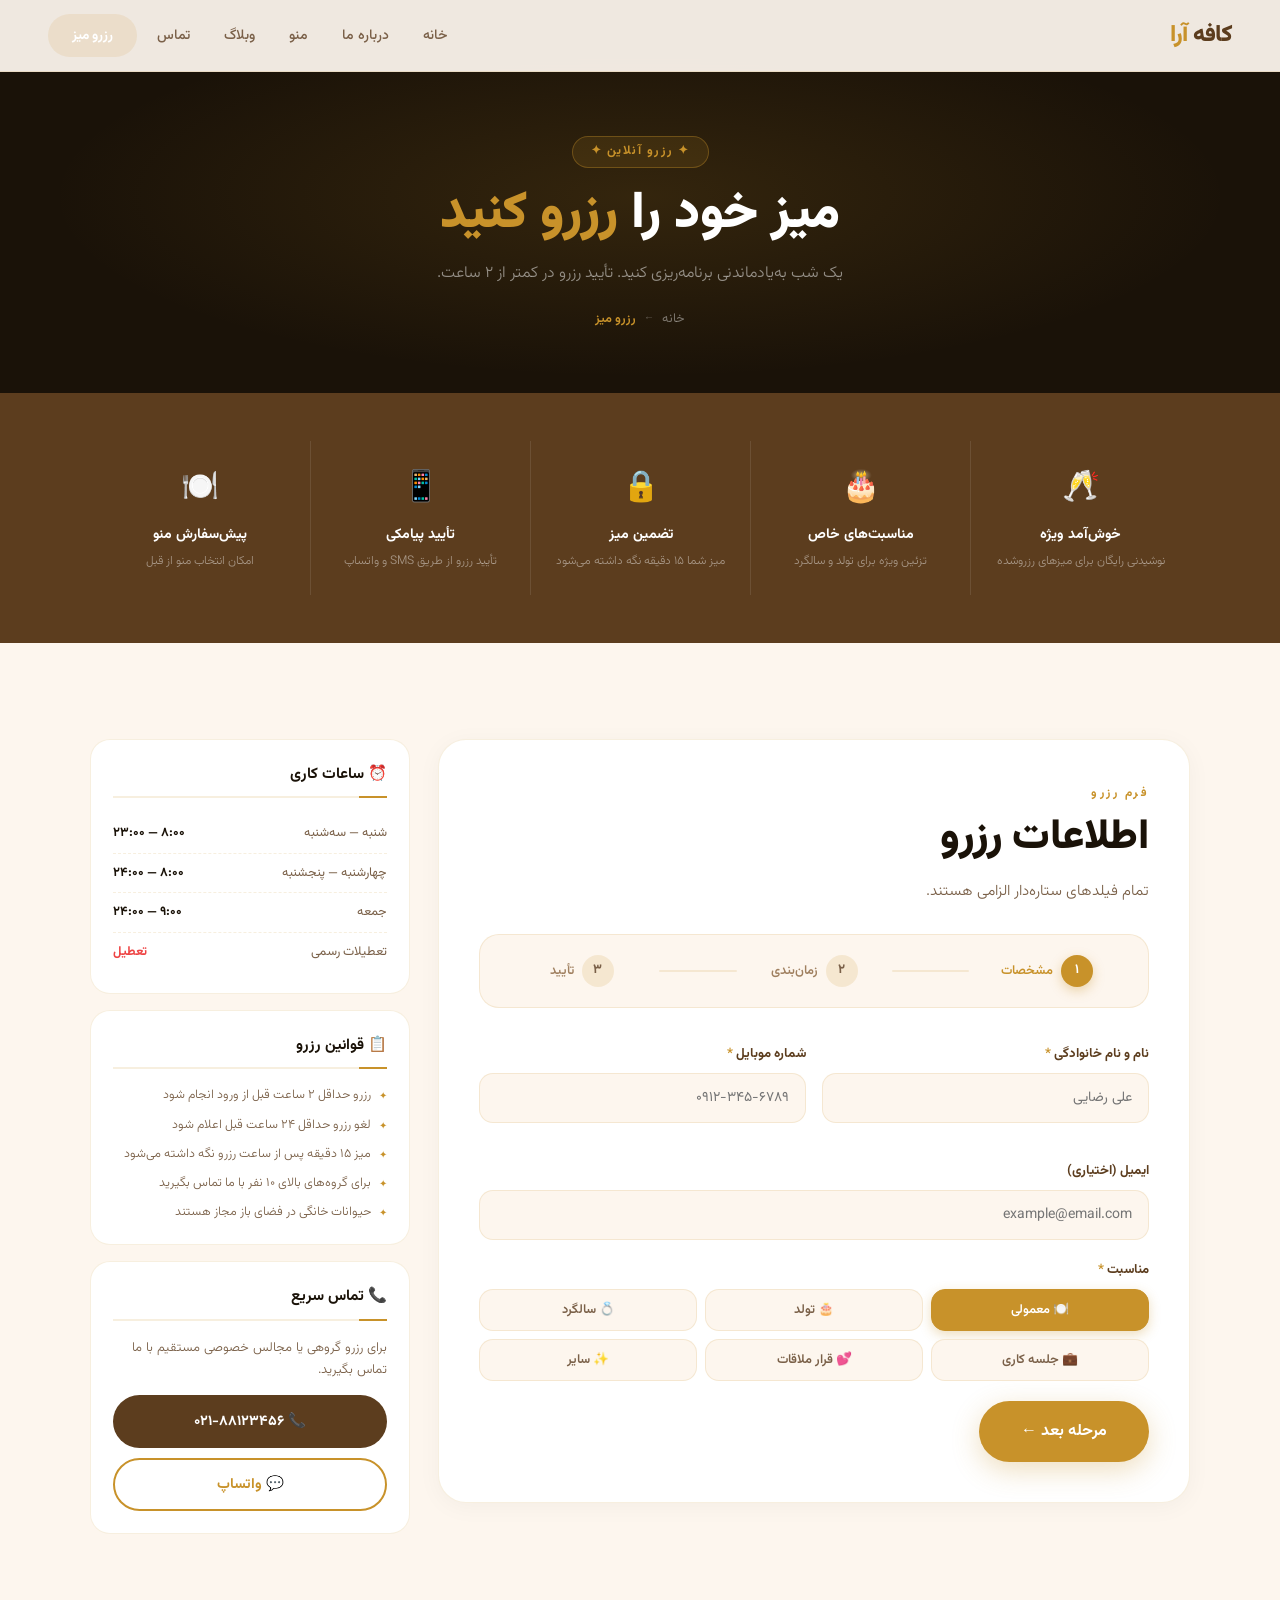
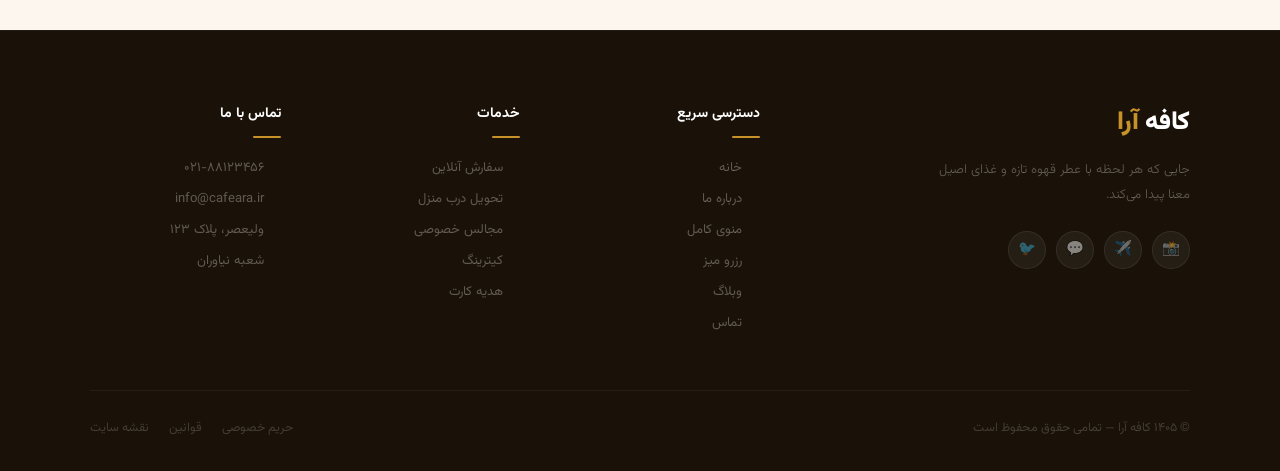
<file: reservation.html>
<!DOCTYPE html>
<html lang="fa" dir="rtl">
<head>
  <meta charset="UTF-8">
  <meta name="viewport" content="width=device-width, initial-scale=1.0">
  <meta name="description" content="رزرو میز کافه آرا — همین حالا میز مورد نظر خود را رزرو کنید">
  <title>کافه آرا | رزرو میز</title>
  <link rel="stylesheet" href="assets/css/style.css">
  <link rel="stylesheet" href="assets/css/reservation.css">
</head>
<body>

  <!-- ══ ناوبار ══ -->
  <nav class="navbar">
    <a href="index.html" class="nav-logo">کافه <span>آرا</span></a>
    <ul class="nav-links">
      <li><a href="index.html">خانه</a></li>
      <li><a href="about.html">درباره ما</a></li>
      <li><a href="menu.html">منو</a></li>
      <li><a href="blog.html">وبلاگ</a></li>
      <li><a href="contact.html">تماس</a></li>
      <li><a href="reservation.html" class="nav-cta active">رزرو میز</a></li>
    </ul>
    <button class="nav-toggle" aria-label="منو" aria-expanded="false">
      <span></span><span></span><span></span>
    </button>
  </nav>
  <div class="nav-mobile">
    <a href="index.html">خانه</a>
    <a href="about.html">درباره ما</a>
    <a href="menu.html">منو</a>
    <a href="blog.html">وبلاگ</a>
    <a href="contact.html">تماس</a>
    <a href="reservation.html" class="active">رزرو میز</a>
  </div>

  <main>

    <!-- ══ هدر ══ -->
    <div class="page-hero">
      <div class="page-hero-content">
        <div class="badge">✦ رزرو آنلاین ✦</div>
        <h1>میز خود را <span>رزرو کنید</span></h1>
        <p>یک شب به‌یادماندنی برنامه‌ریزی کنید. تأیید رزرو در کمتر از ۲ ساعت.</p>
        <div class="breadcrumb">
          <a href="index.html">خانه</a><i>←</i><span>رزرو میز</span>
        </div>
      </div>
    </div>

    <!-- ══ مزایا ══ -->
    <div class="perks-band">
      <div class="container">
        <div class="perks-grid">
          <div class="perk-item" data-reveal>
            <span class="pk-icon">🥂</span>
            <div class="pk-title">خوش‌آمد ویژه</div>
            <div class="pk-desc">نوشیدنی رایگان برای میزهای رزرو‌شده</div>
          </div>
          <div class="perk-item" data-reveal data-delay="80">
            <span class="pk-icon">🎂</span>
            <div class="pk-title">مناسبت‌های خاص</div>
            <div class="pk-desc">تزئین ویژه برای تولد و سالگرد</div>
          </div>
          <div class="perk-item" data-reveal data-delay="160">
            <span class="pk-icon">🔒</span>
            <div class="pk-title">تضمین میز</div>
            <div class="pk-desc">میز شما ۱۵ دقیقه نگه داشته می‌شود</div>
          </div>
          <div class="perk-item" data-reveal data-delay="240">
            <span class="pk-icon">📱</span>
            <div class="pk-title">تأیید پیامکی</div>
            <div class="pk-desc">تأیید رزرو از طریق SMS و واتساپ</div>
          </div>
          <div class="perk-item" data-reveal data-delay="320">
            <span class="pk-icon">🍽️</span>
            <div class="pk-title">پیش‌سفارش منو</div>
            <div class="pk-desc">امکان انتخاب منو از قبل</div>
          </div>
        </div>
      </div>
    </div>

    <!-- ══ فرم + اطلاعات ══ -->
    <section class="section res-section">
      <div class="container">
        <div class="res-layout">

          <!-- فرم رزرو -->
          <div class="res-form-wrap" data-reveal>
            <div class="rf-header">
              <span class="section-label">فرم رزرو</span>
              <h2 class="section-title">اطلاعات رزرو</h2>
              <p class="section-sub">تمام فیلدهای ستاره‌دار الزامی هستند.</p>
            </div>

            <!-- استپ‌ها -->
            <div class="steps-bar">
              <div class="step active" data-step="1"><span class="step-num">۱</span><span class="step-lbl">مشخصات</span></div>
              <div class="step-line"></div>
              <div class="step" data-step="2"><span class="step-num">۲</span><span class="step-lbl">زمان‌بندی</span></div>
              <div class="step-line"></div>
              <div class="step" data-step="3"><span class="step-num">۳</span><span class="step-lbl">تأیید</span></div>
            </div>

            <form id="resForm" novalidate>

              <!-- استپ ۱: مشخصات -->
              <div class="form-step active" id="step1">
                <div class="fg-row-2">
                  <div class="fg">
                    <label for="r-name">نام و نام خانوادگی <span class="req">*</span></label>
                    <input type="text" id="r-name" placeholder="علی رضایی" required>
                    <span class="fe" id="re-name"></span>
                  </div>
                  <div class="fg">
                    <label for="r-phone">شماره موبایل <span class="req">*</span></label>
                    <input type="tel" id="r-phone" placeholder="۰۹۱۲-۳۴۵-۶۷۸۹" required>
                    <span class="fe" id="re-phone"></span>
                  </div>
                </div>
                <div class="fg">
                  <label for="r-email">ایمیل (اختیاری)</label>
                  <input type="email" id="r-email" placeholder="example@email.com">
                </div>
                <div class="fg">
                  <label for="r-occasion">مناسبت <span class="req">*</span></label>
                  <div class="occasion-grid" id="occasionGrid">
                    <button type="button" class="occ-btn active" data-val="normal">🍽️ معمولی</button>
                    <button type="button" class="occ-btn" data-val="birthday">🎂 تولد</button>
                    <button type="button" class="occ-btn" data-val="anniversary">💍 سالگرد</button>
                    <button type="button" class="occ-btn" data-val="business">💼 جلسه کاری</button>
                    <button type="button" class="occ-btn" data-val="date">💕 قرار ملاقات</button>
                    <button type="button" class="occ-btn" data-val="other">✨ سایر</button>
                  </div>
                  <input type="hidden" id="r-occasion" value="normal">
                </div>
                <button type="button" class="btn btn-primary btn-lg step-next" data-to="2">
                  مرحله بعد ←
                </button>
              </div>

              <!-- استپ ۲: زمان‌بندی -->
              <div class="form-step" id="step2">
                <div class="fg-row-2">
                  <div class="fg">
                    <label for="r-branch">شعبه <span class="req">*</span></label>
                    <select id="r-branch" required>
                      <option value="">انتخاب شعبه</option>
                      <option value="valiasre">شعبه ولیعصر</option>
                      <option value="niavaran">شعبه نیاوران</option>
                    </select>
                    <span class="fe" id="re-branch"></span>
                  </div>
                  <div class="fg">
                    <label for="r-guests">تعداد نفرات <span class="req">*</span></label>
                    <div class="counter-input">
                      <button type="button" class="ci-btn" id="guestMinus">−</button>
                      <span id="guestCount">۲</span>
                      <button type="button" class="ci-btn" id="guestPlus">+</button>
                    </div>
                    <input type="hidden" id="r-guests" value="2">
                  </div>
                </div>
                <div class="fg-row-2">
                  <div class="fg">
                    <label for="r-date">تاریخ <span class="req">*</span></label>
                    <input type="text" id="r-date" placeholder="مثال: ۱۴۰۳/۰۴/۱۵" required>
                    <span class="fe" id="re-date"></span>
                  </div>
                  <div class="fg">
                    <label>ساعت <span class="req">*</span></label>
                    <div class="time-slots" id="timeSlots">
                      <button type="button" class="ts-btn" data-time="12:00">۱۲:۰۰</button>
                      <button type="button" class="ts-btn" data-time="13:00">۱۳:۰۰</button>
                      <button type="button" class="ts-btn" data-time="14:00">۱۴:۰۰</button>
                      <button type="button" class="ts-btn" data-time="18:00">۱۸:۰۰</button>
                      <button type="button" class="ts-btn" data-time="19:00">۱۹:۰۰</button>
                      <button type="button" class="ts-btn" data-time="20:00">۲۰:۰۰</button>
                      <button type="button" class="ts-btn" data-time="21:00">۲۱:۰۰</button>
                      <button type="button" class="ts-btn ts-full" data-time="22:00" disabled>۲۲:۰۰ پر</button>
                    </div>
                    <input type="hidden" id="r-time" value="">
                    <span class="fe" id="re-time"></span>
                  </div>
                </div>
                <div class="fg">
                  <label for="r-notes">توضیحات اضافه</label>
                  <textarea id="r-notes" rows="3"
                    placeholder="آلرژی غذایی، صندلی کودک، درخواست خاص..."></textarea>
                </div>
                <div class="step-btns">
                  <button type="button" class="btn btn-outline step-prev" data-to="1">← برگشت</button>
                  <button type="button" class="btn btn-primary btn-lg step-next" data-to="3">
                    مرحله بعد ←
                  </button>
                </div>
              </div>

              <!-- استپ ۳: تأیید -->
              <div class="form-step" id="step3">
                <div class="confirm-card">
                  <div class="cc-header">
                    <span>🎉</span>
                    <h3>خلاصه رزرو شما</h3>
                  </div>
                  <div class="cc-rows" id="confirmRows"></div>
                </div>
                <div class="fg" style="margin-top:20px">
                  <label class="check-label">
                    <input type="checkbox" id="r-agree" required>
                    <span class="check-box"></span>
                    <span>با <a href="#">قوانین رزرو</a> موافقم و در صورت لغو ۲۴ ساعت قبل اطلاع می‌دهم</span>
                  </label>
                  <span class="fe" id="re-agree"></span>
                </div>
                <div class="step-btns">
                  <button type="button" class="btn btn-outline step-prev" data-to="2">← ویرایش</button>
                  <button type="submit" class="btn btn-primary btn-lg" id="resSubmit">
                    <span id="rs-text">ثبت رزرو</span> 🎉
                  </button>
                </div>
              </div>

            </form>
          </div>

          <!-- اطلاعات جانبی -->
          <div class="res-info" data-reveal data-delay="100">

            <!-- ساعات کاری -->
            <div class="ri-card">
              <h3 class="ri-title">⏰ ساعات کاری</h3>
              <ul class="hours-list">
                <li><span class="hl-day">شنبه — سه‌شنبه</span><span class="hl-time">۸:۰۰ — ۲۳:۰۰</span></li>
                <li><span class="hl-day">چهارشنبه — پنجشنبه</span><span class="hl-time">۸:۰۰ — ۲۴:۰۰</span></li>
                <li><span class="hl-day">جمعه</span><span class="hl-time">۹:۰۰ — ۲۴:۰۰</span></li>
                <li class="hl-closed"><span class="hl-day">تعطیلات رسمی</span><span>تعطیل</span></li>
              </ul>
            </div>

            <!-- قوانین -->
            <div class="ri-card">
              <h3 class="ri-title">📋 قوانین رزرو</h3>
              <ul class="rules-list">
                <li>رزرو حداقل ۲ ساعت قبل از ورود انجام شود</li>
                <li>لغو رزرو حداقل ۲۴ ساعت قبل اعلام شود</li>
                <li>میز ۱۵ دقیقه پس از ساعت رزرو نگه داشته می‌شود</li>
                <li>برای گروه‌های بالای ۱۰ نفر با ما تماس بگیرید</li>
                <li>حیوانات خانگی در فضای باز مجاز هستند</li>
              </ul>
            </div>

            <!-- تماس سریع -->
            <div class="ri-card ri-contact">
              <h3 class="ri-title">📞 تماس سریع</h3>
              <p>برای رزرو گروهی یا مجالس خصوصی مستقیم با ما تماس بگیرید.</p>
              <a href="tel:02188123456" class="btn btn-secondary" style="width:100%;justify-content:center;margin-top:14px">
                📞 ۰۲۱-۸۸۱۲۳۴۵۶
              </a>
              <a href="#" class="btn btn-outline" style="width:100%;justify-content:center;margin-top:10px">
                💬 واتساپ
              </a>
            </div>

          </div>
        </div>
      </div>
    </section>

  </main>

  <!-- ══ فوتر ══ -->
  <footer class="footer">
    <div class="footer-top">
      <div class="footer-brand">
        <span class="f-logo">کافه <span>آرا</span></span>
        <p>جایی که هر لحظه با عطر قهوه تازه و غذای اصیل معنا پیدا می‌کند.</p>
        <div class="footer-social">
          <a href="#" class="f-soc">📸</a><a href="#" class="f-soc">✈️</a>
          <a href="#" class="f-soc">💬</a><a href="#" class="f-soc">🐦</a>
        </div>
      </div>
      <div class="footer-col"><h4>دسترسی سریع</h4><ul>
        <li><a href="index.html">خانه</a></li><li><a href="about.html">درباره ما</a></li>
        <li><a href="menu.html">منوی کامل</a></li><li><a href="reservation.html">رزرو میز</a></li>
        <li><a href="blog.html">وبلاگ</a></li><li><a href="contact.html">تماس</a></li>
      </ul></div>
      <div class="footer-col"><h4>خدمات</h4><ul>
        <li><a href="#">سفارش آنلاین</a></li><li><a href="#">تحویل درب منزل</a></li>
        <li><a href="#">مجالس خصوصی</a></li><li><a href="#">کیترینگ</a></li>
        <li><a href="#">هدیه کارت</a></li>
      </ul></div>
      <div class="footer-col"><h4>تماس با ما</h4><ul>
        <li><a href="tel:02188123456">۰۲۱-۸۸۱۲۳۴۵۶</a></li>
        <li><a href="mailto:info@cafeara.ir">info@cafeara.ir</a></li>
        <li><a href="contact.html">ولیعصر، پلاک ۱۲۳</a></li>
        <li><a href="contact.html">شعبه نیاوران</a></li>
      </ul></div>
    </div>
    <div class="footer-bottom">
      <p>© <span id="currentYear">۱۴۰۳</span> کافه آرا — تمامی حقوق محفوظ است</p>
      <div class="footer-bottom-links">
        <a href="#">حریم خصوصی</a><a href="#">قوانین</a><a href="#">نقشه سایت</a>
      </div>
    </div>
  </footer>

  <button id="backToTop" style="position:fixed;bottom:24px;right:24px;width:44px;height:44px;border-radius:50%;background:var(--brown);color:#fff;border:none;font-size:1.1rem;z-index:500;opacity:0;transition:all .3s;box-shadow:var(--shadow-dark)">↑</button>

  <script src="assets/js/main.js"></script>
  <script src="assets/js/reservation.js"></script>
</body>
</html>
</file>
<file: assets/css/style.css>
/* ============================================
   کافه آرا — استایل مشترک
   style.css
   ============================================ */

@import url('https://fonts.googleapis.com/css2?family=Vazirmatn:wght@300;400;500;700;900&display=swap');

/* ── متغیرها ── */
:root {
  --cream:       #fdf6ee;
  --light:       #fff9f2;
  --dark:        #1a1208;
  --dark-2:      #231809;
  --brown:       #5c3d1e;
  --brown-light: #7a5230;
  --gold:        #c8922a;
  --gold-light:  #e0a83a;
  --gold-faint:  rgba(200,146,42,0.12);
  --text:        #2d1f0e;
  --muted:       #7a6048;
  --muted-light: #a08060;
  --white:       #ffffff;
  --border:      rgba(200,146,42,0.15);
  --border-dark: rgba(255,255,255,0.08);

  --radius-sm:   8px;
  --radius-md:   14px;
  --radius-lg:   20px;
  --radius-xl:   28px;
  --radius-full: 999px;

  --shadow-gold: 0 8px 28px rgba(200,146,42,0.30);
  --shadow-dark: 0 8px 28px rgba(0,0,0,0.25);

  --transition:  all 0.25s ease;
  --nav-h:       72px;
}

/* ── ریست ── */
*, *::before, *::after { margin:0; padding:0; box-sizing:border-box; }
html { scroll-behavior: smooth; font-size: 16px; }
body {
  font-family: 'Vazirmatn', sans-serif;
  background: var(--cream);
  color: var(--text);
  direction: rtl;
  line-height: 1.6;
  -webkit-font-smoothing: antialiased;
}
img { display:block; max-width:100%; }
a { text-decoration: none; color: inherit; }
button { cursor: pointer; font-family: inherit; }
ul { list-style: none; }

/* ── اسکرول‌بار ── */
::-webkit-scrollbar { width: 6px; }
::-webkit-scrollbar-track { background: var(--dark); }
::-webkit-scrollbar-thumb { background: var(--gold); border-radius: 99px; }

/* ══════════════════════════════════════
   ناوبار
══════════════════════════════════════ */
.navbar {
  position: fixed;
  top: 0; left: 0; right: 0;
  height: var(--nav-h);
  z-index: 1000;
  padding: 0 48px;
  display: flex;
  align-items: center;
  justify-content: space-between;
  background: rgba(253,246,238,0.94);
  backdrop-filter: blur(16px);
  -webkit-backdrop-filter: blur(16px);
  border-bottom: 1px solid var(--border);
  transition: var(--transition);
}
.navbar.scrolled {
  box-shadow: 0 4px 24px rgba(0,0,0,0.08);
}

/* لوگو */
.nav-logo {
  font-size: 1.45rem;
  font-weight: 900;
  color: var(--brown);
  letter-spacing: -0.5px;
  flex-shrink: 0;
}
.nav-logo span { color: var(--gold); }

/* لینک‌ها */
.nav-links {
  display: flex;
  align-items: center;
  gap: 6px;
}
.nav-links a {
  padding: 7px 14px;
  border-radius: var(--radius-full);
  font-size: 0.875rem;
  color: var(--muted);
  font-weight: 500;
  transition: var(--transition);
  position: relative;
}
.nav-links a:hover,
.nav-links a.active {
  color: var(--gold);
  background: var(--gold-faint);
}

/* دکمه رزرو */
.nav-cta {
  background: var(--brown);
  color: var(--white) !important;
  padding: 9px 22px !important;
  border-radius: var(--radius-full) !important;
  font-weight: 700 !important;
  font-size: 0.85rem !important;
  transition: var(--transition) !important;
  border: 2px solid transparent;
}
.nav-cta:hover {
  background: var(--gold) !important;
  color: var(--white) !important;
}

/* همبرگر موبایل */
.nav-toggle {
  display: none;
  flex-direction: column;
  gap: 5px;
  background: none;
  border: none;
  padding: 6px;
}
.nav-toggle span {
  display: block;
  width: 24px;
  height: 2px;
  background: var(--brown);
  border-radius: 2px;
  transition: var(--transition);
}

/* منوی موبایل */
.nav-mobile {
  display: none;
  position: fixed;
  top: var(--nav-h);
  left: 0; right: 0;
  background: rgba(253,246,238,0.98);
  backdrop-filter: blur(20px);
  border-bottom: 1px solid var(--border);
  padding: 20px 24px 28px;
  z-index: 999;
  flex-direction: column;
  gap: 4px;
  transform: translateY(-10px);
  opacity: 0;
  transition: var(--transition);
}
.nav-mobile.open {
  display: flex;
  transform: translateY(0);
  opacity: 1;
}
.nav-mobile a {
  padding: 12px 16px;
  border-radius: var(--radius-md);
  font-size: 0.95rem;
  color: var(--muted);
  font-weight: 500;
  border-bottom: 1px solid var(--border);
  transition: var(--transition);
}
.nav-mobile a:last-child { border-bottom: none; }
.nav-mobile a:hover, .nav-mobile a.active {
  color: var(--gold);
  background: var(--gold-faint);
}

/* ══════════════════════════════════════
   Page Hero (هدر کوچک صفحات داخلی)
══════════════════════════════════════ */
.page-hero {
  padding: calc(var(--nav-h) + 64px) 48px 64px;
  background: var(--dark);
  position: relative;
  overflow: hidden;
  text-align: center;
}
.page-hero::before {
  content: '';
  position: absolute;
  inset: 0;
  background: radial-gradient(ellipse at center,
    rgba(200,146,42,0.15) 0%,
    transparent 65%);
}
.page-hero-content { position: relative; z-index: 1; }
.page-hero .badge {
  display: inline-block;
  background: var(--gold-faint);
  border: 1px solid rgba(200,146,42,0.35);
  color: var(--gold);
  padding: 5px 18px;
  border-radius: var(--radius-full);
  font-size: 0.78rem;
  font-weight: 700;
  letter-spacing: 1.5px;
  margin-bottom: 16px;
}
.page-hero h1 {
  font-size: clamp(2rem, 5vw, 3.2rem);
  font-weight: 900;
  color: var(--white);
  line-height: 1.2;
  margin-bottom: 14px;
}
.page-hero h1 span { color: var(--gold); }
.page-hero p {
  font-size: 1rem;
  color: rgba(255,255,255,0.5);
  max-width: 480px;
  margin: 0 auto;
  font-weight: 300;
  line-height: 1.85;
}

/* Breadcrumb */
.breadcrumb {
  display: flex;
  align-items: center;
  justify-content: center;
  gap: 8px;
  margin-top: 20px;
  font-size: 0.8rem;
  color: rgba(255,255,255,0.3);
}
.breadcrumb a { color: rgba(255,255,255,0.4); transition: var(--transition); }
.breadcrumb a:hover { color: var(--gold); }
.breadcrumb span { color: var(--gold); font-weight: 600; }
.breadcrumb i { font-size: 0.65rem; }

/* ══════════════════════════════════════
   کلاس‌های عمومی
══════════════════════════════════════ */

/* Section */
.section { padding: 96px 48px; }
.section-sm { padding: 64px 48px; }
.container { max-width: 1100px; margin: 0 auto; }

/* Section Header */
.section-header { text-align: center; margin-bottom: 56px; }
.section-header.right { text-align: right; }
.section-label {
  display: inline-block;
  color: var(--gold);
  font-size: 0.75rem;
  font-weight: 700;
  letter-spacing: 2.5px;
  text-transform: uppercase;
  margin-bottom: 10px;
}
.section-title {
  font-size: clamp(1.8rem, 4vw, 2.6rem);
  font-weight: 900;
  color: var(--dark);
  line-height: 1.2;
  margin-bottom: 14px;
}
.section-title.light { color: var(--white); }
.section-sub {
  color: var(--muted);
  font-size: 0.95rem;
  line-height: 1.9;
  font-weight: 300;
  max-width: 520px;
}
.section-sub.center { margin: 0 auto; }
.section-sub.light { color: rgba(255,255,255,0.45); }

/* دکمه‌ها */
.btn {
  display: inline-flex;
  align-items: center;
  gap: 8px;
  padding: 13px 30px;
  border-radius: var(--radius-full);
  font-size: 0.9rem;
  font-weight: 700;
  border: 2px solid transparent;
  transition: var(--transition);
  white-space: nowrap;
}
.btn-primary {
  background: var(--gold);
  color: var(--white);
  box-shadow: var(--shadow-gold);
}
.btn-primary:hover {
  background: var(--gold-light);
  transform: translateY(-2px);
  box-shadow: 0 12px 32px rgba(200,146,42,0.45);
}
.btn-secondary {
  background: var(--brown);
  color: var(--white);
}
.btn-secondary:hover {
  background: var(--brown-light);
  transform: translateY(-2px);
}
.btn-outline {
  border-color: var(--gold);
  color: var(--gold);
  background: transparent;
}
.btn-outline:hover {
  background: var(--gold);
  color: var(--white);
}
.btn-outline-white {
  border-color: rgba(255,255,255,0.3);
  color: var(--white);
  background: transparent;
}
.btn-outline-white:hover {
  background: rgba(255,255,255,0.1);
}
.btn-lg { padding: 16px 40px; font-size: 1rem; }
.btn-sm { padding: 8px 18px; font-size: 0.8rem; }

/* Badge */
.badge {
  display: inline-block;
  padding: 3px 12px;
  border-radius: var(--radius-full);
  font-size: 0.68rem;
  font-weight: 700;
}
.badge-gold { background: var(--gold); color: var(--white); }
.badge-green { background: #2a9d5c; color: var(--white); }
.badge-brown { background: var(--brown); color: var(--white); }

/* Toast */
.toast {
  position: fixed;
  bottom: 90px;
  left: 50%;
  transform: translateX(-50%) translateY(16px);
  background: var(--brown);
  color: var(--white);
  padding: 12px 28px;
  border-radius: var(--radius-full);
  font-size: 0.875rem;
  font-weight: 500;
  z-index: 2000;
  opacity: 0;
  pointer-events: none;
  transition: all 0.3s ease;
  white-space: nowrap;
  box-shadow: var(--shadow-dark);
}
.toast.show {
  opacity: 1;
  transform: translateX(-50%) translateY(0);
}
.toast.success { background: #2a9d5c; }
.toast.error   { background: #e44; }

/* دکمه شناور */
.float-btn {
  position: fixed;
  bottom: 24px;
  left: 24px;
  background: var(--gold);
  color: var(--white);
  border: none;
  padding: 13px 22px;
  border-radius: var(--radius-full);
  font-size: 0.875rem;
  font-weight: 700;
  display: flex;
  align-items: center;
  gap: 8px;
  box-shadow: var(--shadow-gold);
  z-index: 500;
  transition: var(--transition);
}
.float-btn:hover { transform: translateY(-3px); }
.float-btn .fb-badge {
  background: rgba(255,255,255,0.25);
  padding: 2px 8px;
  border-radius: var(--radius-full);
  font-size: 0.72rem;
}

/* Divider */
.divider {
  width: 48px;
  height: 3px;
  background: var(--gold);
  border-radius: 2px;
  margin: 16px 0;
}
.divider.center { margin: 16px auto; }

/* ══════════════════════════════════════
   فوتر
══════════════════════════════════════ */
.footer {
  background: var(--dark);
  padding: 72px 48px 32px;
  border-top: 1px solid rgba(255,255,255,0.04);
}
.footer-top {
  display: grid;
  grid-template-columns: 2fr 1fr 1fr 1fr;
  gap: 48px;
  max-width: 1100px;
  margin: 0 auto 56px;
}

/* برند */
.footer-brand .f-logo {
  font-size: 1.6rem;
  font-weight: 900;
  color: var(--white);
  margin-bottom: 14px;
  display: block;
}
.footer-brand .f-logo span { color: var(--gold); }
.footer-brand p {
  font-size: 0.82rem;
  color: rgba(255,255,255,0.3);
  line-height: 1.85;
  font-weight: 300;
  max-width: 260px;
  margin-bottom: 24px;
}
.footer-social {
  display: flex;
  gap: 10px;
  flex-wrap: wrap;
}
.f-soc {
  width: 38px;
  height: 38px;
  border-radius: 50%;
  background: rgba(255,255,255,0.05);
  border: 1px solid rgba(255,255,255,0.08);
  display: flex;
  align-items: center;
  justify-content: center;
  color: rgba(255,255,255,0.45);
  font-size: 0.9rem;
  transition: var(--transition);
}
.f-soc:hover {
  background: var(--gold);
  border-color: var(--gold);
  color: var(--white);
  transform: translateY(-2px);
}

/* ستون‌های فوتر */
.footer-col h4 {
  font-size: 0.875rem;
  font-weight: 700;
  color: var(--white);
  margin-bottom: 20px;
  position: relative;
  padding-bottom: 12px;
}
.footer-col h4::after {
  content: '';
  position: absolute;
  bottom: 0;
  right: 0;
  width: 28px;
  height: 2px;
  background: var(--gold);
  border-radius: 2px;
}
.footer-col ul {
  display: flex;
  flex-direction: column;
  gap: 10px;
}
.footer-col ul a {
  color: rgba(255,255,255,0.3);
  font-size: 0.82rem;
  transition: var(--transition);
  display: flex;
  align-items: center;
  gap: 6px;
}
.footer-col ul a::before {
  content: '←';
  font-size: 0.7rem;
  color: var(--gold);
  opacity: 0;
  transition: var(--transition);
  transform: translateX(4px);
}
.footer-col ul a:hover {
  color: var(--gold);
  padding-right: 4px;
}
.footer-col ul a:hover::before { opacity: 1; transform: translateX(0); }

/* خط پایین */
.footer-bottom {
  max-width: 1100px;
  margin: 0 auto;
  padding-top: 28px;
  border-top: 1px solid rgba(255,255,255,0.05);
  display: flex;
  align-items: center;
  justify-content: space-between;
  flex-wrap: wrap;
  gap: 12px;
}
.footer-bottom p { color: rgba(255,255,255,0.18); font-size: 0.78rem; }
.footer-bottom-links { display: flex; gap: 20px; }
.footer-bottom-links a {
  color: rgba(255,255,255,0.18);
  font-size: 0.78rem;
  transition: var(--transition);
}
.footer-bottom-links a:hover { color: var(--gold); }

/* ══════════════════════════════════════
   ریسپانسیو
══════════════════════════════════════ */
@media (max-width: 1024px) {
  .footer-top { grid-template-columns: 1fr 1fr; gap: 32px; }
}

@media (max-width: 768px) {
  :root { --nav-h: 64px; }

  .navbar { padding: 0 20px; }
  .nav-links { display: none; }
  .nav-toggle { display: flex; }

  .section, .section-sm { padding: 64px 20px; }
  .page-hero { padding: calc(var(--nav-h) + 40px) 20px 48px; }

  .footer { padding: 56px 20px 28px; }
  .footer-top { grid-template-columns: 1fr; gap: 32px; }
  .footer-bottom { flex-direction: column; text-align: center; }
  .footer-bottom-links { justify-content: center; }
}

@media (max-width: 480px) {
  .btn-lg { padding: 13px 28px; font-size: 0.9rem; }
}
</file>
<file: assets/css/home.css>
/* ============================================
   کافه آرا — استایل صفحه اصلی
   home.css
   ============================================ */

/* ══════════════════════════════════════
   هیرو
══════════════════════════════════════ */
.hero {
  min-height: 100vh;
  display: flex;
  align-items: center;
  justify-content: center;
  position: relative;
  overflow: hidden;
  background: var(--dark);
  padding-top: var(--nav-h);
}

.hero-bg {
  position: absolute;
  inset: 0;
  background:
    radial-gradient(ellipse at 28% 60%, rgba(200,146,42,0.18) 0%, transparent 55%),
    radial-gradient(ellipse at 80% 20%, rgba(92,61,30,0.28) 0%, transparent 50%),
    radial-gradient(ellipse at 50% 100%, rgba(26,18,8,0.8) 0%, transparent 60%);
  z-index: 0;
}

/* دایره‌های تزئینی */
.hero-circles { position: absolute; inset: 0; z-index: 0; }
.hc {
  position: absolute;
  border-radius: 50%;
  border: 1px solid rgba(200,146,42,0.1);
}
.hc-1 { width: 520px; height: 520px; top: -120px; right: -120px; animation: rotateSlow 30s linear infinite; }
.hc-2 { width: 320px; height: 320px; bottom: 60px;  left: 40px;   animation: rotateSlow 20s linear infinite reverse; }
.hc-3 { width: 720px; height: 720px; bottom: -220px;right: -200px;border-color: rgba(200,146,42,0.05); }
@keyframes rotateSlow { to { transform: rotate(360deg); } }

/* ذرات شناور */
.hero-particles { position: absolute; inset: 0; z-index: 1; pointer-events: none; }
.p {
  position: absolute;
  font-size: 1.4rem;
  opacity: 0.12;
  animation: floatP 8s ease-in-out infinite;
}
.p1 { top: 18%; right: 12%; animation-delay: 0s; }
.p2 { top: 65%; right: 8%;  animation-delay: 1.5s; font-size: 1rem; }
.p3 { top: 30%; left: 10%; animation-delay: 3s;   font-size: .8rem; color: var(--gold); opacity:.25; }
.p4 { top: 70%; left: 15%; animation-delay: 4.5s; font-size: .7rem; color: var(--gold); opacity:.2; }
.p5 { top: 50%; left: 5%;  animation-delay: 2s;   font-size: 1.2rem; }
@keyframes floatP {
  0%,100% { transform: translateY(0) rotate(0deg); }
  50%      { transform: translateY(-18px) rotate(8deg); }
}

/* محتوا */
.hero-content {
  position: relative;
  z-index: 2;
  text-align: center;
  padding: 0 24px;
  max-width: 820px;
}
.hero-badge {
  display: inline-block;
  background: rgba(200,146,42,0.14);
  border: 1px solid rgba(200,146,42,0.32);
  color: var(--gold);
  padding: 6px 22px;
  border-radius: var(--radius-full);
  font-size: 0.78rem;
  font-weight: 700;
  letter-spacing: 1.5px;
  margin-bottom: 24px;
}
.hero h1 {
  font-size: clamp(2.8rem, 7vw, 5.2rem);
  font-weight: 900;
  color: var(--white);
  line-height: 1.12;
  margin-bottom: 20px;
}
.hero h1 span { color: var(--gold); }
.hero > .hero-content > p {
  color: rgba(255,255,255,0.55);
  font-size: 1.05rem;
  max-width: 480px;
  margin: 0 auto 36px;
  line-height: 1.95;
  font-weight: 300;
}
.hero-btns {
  display: flex;
  gap: 14px;
  justify-content: center;
  flex-wrap: wrap;
  margin-bottom: 52px;
}

/* کارت‌های آماری */
.hero-stats {
  display: flex;
  gap: 12px;
  justify-content: center;
  flex-wrap: wrap;
}
.stat-card {
  background: rgba(255,255,255,0.06);
  border: 1px solid rgba(255,255,255,0.09);
  padding: 16px 24px;
  border-radius: var(--radius-lg);
  text-align: center;
  backdrop-filter: blur(8px);
  transition: var(--transition);
}
.stat-card:hover {
  background: rgba(200,146,42,0.1);
  border-color: rgba(200,146,42,0.25);
  transform: translateY(-3px);
}
.stat-card .num {
  font-size: 1.7rem;
  font-weight: 900;
  color: var(--gold);
  line-height: 1;
}
.stat-card .lbl {
  font-size: 0.72rem;
  color: rgba(255,255,255,0.4);
  margin-top: 5px;
}

/* hint اسکرول */
.scroll-hint {
  position: absolute;
  bottom: 32px;
  left: 50%;
  transform: translateX(-50%);
  z-index: 2;
  display: flex;
  flex-direction: column;
  align-items: center;
  gap: 8px;
  color: rgba(255,255,255,0.28);
  font-size: 0.72rem;
}
.scroll-line {
  width: 1px;
  height: 44px;
  background: linear-gradient(to bottom, rgba(200,146,42,0.7), transparent);
  animation: scrollAnim 1.8s ease-in-out infinite;
}
@keyframes scrollAnim {
  0%   { opacity: 1; transform: scaleY(1); }
  100% { opacity: 0; transform: scaleY(0.4) translateY(14px); }
}

/* ══════════════════════════════════════
   نوار ویژگی‌ها
══════════════════════════════════════ */
.features-band {
  background: var(--brown);
  padding: 52px 48px;
}
.features-grid {
  display: grid;
  grid-template-columns: repeat(5, 1fr);
  gap: 0;
}
.feat {
  padding: 28px 20px;
  text-align: center;
  border-left: 1px solid rgba(255,255,255,0.08);
  transition: var(--transition);
}
.feat:last-child { border-left: none; }
.feat:hover { background: rgba(255,255,255,0.05); }
.feat-icon { font-size: 2rem; display: block; margin-bottom: 10px; }
.feat-title {
  font-size: 0.9rem;
  font-weight: 700;
  color: var(--white);
  margin-bottom: 5px;
}
.feat-desc {
  font-size: 0.76rem;
  color: rgba(255,255,255,0.45);
  line-height: 1.6;
  font-weight: 300;
}

/* ══════════════════════════════════════
   پیش‌نمایش درباره ما
══════════════════════════════════════ */
.about-preview { background: var(--light); }
.about-grid {
  display: grid;
  grid-template-columns: 1fr 1fr;
  gap: 72px;
  align-items: center;
}

/* تصویر */
.about-visual { position: relative; height: 460px; }
.av-main {
  width: 72%;
  height: 360px;
  background: linear-gradient(145deg, #2d1505, #6b3a12);
  border-radius: var(--radius-xl);
  position: absolute;
  top: 0; right: 0;
  display: flex;
  align-items: center;
  justify-content: center;
  font-size: 5rem;
  box-shadow: var(--shadow-dark);
}
.av-accent {
  width: 54%;
  height: 230px;
  background: linear-gradient(145deg, #b07e22, #daa83a);
  border-radius: var(--radius-xl);
  position: absolute;
  bottom: 0; left: 0;
  display: flex;
  align-items: center;
  justify-content: center;
  font-size: 3.5rem;
  box-shadow: var(--shadow-gold);
}
.av-badge {
  position: absolute;
  top: 48%; right: -18px;
  transform: translateY(-50%);
  background: var(--gold);
  color: var(--white);
  width: 76px; height: 76px;
  border-radius: 50%;
  display: flex;
  flex-direction: column;
  align-items: center;
  justify-content: center;
  font-size: 0.62rem;
  font-weight: 700;
  text-align: center;
  line-height: 1.4;
  z-index: 3;
  box-shadow: var(--shadow-gold);
}
.av-years {
  position: absolute;
  bottom: 16px; right: -10px;
  background: var(--dark);
  color: var(--white);
  padding: 12px 18px;
  border-radius: var(--radius-md);
  display: flex;
  align-items: center;
  gap: 8px;
  z-index: 3;
  box-shadow: var(--shadow-dark);
}
.y-num {
  font-size: 2rem;
  font-weight: 900;
  color: var(--gold);
  line-height: 1;
}
.y-txt { font-size: 0.75rem; color: rgba(255,255,255,0.55); line-height: 1.5; }

/* متن */
.about-features {
  display: grid;
  grid-template-columns: 1fr 1fr;
  gap: 12px;
  margin: 24px 0 28px;
}
.af-item {
  display: flex;
  align-items: center;
  gap: 10px;
  padding: 12px 14px;
  background: var(--white);
  border-radius: var(--radius-md);
  border: 1px solid var(--border);
  transition: var(--transition);
}
.af-item:hover {
  border-color: var(--gold);
  transform: translateY(-2px);
  box-shadow: 0 4px 16px rgba(200,146,42,0.1);
}
.af-icon {
  width: 34px; height: 34px;
  background: var(--gold-faint);
  border-radius: var(--radius-sm);
  display: flex;
  align-items: center;
  justify-content: center;
  font-size: 1rem;
  flex-shrink: 0;
}
.af-item span { font-size: 0.83rem; font-weight: 600; color: var(--text); }

/* ══════════════════════════════════════
   پیش‌نمایش منو
══════════════════════════════════════ */
.menu-preview { background: var(--dark); }

.menu-tabs {
  display: flex;
  gap: 8px;
  justify-content: center;
  flex-wrap: wrap;
  margin-bottom: 40px;
}
.m-tab {
  padding: 9px 22px;
  border-radius: var(--radius-full);
  border: 1px solid rgba(255,255,255,0.1);
  color: rgba(255,255,255,0.45);
  font-size: 0.83rem;
  background: none;
  transition: var(--transition);
}
.m-tab.active, .m-tab:hover {
  background: var(--gold);
  border-color: var(--gold);
  color: var(--white);
}

.menu-grid {
  display: grid;
  grid-template-columns: repeat(auto-fill, minmax(270px, 1fr));
  gap: 16px;
}
.menu-card {
  background: rgba(255,255,255,0.04);
  border: 1px solid rgba(255,255,255,0.07);
  border-radius: var(--radius-lg);
  padding: 22px;
  position: relative;
  overflow: hidden;
  transition: var(--transition);
}
.menu-card::before {
  content: '';
  position: absolute;
  inset: 0;
  background: linear-gradient(135deg, rgba(200,146,42,0.05), transparent);
  opacity: 0;
  transition: var(--transition);
}
.menu-card:hover {
  transform: translateY(-5px);
  border-color: rgba(200,146,42,0.38);
}
.menu-card:hover::before { opacity: 1; }
.mc-badge { position: absolute; top: 14px; left: 14px; }
.mc-emoji { font-size: 2.4rem; margin-bottom: 14px; display: block; }
.mc-name { font-size: 1rem; font-weight: 700; color: var(--white); margin-bottom: 6px; }
.mc-desc {
  font-size: 0.8rem;
  color: rgba(255,255,255,0.38);
  line-height: 1.75;
  font-weight: 300;
}
.mc-footer {
  display: flex;
  align-items: center;
  justify-content: space-between;
  margin-top: 16px;
  padding-top: 14px;
  border-top: 1px solid rgba(255,255,255,0.06);
}
.mc-price { font-size: 1rem; font-weight: 700; color: var(--gold); }
.mc-btn {
  width: 32px; height: 32px;
  border-radius: 50%;
  background: var(--gold-faint);
  border: 1px solid rgba(200,146,42,0.25);
  color: var(--gold);
  font-size: 1.1rem;
  display: flex;
  align-items: center;
  justify-content: center;
  transition: var(--transition);
}
.mc-btn:hover {
  background: var(--gold);
  color: var(--white);
  border-color: var(--gold);
  transform: scale(1.1);
}

.menu-more { text-align: center; margin-top: 40px; }

/* ══════════════════════════════════════
   گالری
══════════════════════════════════════ */
.gallery-section { background: var(--cream); }
.gallery-grid {
  display: grid;
  grid-template-columns: repeat(3, 1fr);
  grid-template-rows: 240px 240px;
  gap: 14px;
}
.g-item {
  border-radius: var(--radius-lg);
  overflow: hidden;
  position: relative;
  cursor: pointer;
}
.g-item.g-big {
  grid-row: span 2;
}
.g-img {
  width: 100%;
  height: 100%;
  display: flex;
  align-items: center;
  justify-content: center;
  font-size: 3.5rem;
  transition: transform 0.4s ease;
}
.gi-1 { background: linear-gradient(145deg, #3d1e08, #7a4010); }
.gi-2 { background: linear-gradient(145deg, #1a3d2a, #2d6b4a); }
.gi-3 { background: linear-gradient(145deg, #3d3010, #7a6020); }
.gi-4 { background: linear-gradient(145deg, #2a1a3d, #4a2d7a); }
.gi-5 { background: linear-gradient(145deg, #3d1010, #8b2020); }

.g-overlay {
  position: absolute;
  inset: 0;
  background: rgba(0,0,0,0.45);
  display: flex;
  align-items: center;
  justify-content: center;
  opacity: 0;
  transition: var(--transition);
}
.g-overlay span {
  color: var(--white);
  font-size: 0.9rem;
  font-weight: 600;
  border: 1px solid rgba(255,255,255,0.5);
  padding: 8px 22px;
  border-radius: var(--radius-full);
}
.g-item:hover .g-img { transform: scale(1.06); }
.g-item:hover .g-overlay { opacity: 1; }

/* ══════════════════════════════════════
   نظرات
══════════════════════════════════════ */
.testimonials-section { background: var(--light); }
.reviews-grid {
  display: grid;
  grid-template-columns: 1fr 1fr 1fr 1fr;
  gap: 16px;
}

/* کارت امتیاز */
.review-score {
  background: var(--brown);
  border-radius: var(--radius-lg);
  padding: 32px 22px;
  text-align: center;
  color: var(--white);
}
.rs-big {
  font-size: 3.4rem;
  font-weight: 900;
  color: var(--gold);
  line-height: 1;
}
.rs-stars { color: var(--gold); font-size: 0.9rem; letter-spacing: 3px; margin: 8px 0 4px; }
.rs-sub { font-size: 0.75rem; color: rgba(255,255,255,0.45); margin-bottom: 20px; }
.rs-bars { text-align: right; }
.rb-item {
  display: flex;
  align-items: center;
  gap: 7px;
  margin-bottom: 8px;
  font-size: 0.73rem;
  color: rgba(255,255,255,0.5);
}
.rb-track {
  flex: 1;
  height: 5px;
  background: rgba(255,255,255,0.1);
  border-radius: 99px;
  overflow: hidden;
}
.rb-fill {
  height: 100%;
  background: var(--gold);
  border-radius: 99px;
}

/* کارت نظر */
.t-card {
  background: var(--white);
  border: 1px solid var(--border);
  border-radius: var(--radius-lg);
  padding: 26px;
  position: relative;
  transition: var(--transition);
}
.t-card:hover {
  transform: translateY(-4px);
  box-shadow: 0 12px 32px rgba(200,146,42,0.1);
}
.t-quote {
  position: absolute;
  top: 16px; left: 20px;
  font-size: 3.5rem;
  color: rgba(200,146,42,0.08);
  font-family: Georgia, serif;
  line-height: 1;
}
.t-stars { color: var(--gold); font-size: 0.85rem; letter-spacing: 2px; margin-bottom: 12px; }
.t-text {
  font-size: 0.85rem;
  color: var(--muted);
  line-height: 1.85;
  font-weight: 300;
  margin-bottom: 18px;
}
.t-author { display: flex; align-items: center; gap: 10px; }
.t-avatar {
  width: 40px; height: 40px;
  border-radius: 50%;
  display: flex;
  align-items: center;
  justify-content: center;
  font-weight: 700;
  font-size: 0.875rem;
  color: var(--white);
  flex-shrink: 0;
}
.t-name { font-size: 0.875rem; font-weight: 700; color: var(--dark); }
.t-title { font-size: 0.73rem; color: var(--muted); }

/* ══════════════════════════════════════
   پیش‌نمایش وبلاگ
══════════════════════════════════════ */
.blog-preview { background: var(--dark); }
.blog-grid {
  display: grid;
  grid-template-columns: repeat(3, 1fr);
  gap: 18px;
}
.b-card {
  background: rgba(255,255,255,0.04);
  border: 1px solid rgba(255,255,255,0.07);
  border-radius: var(--radius-lg);
  overflow: hidden;
  transition: var(--transition);
}
.b-card:hover {
  transform: translateY(-5px);
  border-color: rgba(200,146,42,0.35);
}
.b-img {
  height: 170px;
  display: flex;
  align-items: center;
  justify-content: center;
  font-size: 3rem;
  transition: transform 0.4s;
}
.b-card:hover .b-img { transform: scale(1.05); }
.bi-1 { background: linear-gradient(135deg, #2d1505, #6b3a12); }
.bi-2 { background: linear-gradient(135deg, #0d2a1a, #1a5c35); }
.bi-3 { background: linear-gradient(135deg, #1a1228, #3a2460); }
.b-content { padding: 18px; }
.b-tag {
  font-size: 0.68rem;
  color: var(--gold);
  font-weight: 700;
  letter-spacing: 1.5px;
  text-transform: uppercase;
  margin-bottom: 8px;
}
.b-title {
  font-size: 0.92rem;
  font-weight: 700;
  color: var(--white);
  line-height: 1.5;
  margin-bottom: 8px;
}
.b-desc {
  font-size: 0.78rem;
  color: rgba(255,255,255,0.35);
  line-height: 1.75;
  font-weight: 300;
  margin-bottom: 14px;
}
.b-meta {
  display: flex;
  align-items: center;
  justify-content: space-between;
  font-size: 0.73rem;
  color: rgba(255,255,255,0.28);
}
.b-read {
  color: var(--gold);
  font-weight: 600;
  font-size: 0.8rem;
  transition: var(--transition);
}
.b-read:hover { color: var(--gold-light); }

/* ══════════════════════════════════════
   CTA
══════════════════════════════════════ */
.cta-section {
  background: linear-gradient(135deg, var(--brown), var(--dark));
  padding: 100px 48px;
  text-align: center;
  position: relative;
  overflow: hidden;
}
.cta-bg {
  position: absolute;
  inset: 0;
  background: radial-gradient(ellipse at center, rgba(200,146,42,0.15), transparent 65%);
}
.cta-content { position: relative; z-index: 1; }
.cta-section h2 {
  font-size: clamp(2rem, 5vw, 3.2rem);
  font-weight: 900;
  color: var(--white);
  margin: 8px 0 14px;
}
.cta-section p {
  color: rgba(255,255,255,0.5);
  font-size: 0.95rem;
  max-width: 430px;
  margin: 0 auto 32px;
  line-height: 1.9;
  font-weight: 300;
}
.cta-input-row {
  display: flex;
  gap: 10px;
  justify-content: center;
  flex-wrap: wrap;
  margin-bottom: 24px;
}
#ctaInput {
  padding: 13px 22px;
  border-radius: var(--radius-full);
  border: 1px solid rgba(255,255,255,0.15);
  background: rgba(255,255,255,0.07);
  color: var(--white);
  font-size: 0.88rem;
  width: 268px;
  font-family: 'Vazirmatn', sans-serif;
  outline: none;
  text-align: right;
  transition: var(--transition);
}
#ctaInput::placeholder { color: rgba(255,255,255,0.3); }
#ctaInput:focus { border-color: var(--gold); background: rgba(255,255,255,0.1); }

.cta-apps {
  display: flex;
  gap: 12px;
  justify-content: center;
  flex-wrap: wrap;
}
.app-btn {
  display: flex;
  align-items: center;
  gap: 10px;
  padding: 11px 22px;
  background: rgba(255,255,255,0.07);
  border: 1px solid rgba(255,255,255,0.12);
  border-radius: var(--radius-md);
  color: var(--white);
  font-size: 0.875rem;
  transition: var(--transition);
}
.app-btn:hover {
  background: rgba(255,255,255,0.12);
  border-color: rgba(255,255,255,0.22);
}
.app-text {
  display: flex;
  flex-direction: column;
  text-align: right;
  font-weight: 700;
}
.app-text small {
  font-size: 0.63rem;
  color: rgba(255,255,255,0.4);
  font-weight: 300;
}

/* ══════════════════════════════════════
   ریسپانسیو
══════════════════════════════════════ */
@media (max-width: 1024px) {
  .reviews-grid { grid-template-columns: 1fr 1fr; }
  .features-grid { grid-template-columns: repeat(3, 1fr); }
  .features-grid .feat:nth-child(3) { border-left: none; }
}

@media (max-width: 768px) {
  .about-grid { grid-template-columns: 1fr; }
  .about-visual { height: 280px; margin-bottom: 12px; }
  .av-main { width: 68%; height: 240px; font-size: 3.5rem; }
  .av-accent { width: 50%; height: 170px; font-size: 2.5rem; }
  .av-years { display: none; }

  .features-band { padding: 40px 20px; }
  .features-grid { grid-template-columns: repeat(2, 1fr); }
  .feat { border-left: none; border-bottom: 1px solid rgba(255,255,255,0.08); }

  .gallery-grid { grid-template-columns: 1fr 1fr; grid-template-rows: auto; }
  .g-item.g-big { grid-row: span 1; grid-column: span 2; height: 220px; }

  .reviews-grid { grid-template-columns: 1fr; }
  .blog-grid { grid-template-columns: 1fr; }

  .cta-section { padding: 72px 20px; }
  #ctaInput { width: 100%; max-width: 320px; }
}

@media (max-width: 480px) {
  .hero-stats { gap: 8px; }
  .stat-card { padding: 12px 16px; }
  .stat-card .num { font-size: 1.4rem; }
  .menu-grid { grid-template-columns: 1fr; }
}
</file>
<file: assets/css/about.css>
/* ============================================
   کافه آرا — استایل صفحه درباره ما
   about.css
   ============================================ */

/* ══════════════════════════════════════
   بخش داستان
══════════════════════════════════════ */
.story-section { background: var(--light); }

.story-grid {
  display: grid;
  grid-template-columns: 1fr 1fr;
  gap: 80px;
  align-items: center;
}

/* تصویر */
.story-visual {
  position: relative;
  height: 480px;
}
.sv-main {
  width: 74%;
  height: 380px;
  background: linear-gradient(145deg, #2d1505, #6b3a12);
  border-radius: var(--radius-xl);
  position: absolute;
  top: 0; right: 0;
  display: flex;
  align-items: center;
  justify-content: center;
  font-size: 5.5rem;
  box-shadow: var(--shadow-dark);
}
.sv-accent {
  width: 52%;
  height: 220px;
  background: linear-gradient(145deg, #1a3d1a, #2d7a2d);
  border-radius: var(--radius-xl);
  position: absolute;
  bottom: 0; left: 0;
  display: flex;
  align-items: center;
  justify-content: center;
  font-size: 3.5rem;
  box-shadow: var(--shadow-gold);
}

/* کارت‌های شناور */
.sv-float {
  position: absolute;
  background: var(--white);
  border: 1.5px solid var(--border);
  border-radius: var(--radius-lg);
  padding: 14px 20px;
  text-align: center;
  box-shadow: var(--shadow-dark);
  z-index: 3;
}
.sv-f1 { top: 40%; right: -20px; transform: translateY(-50%); }
.sv-f2 { bottom: 30px; left: 48%; }
.svf-num {
  display: block;
  font-size: 1.8rem;
  font-weight: 900;
  color: var(--gold);
  line-height: 1;
}
.svf-lbl {
  font-size: 0.7rem;
  color: var(--muted);
  margin-top: 4px;
  white-space: nowrap;
}

/* متن داستان */
.story-values {
  display: grid;
  grid-template-columns: 1fr 1fr;
  gap: 12px;
  margin-top: 28px;
}
.sv-item {
  display: flex;
  align-items: flex-start;
  gap: 12px;
  padding: 14px;
  background: var(--white);
  border: 1.5px solid var(--border);
  border-radius: var(--radius-md);
  transition: var(--transition);
}
.sv-item:hover {
  border-color: var(--gold);
  transform: translateY(-2px);
  box-shadow: 0 4px 16px rgba(200,146,42,0.1);
}
.sv-icon {
  font-size: 1.4rem;
  flex-shrink: 0;
  margin-top: 2px;
}
.sv-title {
  font-size: 0.875rem;
  font-weight: 700;
  color: var(--dark);
  margin-bottom: 3px;
}
.sv-desc {
  font-size: 0.75rem;
  color: var(--muted);
  font-weight: 300;
  line-height: 1.6;
}

/* ══════════════════════════════════════
   نوار آمار
══════════════════════════════════════ */
.stats-band {
  background: var(--dark);
  padding: 56px 48px;
}
.stats-grid {
  display: grid;
  grid-template-columns: repeat(5, 1fr);
  gap: 0;
}
.stat-item {
  text-align: center;
  padding: 28px 16px;
  border-left: 1px solid rgba(255,255,255,0.07);
  transition: var(--transition);
}
.stat-item:last-child { border-left: none; }
.stat-item:hover { background: rgba(200,146,42,0.06); }
.si-num {
  font-size: 2.6rem;
  font-weight: 900;
  color: var(--gold);
  line-height: 1;
  margin-bottom: 8px;
}
.si-lbl {
  font-size: 0.8rem;
  color: rgba(255,255,255,0.45);
  font-weight: 300;
}

/* ══════════════════════════════════════
   تایم‌لاین
══════════════════════════════════════ */
.timeline-section { background: var(--cream); }

.timeline {
  position: relative;
  max-width: 800px;
  margin: 0 auto;
  padding: 20px 0;
}

/* خط عمودی وسط */
.timeline::before {
  content: '';
  position: absolute;
  top: 0; bottom: 0;
  left: 50%;
  transform: translateX(-50%);
  width: 2px;
  background: linear-gradient(to bottom, transparent, var(--gold), var(--gold), transparent);
  opacity: 0.35;
}

.tl-item {
  display: grid;
  grid-template-columns: 1fr 56px 1fr;
  gap: 20px;
  align-items: center;
  margin-bottom: 40px;
  position: relative;
}
.tl-item:last-child { margin-bottom: 0; }

/* محتوا */
.tl-content {
  background: var(--white);
  border: 1.5px solid var(--border);
  border-radius: var(--radius-lg);
  padding: 24px;
  transition: var(--transition);
  position: relative;
}
.tl-content:hover {
  border-color: rgba(200,146,42,0.4);
  transform: translateY(-3px);
  box-shadow: 0 8px 24px rgba(200,146,42,0.1);
}
.tl-year {
  font-size: 0.75rem;
  font-weight: 700;
  color: var(--gold);
  letter-spacing: 1.5px;
  margin-bottom: 6px;
}
.tl-title {
  font-size: 1rem;
  font-weight: 700;
  color: var(--dark);
  margin-bottom: 8px;
}
.tl-desc {
  font-size: 0.82rem;
  color: var(--muted);
  line-height: 1.75;
  font-weight: 300;
}

/* نقطه وسط */
.tl-dot {
  width: 48px;
  height: 48px;
  border-radius: 50%;
  background: var(--gold);
  display: flex;
  align-items: center;
  justify-content: center;
  font-size: 1.3rem;
  box-shadow: 0 0 0 6px rgba(200,146,42,0.15);
  z-index: 2;
  flex-shrink: 0;
  justify-self: center;
}

/* چپ: محتوا راست — spacer چپ */
.tl-right .tl-content { grid-column: 1; text-align: right; }
.tl-right .tl-dot      { grid-column: 2; }
.tl-right .tl-spacer   { grid-column: 3; }

/* راست: spacer راست — محتوا چپ */
.tl-left .tl-spacer    { grid-column: 1; }
.tl-left .tl-dot       { grid-column: 2; }
.tl-left .tl-content   { grid-column: 3; text-align: right; }

/* ══════════════════════════════════════
   تیم
══════════════════════════════════════ */
.team-section { background: var(--dark); }

.team-grid {
  display: grid;
  grid-template-columns: repeat(4, 1fr);
  gap: 20px;
}
.team-card {
  background: rgba(255,255,255,0.04);
  border: 1.5px solid rgba(255,255,255,0.08);
  border-radius: var(--radius-xl);
  padding: 28px 20px;
  text-align: center;
  transition: var(--transition);
}
.team-card:hover {
  transform: translateY(-5px);
  border-color: rgba(200,146,42,0.35);
  background: rgba(200,146,42,0.05);
}

/* آواتار */
.tc-avatar {
  width: 80px;
  height: 80px;
  border-radius: 50%;
  display: flex;
  align-items: center;
  justify-content: center;
  font-size: 1.4rem;
  font-weight: 900;
  color: var(--white);
  margin: 0 auto 16px;
  border: 3px solid rgba(200,146,42,0.3);
}
.tc-a1 { background: linear-gradient(135deg, #5c3d1e, #c8922a); }
.tc-a2 { background: linear-gradient(135deg, #1a3d2a, #2d9d5c); }
.tc-a3 { background: linear-gradient(135deg, #1a1a3d, #3d3d9d); }
.tc-a4 { background: linear-gradient(135deg, #3d1a1a, #9d3d3d); }

.tc-name {
  font-size: 1rem;
  font-weight: 700;
  color: var(--white);
  margin-bottom: 4px;
}
.tc-role {
  font-size: 0.76rem;
  color: var(--gold);
  font-weight: 600;
  margin-bottom: 12px;
  letter-spacing: 0.5px;
}
.tc-bio {
  font-size: 0.78rem;
  color: rgba(255,255,255,0.4);
  line-height: 1.75;
  font-weight: 300;
  margin-bottom: 16px;
}
.tc-social {
  display: flex;
  gap: 8px;
  justify-content: center;
}
.tcs {
  width: 34px;
  height: 34px;
  border-radius: 50%;
  background: rgba(255,255,255,0.06);
  border: 1px solid rgba(255,255,255,0.1);
  display: flex;
  align-items: center;
  justify-content: center;
  font-size: 0.9rem;
  transition: var(--transition);
}
.tcs:hover {
  background: var(--gold);
  border-color: var(--gold);
  transform: translateY(-2px);
}

/* ══════════════════════════════════════
   ارزش‌ها
══════════════════════════════════════ */
.values-section { background: var(--light); }

.values-grid {
  display: grid;
  grid-template-columns: repeat(4, 1fr);
  gap: 20px;
}
.val-card {
  background: var(--white);
  border: 1.5px solid var(--border);
  border-radius: var(--radius-xl);
  padding: 32px 24px;
  transition: var(--transition);
  position: relative;
  overflow: hidden;
}
.val-card::before {
  content: '';
  position: absolute;
  top: 0; right: 0;
  width: 4px;
  height: 0;
  background: var(--gold);
  transition: height 0.3s ease;
  border-radius: 0 var(--radius-xl) 0 0;
}
.val-card:hover {
  transform: translateY(-5px);
  border-color: rgba(200,146,42,0.3);
  box-shadow: 0 12px 32px rgba(200,146,42,0.1);
}
.val-card:hover::before { height: 100%; }

.vc-icon {
  font-size: 2.4rem;
  margin-bottom: 16px;
  display: block;
}
.vc-title {
  font-size: 1rem;
  font-weight: 700;
  color: var(--dark);
  margin-bottom: 10px;
}
.vc-desc {
  font-size: 0.82rem;
  color: var(--muted);
  line-height: 1.85;
  font-weight: 300;
}

/* ══════════════════════════════════════
   CTA پایین
══════════════════════════════════════ */
.about-cta {
  background: linear-gradient(135deg, var(--brown), var(--dark));
  padding: 100px 48px;
  text-align: center;
  position: relative;
  overflow: hidden;
}
.ac-bg {
  position: absolute;
  inset: 0;
  background: radial-gradient(ellipse at center,
    rgba(200,146,42,0.18) 0%, transparent 65%);
}
.ac-content { position: relative; z-index: 1; }
.about-cta h2 {
  font-size: clamp(1.8rem, 4vw, 3rem);
  font-weight: 900;
  color: var(--white);
  margin-bottom: 14px;
}
.about-cta p {
  color: rgba(255,255,255,0.5);
  font-size: 1rem;
  max-width: 400px;
  margin: 0 auto 36px;
  line-height: 1.85;
  font-weight: 300;
}
.ac-btns {
  display: flex;
  gap: 14px;
  justify-content: center;
  flex-wrap: wrap;
}

/* ══════════════════════════════════════
   ریسپانسیو
══════════════════════════════════════ */
@media (max-width: 1024px) {
  .team-grid   { grid-template-columns: repeat(2, 1fr); }
  .values-grid { grid-template-columns: repeat(2, 1fr); }
  .stats-grid  { grid-template-columns: repeat(3, 1fr); }
  .stats-grid .stat-item:nth-child(3) { border-left: none; }
}

@media (max-width: 768px) {
  .story-grid  { grid-template-columns: 1fr; gap: 40px; }
  .story-visual { height: 280px; }
  .sv-main  { width: 70%; height: 240px; font-size: 4rem; }
  .sv-accent{ width: 50%; height: 170px; font-size: 2.5rem; }
  .sv-float { display: none; }

  .stats-band { padding: 40px 20px; }
  .stats-grid { grid-template-columns: repeat(2, 1fr); }
  .stat-item:nth-child(3) { border-left: none; }

  /* تایم‌لاین موبایل — ستون واحد */
  .timeline::before { left: 24px; transform: none; }
  .tl-item {
    grid-template-columns: 48px 1fr;
    gap: 16px;
  }
  .tl-right .tl-content,
  .tl-left  .tl-content { grid-column: 2; grid-row: 1; }
  .tl-right .tl-dot,
  .tl-left  .tl-dot     { grid-column: 1; grid-row: 1; }
  .tl-right .tl-spacer,
  .tl-left  .tl-spacer  { display: none; }

  .team-grid   { grid-template-columns: 1fr 1fr; }
  .values-grid { grid-template-columns: 1fr; }
  .story-values{ grid-template-columns: 1fr; }
  .about-cta   { padding: 72px 20px; }
}

@media (max-width: 480px) {
  .team-grid { grid-template-columns: 1fr; }
  .stats-grid{ grid-template-columns: repeat(2, 1fr); }
}
</file>
<file: assets/css/blog.css>
/* ============================================
   کافه آرا — استایل وبلاگ و مقاله
   blog.css
   ============================================ */

/* ══════════════════════════════════════
   صفحه لیست وبلاگ
══════════════════════════════════════ */
.blog-section { background: var(--cream); }

.blog-layout {
  display: grid;
  grid-template-columns: 1fr 300px;
  gap: 32px;
  align-items: start;
}

/* ── کنترل‌ها ── */
.blog-controls {
  display: flex;
  gap: 12px;
  margin-bottom: 20px;
}
.bs-search {
  flex: 1;
  position: relative;
  display: flex;
  align-items: center;
}
.bs-icon {
  position: absolute;
  right: 14px;
  font-size: 1rem;
  pointer-events: none;
}
#blogSearch {
  width: 100%;
  padding: 11px 42px 11px 16px;
  border: 1.5px solid var(--border);
  border-radius: var(--radius-full);
  font-family: 'Vazirmatn', sans-serif;
  font-size: 0.875rem;
  background: var(--white);
  color: var(--text);
  outline: none;
  direction: rtl;
  transition: var(--transition);
}
#blogSearch:focus { border-color: var(--gold); box-shadow: 0 0 0 3px rgba(200,146,42,0.1); }
#blogSearch::placeholder { color: var(--muted-light); }
.bs-sort select {
  padding: 11px 16px;
  border: 1.5px solid var(--border);
  border-radius: var(--radius-full);
  font-family: 'Vazirmatn', sans-serif;
  font-size: 0.83rem;
  color: var(--muted);
  background: var(--white);
  outline: none;
  cursor: pointer;
  direction: rtl;
  transition: var(--transition);
}
.bs-sort select:focus { border-color: var(--gold); }

/* ── تب دسته‌بندی ── */
.blog-cats {
  display: flex;
  gap: 8px;
  flex-wrap: wrap;
  margin-bottom: 28px;
}
.bc-tab {
  padding: 9px 20px;
  border-radius: var(--radius-full);
  border: 1.5px solid var(--border);
  background: var(--white);
  font-family: 'Vazirmatn', sans-serif;
  font-size: 0.83rem;
  font-weight: 600;
  color: var(--muted);
  cursor: pointer;
  transition: var(--transition);
}
.bc-tab:hover { border-color: var(--gold); color: var(--gold); background: var(--gold-faint); }
.bc-tab.active {
  background: var(--gold);
  border-color: var(--gold);
  color: var(--white);
  box-shadow: 0 4px 14px rgba(200,146,42,0.3);
}

/* ── مقاله ویژه ── */
.featured-post {
  display: grid;
  grid-template-columns: 1fr 1fr;
  border: 1.5px solid var(--border);
  border-radius: var(--radius-xl);
  overflow: hidden;
  margin-bottom: 28px;
  background: var(--white);
  transition: var(--transition);
}
.featured-post:hover {
  border-color: rgba(200,146,42,0.4);
  box-shadow: 0 12px 40px rgba(200,146,42,0.1);
  transform: translateY(-3px);
}
.fp-img {
  height: 100%;
  min-height: 280px;
  display: flex;
  align-items: center;
  justify-content: center;
  font-size: 5rem;
  transition: transform 0.4s ease;
}
.featured-post:hover .fp-img { transform: scale(1.04); }
.fi-1 { background: linear-gradient(145deg, #2d1505, #6b3a12); }

.fp-body { padding: 32px; display: flex; flex-direction: column; justify-content: space-between; }
.fp-meta {
  display: flex;
  align-items: center;
  gap: 12px;
  flex-wrap: wrap;
  margin-bottom: 14px;
}
.fp-cat {
  font-size: 0.72rem;
  font-weight: 700;
  color: var(--gold);
  letter-spacing: 1px;
  text-transform: uppercase;
}
.fp-date, .fp-read {
  font-size: 0.75rem;
  color: var(--muted-light);
}
.fp-title {
  font-size: 1.3rem;
  font-weight: 900;
  color: var(--dark);
  line-height: 1.4;
  margin-bottom: 12px;
}
.fp-desc {
  font-size: 0.85rem;
  color: var(--muted);
  line-height: 1.85;
  font-weight: 300;
  margin-bottom: 20px;
  flex: 1;
}
.fp-footer {
  display: flex;
  align-items: center;
  justify-content: space-between;
  gap: 12px;
  flex-wrap: wrap;
}
.fp-author {
  display: flex;
  align-items: center;
  gap: 10px;
  font-size: 0.8rem;
  color: var(--muted);
  font-weight: 500;
}
.fpa-ava {
  width: 34px; height: 34px;
  border-radius: 50%;
  display: flex;
  align-items: center;
  justify-content: center;
  font-size: 0.8rem;
  font-weight: 700;
  color: var(--white);
  flex-shrink: 0;
}

/* ── گرید مقالات ── */
.posts-grid {
  display: grid;
  grid-template-columns: repeat(auto-fill, minmax(280px, 1fr));
  gap: 18px;
  margin-bottom: 32px;
}
.post-card {
  background: var(--white);
  border: 1.5px solid var(--border);
  border-radius: var(--radius-lg);
  overflow: hidden;
  transition: var(--transition);
}
.post-card:hover {
  transform: translateY(-5px);
  border-color: rgba(200,146,42,0.4);
  box-shadow: 0 12px 32px rgba(200,146,42,0.1);
}
.pc-img-wrap {
  position: relative;
  display: block;
  overflow: hidden;
}
.pc-img {
  height: 160px;
  display: flex;
  align-items: center;
  justify-content: center;
  font-size: 3rem;
  transition: transform 0.4s ease;
}
.post-card:hover .pc-img { transform: scale(1.06); }
.pi-1 { background: linear-gradient(145deg, #1a0d0d, #4a1e1e); }
.pi-2 { background: linear-gradient(145deg, #0d2a14, #1e6b35); }
.pi-3 { background: linear-gradient(145deg, #1a1a2a, #3a3a6b); }
.pi-4 { background: linear-gradient(145deg, #2a1e05, #6b4e10); }
.pi-5 { background: linear-gradient(145deg, #2d2005, #6b5012); }
.pi-6 { background: linear-gradient(145deg, #0d1a2a, #1a3d5c); }

.pc-cat {
  position: absolute;
  top: 12px; right: 12px;
  background: rgba(0,0,0,0.55);
  color: var(--white);
  font-size: 0.68rem;
  font-weight: 700;
  padding: 4px 10px;
  border-radius: var(--radius-full);
  backdrop-filter: blur(4px);
}
.pc-body { padding: 18px; }
.pc-meta {
  display: flex;
  gap: 10px;
  font-size: 0.72rem;
  color: var(--muted-light);
  margin-bottom: 8px;
}
.pc-title {
  font-size: 0.95rem;
  font-weight: 700;
  color: var(--dark);
  line-height: 1.5;
  margin-bottom: 8px;
  transition: var(--transition);
}
.post-card:hover .pc-title { color: var(--gold); }
.pc-desc {
  font-size: 0.78rem;
  color: var(--muted);
  line-height: 1.75;
  font-weight: 300;
  margin-bottom: 14px;
}
.pc-footer {
  display: flex;
  align-items: center;
  justify-content: space-between;
  padding-top: 12px;
  border-top: 1px solid var(--border);
}
.pc-author {
  display: flex;
  align-items: center;
  gap: 7px;
  font-size: 0.75rem;
  color: var(--muted);
}
.pca-ava {
  width: 28px; height: 28px;
  border-radius: 50%;
  font-size: 0.72rem;
  font-weight: 700;
  color: var(--white);
  display: flex;
  align-items: center;
  justify-content: center;
  flex-shrink: 0;
}
.pc-likes {
  display: flex;
  align-items: center;
  gap: 4px;
  font-size: 0.75rem;
  color: var(--muted);
  cursor: pointer;
  transition: var(--transition);
  padding: 4px 8px;
  border-radius: var(--radius-full);
  border: 1px solid transparent;
}
.pc-likes:hover { color: #e44; border-color: rgba(228,68,68,0.2); background: rgba(228,68,68,0.05); }
.pc-likes.liked { color: #e44; }

/* پیام خالی */
.blog-empty {
  text-align: center;
  padding: 64px 24px;
}
.be-icon { font-size: 3rem; margin-bottom: 14px; }
.be-title { font-size: 1.1rem; font-weight: 700; color: var(--dark); margin-bottom: 8px; }
.be-desc { font-size: 0.875rem; color: var(--muted); font-weight: 300; }

/* پیجینیشن */
.pagination {
  display: flex;
  align-items: center;
  justify-content: center;
  gap: 6px;
  margin-top: 8px;
}
.pg-btn {
  width: 40px; height: 40px;
  border-radius: var(--radius-md);
  border: 1.5px solid var(--border);
  background: var(--white);
  color: var(--muted);
  font-family: 'Vazirmatn', sans-serif;
  font-size: 0.85rem;
  font-weight: 600;
  cursor: pointer;
  transition: var(--transition);
  display: flex;
  align-items: center;
  justify-content: center;
}
.pg-btn:hover:not(:disabled) { border-color: var(--gold); color: var(--gold); }
.pg-btn.active { background: var(--gold); border-color: var(--gold); color: var(--white); }
.pg-btn:disabled { opacity: 0.4; cursor: not-allowed; }
.pg-dots { color: var(--muted-light); font-size: 1rem; }

/* ══════════════════════════════════════
   سایدبار مشترک
══════════════════════════════════════ */
.blog-sidebar,
.single-sidebar {
  display: flex;
  flex-direction: column;
  gap: 18px;
  position: sticky;
  top: calc(var(--nav-h) + 20px);
}
.sb-card {
  background: var(--white);
  border: 1.5px solid var(--border);
  border-radius: var(--radius-lg);
  padding: 20px;
}
.sb-title {
  font-size: 0.95rem;
  font-weight: 700;
  color: var(--dark);
  margin-bottom: 16px;
  padding-bottom: 10px;
  border-bottom: 2px solid var(--border);
  position: relative;
}
.sb-title::after {
  content: '';
  position: absolute;
  bottom: -2px; right: 0;
  width: 28px; height: 2px;
  background: var(--gold);
}

/* جستجوی سایدبار */
.sb-search {
  display: flex;
  gap: 8px;
}
.sb-search input {
  flex: 1;
  padding: 10px 14px;
  border: 1.5px solid var(--border);
  border-radius: var(--radius-md);
  font-family: 'Vazirmatn', sans-serif;
  font-size: 0.83rem;
  outline: none;
  direction: rtl;
  transition: var(--transition);
}
.sb-search input:focus { border-color: var(--gold); }
.sb-search button {
  width: 40px; height: 40px;
  border-radius: var(--radius-md);
  border: 1.5px solid var(--border);
  background: var(--gold-faint);
  cursor: pointer;
  font-size: 1rem;
  transition: var(--transition);
}
.sb-search button:hover { background: var(--gold); }

/* دسته‌بندی سایدبار */
.sb-cats { list-style: none; display: flex; flex-direction: column; gap: 4px; }
.sb-cats a {
  display: flex;
  justify-content: space-between;
  align-items: center;
  padding: 9px 12px;
  border-radius: var(--radius-md);
  font-size: 0.83rem;
  color: var(--muted);
  transition: var(--transition);
}
.sb-cats a:hover { background: var(--gold-faint); color: var(--gold); }
.sc-count {
  background: var(--cream);
  border: 1px solid var(--border);
  padding: 2px 8px;
  border-radius: var(--radius-full);
  font-size: 0.7rem;
  font-weight: 700;
  color: var(--muted);
}

/* محبوب‌ترین */
.popular-posts { display: flex; flex-direction: column; gap: 12px; }
.pp-item {
  display: flex;
  gap: 10px;
  align-items: center;
  padding: 8px;
  border-radius: var(--radius-md);
  transition: var(--transition);
}
.pp-item:hover { background: var(--cream); }
.pp-img {
  width: 52px; height: 52px;
  border-radius: var(--radius-md);
  display: flex;
  align-items: center;
  justify-content: center;
  font-size: 1.4rem;
  flex-shrink: 0;
}
.pp-i1 { background: linear-gradient(135deg, #2a1e05, #6b4e10); }
.pp-i2 { background: linear-gradient(135deg, #1a1a2a, #3a3a6b); }
.pp-i3 { background: linear-gradient(135deg, #0d2a14, #1e6b35); }
.pp-title { font-size: 0.8rem; font-weight: 600; color: var(--dark); line-height: 1.45; margin-bottom: 4px; }
.pp-meta { font-size: 0.7rem; color: var(--muted-light); }

/* تگ‌ها */
.tags-cloud { display: flex; flex-wrap: wrap; gap: 7px; }
.tag {
  display: inline-block;
  padding: 5px 13px;
  border: 1.5px solid var(--border);
  border-radius: var(--radius-full);
  font-size: 0.75rem;
  font-weight: 600;
  color: var(--muted);
  transition: var(--transition);
}
.tag:hover { border-color: var(--gold); color: var(--gold); background: var(--gold-faint); }

/* خبرنامه */
.sb-newsletter {
  background: var(--dark);
  border-color: rgba(255,255,255,0.08);
  text-align: center;
}
.sbn-icon { font-size: 2rem; margin-bottom: 10px; display: block; }
.sb-newsletter h3 { color: var(--white); font-size: 0.95rem; margin-bottom: 6px; }
.sb-newsletter p { font-size: 0.78rem; color: rgba(255,255,255,0.45); margin-bottom: 14px; font-weight: 300; }
.sb-newsletter input {
  width: 100%;
  padding: 11px 14px;
  border-radius: var(--radius-full);
  border: 1px solid rgba(255,255,255,0.15);
  background: rgba(255,255,255,0.07);
  color: var(--white);
  font-family: 'Vazirmatn', sans-serif;
  font-size: 0.83rem;
  outline: none;
  text-align: center;
  transition: var(--transition);
}
.sb-newsletter input::placeholder { color: rgba(255,255,255,0.3); }
.sb-newsletter input:focus { border-color: var(--gold); }

/* ══════════════════════════════════════
   صفحه مقاله تکی
══════════════════════════════════════ */

/* هدر مقاله */
.single-hero {
  background: var(--dark);
  padding: calc(var(--nav-h) + 56px) 48px 56px;
  position: relative;
  overflow: hidden;
}
.sh-bg {
  position: absolute;
  inset: 0;
  background: radial-gradient(ellipse at 40% 60%, rgba(200,146,42,0.14), transparent 60%);
}
.sh-content { position: relative; z-index: 1; max-width: 760px; }
.sh-cat {
  font-size: 0.75rem;
  font-weight: 700;
  color: var(--gold);
  letter-spacing: 1.5px;
  text-transform: uppercase;
  margin: 12px 0;
}
.sh-title {
  font-size: clamp(1.8rem, 4vw, 3rem);
  font-weight: 900;
  color: var(--white);
  line-height: 1.2;
  margin-bottom: 24px;
}
.sh-title span { color: var(--gold); }
.sh-meta {
  display: flex;
  align-items: center;
  justify-content: space-between;
  flex-wrap: wrap;
  gap: 16px;
}
.sh-author {
  display: flex;
  align-items: center;
  gap: 12px;
}
.sha-ava {
  width: 44px; height: 44px;
  border-radius: 50%;
  display: flex;
  align-items: center;
  justify-content: center;
  font-size: 0.95rem;
  font-weight: 700;
  color: var(--white);
  border: 2px solid rgba(200,146,42,0.4);
  flex-shrink: 0;
}
.sha-name { font-size: 0.9rem; font-weight: 700; color: var(--white); }
.sha-role { font-size: 0.72rem; color: rgba(255,255,255,0.45); }
.sh-stats {
  display: flex;
  align-items: center;
  gap: 14px;
  flex-wrap: wrap;
  font-size: 0.78rem;
  color: rgba(255,255,255,0.45);
}
.sh-like {
  cursor: pointer;
  padding: 5px 12px;
  border-radius: var(--radius-full);
  border: 1px solid rgba(255,255,255,0.15);
  transition: var(--transition);
}
.sh-like:hover { border-color: #e44; color: #e44; }
.sh-like.liked { color: #e44; border-color: rgba(228,68,68,0.3); }

/* تصویر کاور */
.single-cover {
  max-width: 860px;
  margin: -32px auto 0;
  padding: 0 48px;
  position: relative;
  z-index: 2;
}
.sc-img {
  height: 360px;
  border-radius: var(--radius-xl);
  background: linear-gradient(145deg, #2d1505, #7a4010);
  display: flex;
  align-items: center;
  justify-content: center;
  font-size: 7rem;
  box-shadow: var(--shadow-dark);
}

/* لایه‌بندی مقاله */
.single-section { background: var(--cream); padding-top: 48px; }
.single-layout {
  display: grid;
  grid-template-columns: 1fr 280px;
  gap: 32px;
  align-items: start;
}

/* متن مقاله */
.article-body { min-width: 0; }

.article-lead {
  font-size: 1.05rem;
  color: var(--brown);
  line-height: 1.9;
  font-weight: 500;
  padding: 20px 24px;
  border-right: 4px solid var(--gold);
  background: var(--light);
  border-radius: 0 var(--radius-md) var(--radius-md) 0;
  margin-bottom: 28px;
}

.article-body h2 {
  font-size: 1.5rem;
  font-weight: 900;
  color: var(--dark);
  margin: 32px 0 14px;
  padding-bottom: 10px;
  border-bottom: 2px solid var(--border);
  position: relative;
}
.article-body h2::after {
  content: '';
  position: absolute;
  bottom: -2px; right: 0;
  width: 40px; height: 2px;
  background: var(--gold);
}
.article-body p {
  font-size: 0.92rem;
  color: var(--muted);
  line-height: 1.95;
  font-weight: 300;
  margin-bottom: 16px;
}

/* بلوک اطلاعات */
.info-block {
  display: flex;
  gap: 14px;
  padding: 18px 20px;
  border-radius: var(--radius-lg);
  margin: 24px 0;
  font-size: 0.875rem;
  line-height: 1.8;
  font-weight: 400;
}
.info-gold { background: rgba(200,146,42,0.08); border: 1.5px solid rgba(200,146,42,0.2); color: var(--brown); }
.info-brown { background: rgba(92,61,30,0.07); border: 1.5px solid rgba(92,61,30,0.15); color: var(--brown); }
.ib-icon { font-size: 1.4rem; flex-shrink: 0; margin-top: 2px; }

/* مراحل */
.process-steps {
  display: flex;
  flex-direction: column;
  gap: 0;
  margin: 24px 0;
  border: 1.5px solid var(--border);
  border-radius: var(--radius-lg);
  overflow: hidden;
}
.ps-item {
  display: flex;
  gap: 16px;
  padding: 20px 22px;
  border-bottom: 1px solid var(--border);
  background: var(--white);
  transition: var(--transition);
}
.ps-item:last-child { border-bottom: none; }
.ps-item:hover { background: var(--gold-faint); }
.ps-num {
  width: 36px; height: 36px;
  border-radius: 50%;
  background: var(--gold);
  color: var(--white);
  font-size: 0.85rem;
  font-weight: 700;
  display: flex;
  align-items: center;
  justify-content: center;
  flex-shrink: 0;
  margin-top: 2px;
}
.ps-title { font-size: 0.95rem; font-weight: 700; color: var(--dark); margin-bottom: 5px; }
.ps-desc { font-size: 0.82rem; color: var(--muted); line-height: 1.75; font-weight: 300; margin: 0; }

/* گرید منشأها */
.origins-grid {
  display: grid;
  grid-template-columns: repeat(2, 1fr);
  gap: 12px;
  margin: 20px 0;
}
.og-item {
  background: var(--white);
  border: 1.5px solid var(--border);
  border-radius: var(--radius-lg);
  padding: 18px;
  transition: var(--transition);
}
.og-item:hover { border-color: rgba(200,146,42,0.4); transform: translateY(-2px); }
.og-flag { font-size: 1.8rem; margin-bottom: 8px; }
.og-name { font-size: 0.9rem; font-weight: 700; color: var(--dark); margin-bottom: 4px; }
.og-flavor { font-size: 0.75rem; color: var(--gold); font-weight: 600; margin-bottom: 6px; }
.og-notes { font-size: 0.75rem; color: var(--muted); font-weight: 300; line-height: 1.5; }

/* تگ‌های مقاله */
.article-tags {
  display: flex;
  align-items: center;
  gap: 8px;
  flex-wrap: wrap;
  margin: 28px 0;
  padding-top: 20px;
  border-top: 1.5px solid var(--border);
}
.at-label { font-size: 0.8rem; font-weight: 700; color: var(--muted); }

/* اشتراک‌گذاری */
.share-bar {
  display: flex;
  align-items: center;
  gap: 8px;
  flex-wrap: wrap;
  padding: 14px 18px;
  background: var(--white);
  border: 1.5px solid var(--border);
  border-radius: var(--radius-lg);
}
.share-top { margin-bottom: 24px; }
.share-bottom { margin-top: 4px; margin-bottom: 28px; }
.sb-label { font-size: 0.8rem; font-weight: 700; color: var(--muted); margin-left: 4px; }
.sh-btn {
  padding: 7px 16px;
  border-radius: var(--radius-full);
  border: 1.5px solid var(--border);
  background: var(--cream);
  font-family: 'Vazirmatn', sans-serif;
  font-size: 0.78rem;
  font-weight: 600;
  color: var(--muted);
  cursor: pointer;
  transition: var(--transition);
}
.sh-btn:hover { border-color: var(--gold); color: var(--gold); background: var(--gold-faint); }
.sh-telegram:hover  { border-color: #0088cc; color: #0088cc; background: #f0f8ff; }
.sh-whatsapp:hover  { border-color: #25d366; color: #25d366; background: #f0fff5; }

/* نویسنده */
.author-card {
  display: flex;
  gap: 20px;
  padding: 24px;
  background: var(--light);
  border: 1.5px solid var(--border);
  border-radius: var(--radius-xl);
  margin-bottom: 36px;
}
.ac-ava {
  width: 72px; height: 72px;
  border-radius: 50%;
  display: flex;
  align-items: center;
  justify-content: center;
  font-size: 1.4rem;
  font-weight: 700;
  color: var(--white);
  flex-shrink: 0;
  border: 3px solid rgba(200,146,42,0.25);
}
.ac-name { font-size: 1rem; font-weight: 700; color: var(--dark); margin-bottom: 3px; }
.ac-role { font-size: 0.76rem; color: var(--gold); font-weight: 600; margin-bottom: 10px; }
.ac-bio { font-size: 0.82rem; color: var(--muted); line-height: 1.75; font-weight: 300; margin-bottom: 12px; }
.ac-social { display: flex; gap: 8px; }

/* نظرات */
.comments-section { margin-top: 8px; }
.cs-title {
  font-size: 1.2rem;
  font-weight: 700;
  color: var(--dark);
  margin-bottom: 20px;
  padding-bottom: 12px;
  border-bottom: 2px solid var(--border);
}
.comments-list { display: flex; flex-direction: column; gap: 14px; margin-bottom: 32px; }
.comment-item {
  display: flex;
  gap: 12px;
  padding: 16px;
  background: var(--white);
  border: 1.5px solid var(--border);
  border-radius: var(--radius-lg);
  transition: var(--transition);
}
.comment-item:hover { border-color: rgba(200,146,42,0.25); }
.ci-ava {
  width: 40px; height: 40px;
  border-radius: 50%;
  display: flex;
  align-items: center;
  justify-content: center;
  font-size: 0.85rem;
  font-weight: 700;
  color: var(--white);
  flex-shrink: 0;
}
.ci-header {
  display: flex;
  align-items: center;
  gap: 10px;
  margin-bottom: 7px;
}
.ci-name { font-size: 0.875rem; font-weight: 700; color: var(--dark); }
.ci-date { font-size: 0.72rem; color: var(--muted-light); }
.ci-text { font-size: 0.83rem; color: var(--muted); line-height: 1.75; font-weight: 300; margin-bottom: 10px; }
.ci-like {
  background: none;
  border: 1px solid var(--border);
  border-radius: var(--radius-full);
  padding: 4px 12px;
  font-size: 0.72rem;
  color: var(--muted);
  cursor: pointer;
  font-family: 'Vazirmatn', sans-serif;
  transition: var(--transition);
}
.ci-like:hover { border-color: #e44; color: #e44; }
.ci-like.liked { color: #e44; border-color: rgba(228,68,68,0.3); }

/* فرم نظر */
.comment-form {
  background: var(--white);
  border: 1.5px solid var(--border);
  border-radius: var(--radius-xl);
  padding: 24px;
}
.comment-form h4 { font-size: 1rem; font-weight: 700; color: var(--dark); margin-bottom: 18px; }
.cfg { margin-bottom: 14px; }
.cfg input, .cfg textarea {
  width: 100%;
  padding: 12px 14px;
  border: 1.5px solid var(--border);
  border-radius: var(--radius-md);
  font-family: 'Vazirmatn', sans-serif;
  font-size: 0.875rem;
  color: var(--text);
  background: var(--cream);
  outline: none;
  direction: rtl;
  transition: var(--transition);
}
.cfg input:focus, .cfg textarea:focus {
  border-color: var(--gold);
  background: var(--white);
}
.cfg textarea { resize: vertical; }

/* فهرست مطالب */
.sb-toc { position: sticky; top: calc(var(--nav-h) + 20px); }
.toc-list { list-style: none; display: flex; flex-direction: column; gap: 4px; }
.toc-link {
  display: block;
  padding: 8px 12px;
  border-radius: var(--radius-md);
  font-size: 0.82rem;
  color: var(--muted);
  border-right: 2px solid transparent;
  transition: var(--transition);
}
.toc-link:hover { color: var(--gold); background: var(--gold-faint); }
.toc-link.active {
  color: var(--gold);
  border-right-color: var(--gold);
  background: var(--gold-faint);
  font-weight: 600;
}

/* مرتبط */
.related-posts { display: flex; flex-direction: column; gap: 10px; }
.rp-item {
  display: flex;
  gap: 10px;
  align-items: center;
  padding: 8px;
  border-radius: var(--radius-md);
  transition: var(--transition);
}
.rp-item:hover { background: var(--cream); }
.rp-img {
  width: 50px; height: 50px;
  border-radius: var(--radius-md);
  display: flex;
  align-items: center;
  justify-content: center;
  font-size: 1.3rem;
  flex-shrink: 0;
}
.rpi-1 { background: linear-gradient(135deg, #1a1a2a, #3a3a6b); }
.rpi-2 { background: linear-gradient(135deg, #1a0d0d, #4a1e1e); }
.rpi-3 { background: linear-gradient(135deg, #0d2a14, #1e6b35); }
.rp-title { font-size: 0.78rem; font-weight: 600; color: var(--dark); line-height: 1.45; margin-bottom: 3px; transition: var(--transition); }
.rp-item:hover .rp-title { color: var(--gold); }
.rp-meta { font-size: 0.68rem; color: var(--muted-light); }

/* پیشنهاد منو */
.sms-desc { font-size: 0.78rem; color: var(--muted); margin-bottom: 12px; font-weight: 300; }
.sms-items { display: flex; flex-direction: column; gap: 10px; }
.sms-item {
  display: flex;
  align-items: center;
  gap: 10px;
  padding: 10px;
  background: var(--cream);
  border-radius: var(--radius-md);
  border: 1px solid var(--border);
}
.sms-emoji { font-size: 1.5rem; flex-shrink: 0; }
.sms-name { font-size: 0.78rem; font-weight: 600; color: var(--dark); margin-bottom: 2px; }
.sms-price { font-size: 0.7rem; color: var(--gold); font-weight: 700; }
.sms-item .btn { flex-shrink: 0; white-space: nowrap; }

/* ══════════════════════════════════════
   ریسپانسیو
══════════════════════════════════════ */
@media (max-width: 1024px) {
  .blog-layout,
  .single-layout { grid-template-columns: 1fr; }
  .blog-sidebar,
  .single-sidebar { position: static; }
  .sb-toc { position: static; }
  .featured-post { grid-template-columns: 1fr; }
  .fp-img { min-height: 200px; }
}
@media (max-width: 768px) {
  .single-hero { padding: calc(var(--nav-h) + 32px) 20px 36px; }
  .single-cover { padding: 0 20px; }
  .sc-img { height: 220px; font-size: 5rem; }
  .sh-meta { flex-direction: column; align-items: flex-start; gap: 12px; }
  .origins-grid { grid-template-columns: 1fr; }
  .posts-grid { grid-template-columns: 1fr; }
  .blog-controls { flex-direction: column; }
  .comment-form .cf-row-2 { grid-template-columns: 1fr !important; }
}
</file>
<file: assets/css/contact.css>
/* ============================================
   کافه آرا — استایل صفحه تماس
   contact.css
   ============================================ */

/* ══════════════════════════════════════
   نوار اطلاعات سریع
══════════════════════════════════════ */
.quick-info-band {
  background: var(--brown);
  padding: 48px;
}
.qi-grid {
  display: grid;
  grid-template-columns: repeat(4, 1fr);
  gap: 0;
}
.qi-item {
  text-align: center;
  padding: 24px 20px;
  border-left: 1px solid rgba(255,255,255,0.1);
  transition: var(--transition);
}
.qi-item:last-child { border-left: none; }
.qi-item:hover { background: rgba(255,255,255,0.05); }

.qi-icon {
  font-size: 2rem;
  margin-bottom: 12px;
  display: block;
}
.qi-title {
  font-size: 0.85rem;
  font-weight: 700;
  color: var(--white);
  margin-bottom: 8px;
}
.qi-desc {
  font-size: 0.8rem;
  color: rgba(255,255,255,0.5);
  line-height: 1.8;
  font-weight: 300;
}
.qi-desc a {
  color: rgba(255,255,255,0.55);
  transition: var(--transition);
}
.qi-desc a:hover { color: var(--gold); }

/* ══════════════════════════════════════
   بخش اصلی تماس
══════════════════════════════════════ */
.contact-section { background: var(--cream); }

.contact-grid {
  display: grid;
  grid-template-columns: 1fr 420px;
  gap: 32px;
  align-items: start;
}

/* ══════════════════════════════════════
   فرم تماس
══════════════════════════════════════ */
.contact-form-wrap {
  background: var(--white);
  border: 1.5px solid var(--border);
  border-radius: var(--radius-xl);
  padding: 40px;
  box-shadow: 0 4px 24px rgba(0,0,0,0.04);
}
.cf-header { margin-bottom: 32px; }

.contact-form { display: flex; flex-direction: column; gap: 0; }

.cf-row-2 {
  display: grid;
  grid-template-columns: 1fr 1fr;
  gap: 16px;
}

.cf-group {
  margin-bottom: 20px;
  position: relative;
}
.cf-group label {
  display: block;
  font-size: 0.82rem;
  font-weight: 700;
  color: var(--brown);
  margin-bottom: 8px;
}
.req { color: var(--gold); margin-right: 2px; }

.cf-group input,
.cf-group select,
.cf-group textarea {
  width: 100%;
  padding: 13px 16px;
  border: 1.5px solid var(--border);
  border-radius: var(--radius-md);
  font-family: 'Vazirmatn', sans-serif;
  font-size: 0.875rem;
  color: var(--text);
  background: var(--cream);
  outline: none;
  direction: rtl;
  transition: var(--transition);
}
.cf-group input::placeholder,
.cf-group textarea::placeholder { color: var(--muted-light); }

.cf-group input:focus,
.cf-group select:focus,
.cf-group textarea:focus {
  border-color: var(--gold);
  background: var(--white);
  box-shadow: 0 0 0 3px rgba(200,146,42,0.1);
}
.cf-group input.invalid,
.cf-group select.invalid,
.cf-group textarea.invalid {
  border-color: #e44;
  background: #fff5f5;
}
.cf-group input.valid,
.cf-group select.valid,
.cf-group textarea.valid {
  border-color: #2a9d5c;
}

.cf-group select { cursor: pointer; }
.cf-group textarea { resize: vertical; min-height: 130px; }

/* خطا */
.cf-error {
  display: block;
  font-size: 0.72rem;
  color: #e44;
  margin-top: 5px;
  min-height: 16px;
  font-weight: 500;
}

/* شمارنده کاراکتر */
.cf-chars {
  position: absolute;
  bottom: -18px;
  left: 0;
  font-size: 0.7rem;
  color: var(--muted-light);
}

/* چک‌باکس */
.cf-check { margin-top: 8px; }
.check-label {
  display: flex;
  align-items: center;
  gap: 10px;
  cursor: pointer;
  font-size: 0.83rem;
  color: var(--muted);
  user-select: none;
}
.check-label input[type="checkbox"] { display: none; }
.check-box {
  width: 20px;
  height: 20px;
  border: 2px solid var(--border);
  border-radius: 5px;
  background: var(--cream);
  flex-shrink: 0;
  display: flex;
  align-items: center;
  justify-content: center;
  transition: var(--transition);
}
.check-label input:checked ~ .check-box {
  background: var(--gold);
  border-color: var(--gold);
}
.check-label input:checked ~ .check-box::after {
  content: '✓';
  color: var(--white);
  font-size: 0.75rem;
  font-weight: 700;
}
.check-label a { color: var(--gold); text-decoration: underline; }

/* دکمه ارسال */
.cf-submit {
  width: 100%;
  justify-content: center;
  margin-top: 8px;
  font-size: 1rem;
  position: relative;
  overflow: hidden;
}
.cf-submit:disabled {
  opacity: 0.7;
  cursor: not-allowed;
  transform: none !important;
}

/* ══════════════════════════════════════
   اطلاعات تماس
══════════════════════════════════════ */
.contact-info {
  display: flex;
  flex-direction: column;
  gap: 24px;
  position: sticky;
  top: calc(var(--nav-h) + 20px);
}
.ci-title {
  font-size: 1rem;
  font-weight: 700;
  color: var(--dark);
  margin-bottom: 14px;
  padding-bottom: 10px;
  border-bottom: 2px solid var(--border);
  position: relative;
}
.ci-title::after {
  content: '';
  position: absolute;
  bottom: -2px; right: 0;
  width: 32px; height: 2px;
  background: var(--gold);
}

/* کارت شعبه */
.branch-card {
  background: var(--white);
  border: 1.5px solid var(--border);
  border-radius: var(--radius-lg);
  padding: 18px;
  cursor: pointer;
  transition: var(--transition);
  margin-bottom: 10px;
}
.branch-card:last-child { margin-bottom: 0; }
.branch-card:hover { border-color: rgba(200,146,42,0.4); }
.branch-card.bc-active {
  border-color: var(--gold);
  background: var(--gold-faint);
  box-shadow: 0 4px 16px rgba(200,146,42,0.12);
}

.bc-header {
  display: flex;
  align-items: flex-start;
  gap: 12px;
  margin-bottom: 12px;
}
.bc-dot {
  width: 10px;
  height: 10px;
  border-radius: 50%;
  background: var(--border);
  flex-shrink: 0;
  margin-top: 5px;
  transition: var(--transition);
}
.bc-active .bc-dot { background: var(--gold); box-shadow: 0 0 0 3px rgba(200,146,42,0.2); }

.bc-name {
  font-size: 0.9rem;
  font-weight: 700;
  color: var(--dark);
  margin-bottom: 3px;
  display: flex;
  align-items: center;
  gap: 8px;
  flex-wrap: wrap;
}
.bc-addr {
  font-size: 0.76rem;
  color: var(--muted);
  font-weight: 300;
  line-height: 1.6;
}
.bc-details {
  display: flex;
  flex-direction: column;
  gap: 7px;
  padding-top: 10px;
  border-top: 1px dashed var(--border);
}
.bc-row {
  display: flex;
  align-items: flex-start;
  gap: 8px;
  font-size: 0.76rem;
  color: var(--muted);
  font-weight: 300;
  line-height: 1.5;
}
.bc-row a { color: var(--brown); font-weight: 600; transition: var(--transition); }
.bc-row a:hover { color: var(--gold); }

/* نقشه */
.map-wrap { background: var(--white); border: 1.5px solid var(--border); border-radius: var(--radius-lg); overflow: hidden; }
.map-tabs {
  display: flex;
  border-bottom: 1.5px solid var(--border);
}
.map-tab {
  flex: 1;
  padding: 11px 12px;
  background: none;
  border: none;
  font-family: 'Vazirmatn', sans-serif;
  font-size: 0.8rem;
  font-weight: 600;
  color: var(--muted);
  cursor: pointer;
  transition: var(--transition);
  border-bottom: 2px solid transparent;
  margin-bottom: -1.5px;
}
.map-tab:first-child { border-left: 1px solid var(--border); }
.map-tab.active {
  color: var(--gold);
  border-bottom-color: var(--gold);
  background: var(--gold-faint);
}

.map-placeholder {
  height: 200px;
  background: linear-gradient(135deg, #1a2d1a, #2d4a2d);
  display: flex;
  align-items: center;
  justify-content: center;
  position: relative;
  overflow: hidden;
}
.map-placeholder::before {
  content: '';
  position: absolute;
  inset: 0;
  background: radial-gradient(circle at center, rgba(200,146,42,0.1), transparent 70%);
}
.mp-inner {
  text-align: center;
  position: relative;
  z-index: 1;
}
.mp-icon { font-size: 2.5rem; margin-bottom: 8px; }
.mp-name { font-size: 0.9rem; font-weight: 700; color: var(--white); margin-bottom: 4px; }
.mp-addr { font-size: 0.76rem; color: rgba(255,255,255,0.5); font-weight: 300; }

/* شبکه‌های اجتماعی */
.social-wrap { background: var(--white); border: 1.5px solid var(--border); border-radius: var(--radius-lg); padding: 20px; }
.social-links { display: flex; flex-direction: column; gap: 10px; }
.sl-item {
  display: flex;
  align-items: center;
  gap: 12px;
  padding: 12px 14px;
  border-radius: var(--radius-md);
  border: 1.5px solid var(--border);
  transition: var(--transition);
}
.sl-item:hover { transform: translateX(-4px); }
.sl-insta:hover  { border-color: #e1306c; background: #fff0f5; }
.sl-telegram:hover { border-color: #0088cc; background: #f0f8ff; }
.sl-whatsapp:hover { border-color: #25d366; background: #f0fff5; }

.sl-icon { font-size: 1.4rem; flex-shrink: 0; }
.sl-name { font-size: 0.85rem; font-weight: 700; color: var(--dark); }
.sl-handle { font-size: 0.73rem; color: var(--muted); font-weight: 300; }

/* ══════════════════════════════════════
   سوالات متداول
══════════════════════════════════════ */
.faq-section { background: var(--dark); }

.faq-list {
  max-width: 760px;
  margin: 0 auto;
  display: flex;
  flex-direction: column;
  gap: 10px;
}
.faq-item {
  background: rgba(255,255,255,0.04);
  border: 1.5px solid rgba(255,255,255,0.08);
  border-radius: var(--radius-lg);
  overflow: hidden;
  transition: var(--transition);
}
.faq-item.open {
  border-color: rgba(200,146,42,0.35);
  background: rgba(200,146,42,0.05);
}

.faq-q {
  width: 100%;
  padding: 18px 20px;
  background: none;
  border: none;
  font-family: 'Vazirmatn', sans-serif;
  font-size: 0.92rem;
  font-weight: 700;
  color: var(--white);
  text-align: right;
  cursor: pointer;
  display: flex;
  align-items: center;
  justify-content: space-between;
  gap: 12px;
  transition: var(--transition);
}
.faq-q:hover { color: var(--gold); }
.faq-item.open .faq-q { color: var(--gold); }

.faq-arrow {
  font-size: 1rem;
  color: var(--gold);
  transition: transform 0.3s ease;
  flex-shrink: 0;
}
.faq-item.open .faq-arrow { transform: rotate(180deg); }

.faq-a {
  max-height: 0;
  overflow: hidden;
  padding: 0 20px;
  font-size: 0.85rem;
  color: rgba(255,255,255,0.5);
  line-height: 1.85;
  font-weight: 300;
  transition: max-height 0.35s ease, padding 0.35s ease;
}
.faq-item.open .faq-a {
  max-height: 200px;
  padding: 0 20px 18px;
}

/* ══════════════════════════════════════
   ریسپانسیو
══════════════════════════════════════ */
@media (max-width: 1024px) {
  .contact-grid { grid-template-columns: 1fr; }
  .contact-info { position: static; }
  .qi-grid { grid-template-columns: repeat(2, 1fr); }
  .qi-item:nth-child(2) { border-left: none; }
}

@media (max-width: 768px) {
  .quick-info-band { padding: 32px 20px; }
  .qi-grid { grid-template-columns: 1fr 1fr; gap: 0; }
  .cf-row-2 { grid-template-columns: 1fr; }
  .contact-form-wrap { padding: 24px; }
  .social-links { flex-direction: row; flex-wrap: wrap; }
  .sl-item { flex: 1; min-width: 140px; }
}

@media (max-width: 480px) {
  .qi-grid { grid-template-columns: 1fr; }
  .qi-item { border-left: none; border-bottom: 1px solid rgba(255,255,255,0.08); }
  .qi-item:last-child { border-bottom: none; }
}
</file>
<file: assets/css/menu.css>
/* ============================================
   کافه آرا — استایل صفحه منو
   menu.css
   ============================================ */

/* ══════════════════════════════════════
   لایه‌بندی کلی
══════════════════════════════════════ */
.menu-section { background: var(--cream); padding-top: 48px; }

.menu-layout {
  display: grid;
  grid-template-columns: 1fr 320px;
  gap: 28px;
  max-width: 1200px;
  margin: 0 auto;
  align-items: start;
}

/* ══════════════════════════════════════
   کنترل‌ها (سرچ + مرتب‌سازی)
══════════════════════════════════════ */
.menu-controls {
  display: flex;
  gap: 12px;
  margin-bottom: 24px;
}
.search-box {
  flex: 1;
  position: relative;
  display: flex;
  align-items: center;
}
.search-icon {
  position: absolute;
  right: 14px;
  font-size: 1rem;
  pointer-events: none;
}
#menuSearch {
  width: 100%;
  padding: 12px 42px 12px 16px;
  border: 1.5px solid var(--border);
  border-radius: var(--radius-full);
  background: var(--white);
  font-family: 'Vazirmatn', sans-serif;
  font-size: 0.875rem;
  color: var(--text);
  outline: none;
  transition: var(--transition);
  direction: rtl;
}
#menuSearch:focus {
  border-color: var(--gold);
  box-shadow: 0 0 0 3px rgba(200,146,42,0.1);
}
#menuSearch::placeholder { color: var(--muted-light); }

.sort-box select {
  padding: 12px 16px;
  border: 1.5px solid var(--border);
  border-radius: var(--radius-full);
  background: var(--white);
  font-family: 'Vazirmatn', sans-serif;
  font-size: 0.83rem;
  color: var(--muted);
  outline: none;
  cursor: pointer;
  transition: var(--transition);
  direction: rtl;
}
.sort-box select:focus { border-color: var(--gold); }

/* ══════════════════════════════════════
   تب دسته‌بندی
══════════════════════════════════════ */
.cat-tabs {
  display: flex;
  gap: 8px;
  flex-wrap: wrap;
  margin-bottom: 28px;
}
.cat-tab {
  display: flex;
  align-items: center;
  gap: 6px;
  padding: 10px 20px;
  border-radius: var(--radius-full);
  border: 1.5px solid var(--border);
  background: var(--white);
  color: var(--muted);
  font-size: 0.85rem;
  font-weight: 600;
  transition: var(--transition);
}
.cat-tab:hover {
  border-color: var(--gold);
  color: var(--gold);
  background: var(--gold-faint);
}
.cat-tab.active {
  background: var(--gold);
  border-color: var(--gold);
  color: var(--white);
  box-shadow: 0 4px 14px rgba(200,146,42,0.3);
}
.ct-icon { font-size: 1rem; }

/* ══════════════════════════════════════
   عنوان دسته
══════════════════════════════════════ */
.cat-header {
  display: flex;
  align-items: center;
  justify-content: space-between;
  margin-bottom: 20px;
  padding-bottom: 14px;
  border-bottom: 2px solid var(--border);
}
.cat-header h2 {
  font-size: 1.2rem;
  font-weight: 700;
  color: var(--dark);
}
.cat-count {
  background: var(--gold-faint);
  color: var(--gold);
  font-size: 0.78rem;
  font-weight: 700;
  padding: 4px 14px;
  border-radius: var(--radius-full);
  border: 1px solid rgba(200,146,42,0.2);
}

/* ══════════════════════════════════════
   گرید آیتم‌ها
══════════════════════════════════════ */
.items-grid {
  display: grid;
  grid-template-columns: repeat(auto-fill, minmax(300px, 1fr));
  gap: 16px;
}

/* کارت آیتم */
.menu-item {
  background: var(--white);
  border: 1.5px solid var(--border);
  border-radius: var(--radius-lg);
  overflow: hidden;
  display: flex;
  flex-direction: column;
  transition: var(--transition);
  position: relative;
}
.menu-item:hover {
  transform: translateY(-4px);
  border-color: rgba(200,146,42,0.4);
  box-shadow: 0 12px 32px rgba(200,146,42,0.1);
}

/* تصویر */
.mi-img {
  height: 140px;
  display: flex;
  align-items: center;
  justify-content: center;
  font-size: 3.2rem;
  flex-shrink: 0;
  transition: transform 0.4s ease;
}
.menu-item:hover .mi-img { transform: scale(1.06); }

.mi-c1  { background: linear-gradient(145deg,#2d1505,#6b3a12); }
.mi-c2  { background: linear-gradient(145deg,#0d2a1a,#1a5c35); }
.mi-c3  { background: linear-gradient(145deg,#0d1a2a,#1a3d5c); }
.mi-c4  { background: linear-gradient(145deg,#2a1a0d,#5c3d1e); }
.mi-c5  { background: linear-gradient(145deg,#2d2005,#6b5012); }
.mi-c6  { background: linear-gradient(145deg,#2a0d0d,#6b2020); }
.mi-c7  { background: linear-gradient(145deg,#1a2a0d,#3d6b1e); }
.mi-c8  { background: linear-gradient(145deg,#1a0d2a,#3d1e6b); }
.mi-c9  { background: linear-gradient(145deg,#0d2a14,#1e6b35); }
.mi-c10 { background: linear-gradient(145deg,#2a1505,#6b3510); }
.mi-c11 { background: linear-gradient(145deg,#1a1a0d,#4a4a1e); }
.mi-c12 { background: linear-gradient(145deg,#2a0d14,#6b1e30); }
.mi-c13 { background: linear-gradient(145deg,#1a0d0d,#4a1e1e); }
.mi-c14 { background: linear-gradient(145deg,#2a1e05,#6b4e10); }
.mi-c15 { background: linear-gradient(145deg,#1a0805,#4a2010); }

/* بدنه */
.mi-body {
  padding: 16px;
  display: flex;
  flex-direction: column;
  flex: 1;
}
.mi-top { flex: 1; }

.mi-badges {
  display: flex;
  gap: 6px;
  flex-wrap: wrap;
  margin-bottom: 8px;
}
.mi-name {
  font-size: 1rem;
  font-weight: 700;
  color: var(--dark);
  margin-bottom: 6px;
}
.mi-desc {
  font-size: 0.8rem;
  color: var(--muted);
  line-height: 1.75;
  font-weight: 300;
  margin-bottom: 10px;
}
.mi-tags {
  display: flex;
  gap: 6px;
  flex-wrap: wrap;
  margin-bottom: 14px;
}
.mi-tags span {
  font-size: 0.68rem;
  color: var(--muted);
  background: var(--cream);
  border: 1px solid var(--border);
  padding: 3px 10px;
  border-radius: var(--radius-full);
}

/* فوتر کارت */
.mi-footer {
  display: flex;
  align-items: center;
  justify-content: space-between;
  padding-top: 12px;
  border-top: 1px solid var(--border);
  margin-top: auto;
}
.mi-price {
  font-size: 1rem;
  font-weight: 700;
  color: var(--gold);
}
.mi-price small {
  font-size: 0.72rem;
  font-weight: 400;
  color: var(--muted);
  margin-right: 2px;
}
.mi-btn {
  display: flex;
  align-items: center;
  gap: 6px;
  padding: 8px 18px;
  background: var(--gold-faint);
  border: 1.5px solid rgba(200,146,42,0.3);
  border-radius: var(--radius-full);
  color: var(--gold);
  font-size: 0.82rem;
  font-weight: 700;
  transition: var(--transition);
}
.mi-btn:hover {
  background: var(--gold);
  color: var(--white);
  border-color: var(--gold);
  transform: scale(1.04);
}
.mi-btn.added {
  background: #2a9d5c;
  border-color: #2a9d5c;
  color: var(--white);
}
.mi-btn-icon { font-size: 1rem; line-height: 1; }

/* پیام خالی */
.empty-state {
  text-align: center;
  padding: 64px 24px;
  grid-column: 1 / -1;
}
.es-icon { font-size: 3rem; margin-bottom: 14px; }
.es-title { font-size: 1.1rem; font-weight: 700; color: var(--dark); margin-bottom: 8px; }
.es-desc { font-size: 0.875rem; color: var(--muted); font-weight: 300; }

/* ══════════════════════════════════════
   سبد خرید
══════════════════════════════════════ */
.cart-sidebar {
  background: var(--white);
  border: 1.5px solid var(--border);
  border-radius: var(--radius-xl);
  overflow: hidden;
  position: sticky;
  top: calc(var(--nav-h) + 20px);
  max-height: calc(100vh - var(--nav-h) - 40px);
  display: flex;
  flex-direction: column;
  box-shadow: 0 8px 32px rgba(0,0,0,0.06);
}

/* هدر سبد */
.cart-header {
  display: flex;
  align-items: center;
  justify-content: space-between;
  padding: 18px 20px;
  background: var(--dark);
  color: var(--white);
}
.cart-header h3 {
  font-size: 1rem;
  font-weight: 700;
}
.cart-count {
  background: var(--gold);
  color: var(--white);
  width: 26px; height: 26px;
  border-radius: 50%;
  display: flex;
  align-items: center;
  justify-content: center;
  font-size: 0.78rem;
  font-weight: 700;
}

/* سبد خالی */
.cart-empty {
  padding: 40px 20px;
  text-align: center;
  flex: 1;
}
.ce-icon { font-size: 2.5rem; margin-bottom: 12px; opacity: 0.4; }
.cart-empty p { font-size: 0.9rem; font-weight: 600; color: var(--dark); margin-bottom: 6px; }
.cart-empty small { font-size: 0.78rem; color: var(--muted); font-weight: 300; }

/* آیتم‌های سبد */
.cart-items {
  flex: 1;
  overflow-y: auto;
  padding: 12px;
  display: flex;
  flex-direction: column;
  gap: 10px;
}
.cart-items::-webkit-scrollbar { width: 4px; }
.cart-items::-webkit-scrollbar-thumb { background: var(--border); border-radius: 99px; }

.ci-item {
  display: flex;
  align-items: center;
  gap: 10px;
  padding: 10px 12px;
  background: var(--cream);
  border-radius: var(--radius-md);
  border: 1px solid var(--border);
  transition: var(--transition);
}
.ci-item:hover { border-color: rgba(200,146,42,0.3); }
.ci-name {
  flex: 1;
  font-size: 0.82rem;
  font-weight: 600;
  color: var(--dark);
  line-height: 1.4;
}
.ci-controls {
  display: flex;
  align-items: center;
  gap: 6px;
}
.ci-btn {
  width: 24px; height: 24px;
  border-radius: 50%;
  border: 1px solid var(--border);
  background: var(--white);
  color: var(--text);
  font-size: 0.85rem;
  display: flex;
  align-items: center;
  justify-content: center;
  transition: var(--transition);
}
.ci-btn:hover { background: var(--gold); border-color: var(--gold); color: var(--white); }
.ci-qty { font-size: 0.85rem; font-weight: 700; color: var(--dark); min-width: 20px; text-align: center; }
.ci-price { font-size: 0.78rem; font-weight: 700; color: var(--gold); white-space: nowrap; }

/* فوتر سبد */
.cart-footer {
  padding: 16px;
  border-top: 1.5px solid var(--border);
  background: var(--light);
}
.cf-row {
  display: flex;
  justify-content: space-between;
  align-items: center;
  font-size: 0.83rem;
  color: var(--muted);
  margin-bottom: 8px;
}
.cf-total {
  font-size: 0.95rem;
  font-weight: 700;
  color: var(--dark);
}
.cf-green { color: #2a9d5c; font-weight: 600; }
.cf-divider {
  border: none;
  border-top: 1px dashed var(--border);
  margin: 10px 0;
}

/* کوپن */
.coupon-row {
  display: flex;
  gap: 8px;
  margin: 12px 0 8px;
}
#couponInput {
  flex: 1;
  padding: 9px 12px;
  border: 1.5px solid var(--border);
  border-radius: var(--radius-full);
  font-family: 'Vazirmatn', sans-serif;
  font-size: 0.8rem;
  color: var(--text);
  outline: none;
  direction: rtl;
  transition: var(--transition);
}
#couponInput:focus { border-color: var(--gold); }
#couponInput::placeholder { color: var(--muted-light); }

.cart-clear {
  width: 100%;
  padding: 8px;
  background: none;
  border: none;
  color: #e44;
  font-size: 0.78rem;
  font-family: 'Vazirmatn', sans-serif;
  margin-top: 6px;
  transition: var(--transition);
  text-decoration: underline;
  text-underline-offset: 3px;
}
.cart-clear:hover { color: #c00; }

/* ══════════════════════════════════════
   ریسپانسیو
══════════════════════════════════════ */
@media (max-width: 1024px) {
  .menu-layout { grid-template-columns: 1fr; }
  .cart-sidebar {
    position: fixed;
    bottom: 0; left: 0; right: 0;
    top: auto;
    max-height: 70vh;
    border-radius: var(--radius-xl) var(--radius-xl) 0 0;
    z-index: 400;
    transform: translateY(100%);
    transition: transform 0.35s ease;
    box-shadow: 0 -8px 32px rgba(0,0,0,0.15);
  }
  .cart-sidebar.open {
    transform: translateY(0);
  }
  .float-btn { display: flex !important; }
}

@media (max-width: 768px) {
  .menu-controls { flex-direction: column; }
  .items-grid { grid-template-columns: 1fr; }
  .cat-tabs { gap: 6px; }
  .cat-tab { padding: 8px 14px; font-size: 0.8rem; }
}
</file>
<file: assets/css/reservation.css>
/* ============================================
   کافه آرا — استایل صفحه رزرو
   reservation.css
   ============================================ */

/* ══════════════════════════════════════
   نوار مزایا
══════════════════════════════════════ */
.perks-band {
  background: var(--brown);
  padding: 48px;
}
.perks-grid {
  display: grid;
  grid-template-columns: repeat(5, 1fr);
  gap: 0;
}
.perk-item {
  text-align: center;
  padding: 24px 16px;
  border-left: 1px solid rgba(255,255,255,0.1);
  transition: var(--transition);
}
.perk-item:last-child { border-left: none; }
.perk-item:hover { background: rgba(255,255,255,0.06); }
.pk-icon  { font-size: 1.9rem; display: block; margin-bottom: 10px; }
.pk-title { font-size: 0.88rem; font-weight: 700; color: var(--white); margin-bottom: 5px; }
.pk-desc  { font-size: 0.75rem; color: rgba(255,255,255,0.45); line-height: 1.6; font-weight: 300; }

/* ══════════════════════════════════════
   لایه‌بندی
══════════════════════════════════════ */
.res-section { background: var(--cream); }

.res-layout {
  display: grid;
  grid-template-columns: 1fr 320px;
  gap: 28px;
  align-items: start;
}

/* ══════════════════════════════════════
   فرم رزرو
══════════════════════════════════════ */
.res-form-wrap {
  background: var(--white);
  border: 1.5px solid var(--border);
  border-radius: var(--radius-xl);
  padding: 40px;
  box-shadow: 0 4px 24px rgba(0,0,0,0.04);
}
.rf-header { margin-bottom: 28px; }

/* ── استپ‌بار ── */
.steps-bar {
  display: flex;
  align-items: center;
  margin-bottom: 36px;
  padding: 20px 24px;
  background: var(--cream);
  border-radius: var(--radius-lg);
  border: 1.5px solid var(--border);
}
.step {
  display: flex;
  align-items: center;
  gap: 8px;
  flex: 1;
  justify-content: center;
  transition: var(--transition);
}
.step-num {
  width: 32px; height: 32px;
  border-radius: 50%;
  background: var(--border);
  color: var(--muted);
  font-size: 0.82rem;
  font-weight: 700;
  display: flex;
  align-items: center;
  justify-content: center;
  transition: var(--transition);
  flex-shrink: 0;
}
.step-lbl {
  font-size: 0.8rem;
  font-weight: 600;
  color: var(--muted-light);
  transition: var(--transition);
}
.step.active .step-num {
  background: var(--gold);
  color: var(--white);
  box-shadow: 0 4px 12px rgba(200,146,42,0.35);
}
.step.active .step-lbl { color: var(--gold); }
.step.done .step-num {
  background: #2a9d5c;
  color: var(--white);
}
.step.done .step-lbl { color: #2a9d5c; }

.step-line {
  height: 2px;
  flex: 0.5;
  background: var(--border);
  border-radius: 2px;
  transition: background 0.3s ease;
}
.step-line.done { background: #2a9d5c; }

/* ── فرم استپ ── */
.form-step {
  display: none;
  animation: fadeStepIn 0.35s ease;
}
.form-step.active { display: block; }
@keyframes fadeStepIn {
  from { opacity: 0; transform: translateX(16px); }
  to   { opacity: 1; transform: translateX(0); }
}

/* فیلدها */
.fg-row-2 {
  display: grid;
  grid-template-columns: 1fr 1fr;
  gap: 16px;
}
.fg { margin-bottom: 20px; position: relative; }
.fg label {
  display: block;
  font-size: 0.82rem;
  font-weight: 700;
  color: var(--brown);
  margin-bottom: 8px;
}
.req { color: var(--gold); }

.fg input, .fg select, .fg textarea {
  width: 100%;
  padding: 13px 16px;
  border: 1.5px solid var(--border);
  border-radius: var(--radius-md);
  font-family: 'Vazirmatn', sans-serif;
  font-size: 0.875rem;
  color: var(--text);
  background: var(--cream);
  outline: none;
  direction: rtl;
  transition: var(--transition);
}
.fg input:focus, .fg select:focus, .fg textarea:focus {
  border-color: var(--gold);
  background: var(--white);
  box-shadow: 0 0 0 3px rgba(200,146,42,0.1);
}
.fg input.invalid, .fg select.invalid { border-color: #e44; }
.fg input.valid,   .fg select.valid   { border-color: #2a9d5c; }
.fg textarea { resize: vertical; min-height: 90px; }
.fg select { cursor: pointer; }
.fe {
  display: block;
  font-size: 0.72rem;
  color: #e44;
  margin-top: 4px;
  min-height: 14px;
  font-weight: 500;
}

/* ── انتخاب مناسبت ── */
.occasion-grid {
  display: grid;
  grid-template-columns: repeat(3, 1fr);
  gap: 8px;
}
.occ-btn {
  padding: 10px 8px;
  border: 1.5px solid var(--border);
  border-radius: var(--radius-md);
  background: var(--cream);
  font-family: 'Vazirmatn', sans-serif;
  font-size: 0.8rem;
  font-weight: 600;
  color: var(--muted);
  cursor: pointer;
  transition: var(--transition);
  text-align: center;
}
.occ-btn:hover {
  border-color: var(--gold);
  color: var(--gold);
  background: var(--gold-faint);
}
.occ-btn.active {
  border-color: var(--gold);
  background: var(--gold);
  color: var(--white);
  box-shadow: 0 4px 12px rgba(200,146,42,0.3);
}

/* ── شمارنده نفرات ── */
.counter-input {
  display: flex;
  align-items: center;
  gap: 0;
  border: 1.5px solid var(--border);
  border-radius: var(--radius-md);
  overflow: hidden;
  background: var(--cream);
}
.ci-btn {
  width: 44px; height: 46px;
  background: var(--white);
  border: none;
  border-left: 1px solid var(--border);
  font-size: 1.2rem;
  color: var(--brown);
  cursor: pointer;
  transition: var(--transition);
  display: flex;
  align-items: center;
  justify-content: center;
}
#guestMinus { border-left: none; border-right: 1px solid var(--border); }
.ci-btn:hover { background: var(--gold); color: var(--white); }

#guestCount {
  flex: 1;
  text-align: center;
  font-size: 1.1rem;
  font-weight: 700;
  color: var(--dark);
}

/* ── تایم‌اسلات‌ها ── */
.time-slots {
  display: grid;
  grid-template-columns: repeat(4, 1fr);
  gap: 8px;
}
.ts-btn {
  padding: 10px 6px;
  border: 1.5px solid var(--border);
  border-radius: var(--radius-md);
  background: var(--cream);
  font-family: 'Vazirmatn', sans-serif;
  font-size: 0.8rem;
  font-weight: 600;
  color: var(--muted);
  cursor: pointer;
  transition: var(--transition);
  text-align: center;
}
.ts-btn:hover:not(:disabled) {
  border-color: var(--gold);
  color: var(--gold);
  background: var(--gold-faint);
}
.ts-btn.active {
  border-color: var(--gold);
  background: var(--gold);
  color: var(--white);
}
.ts-btn.ts-full,
.ts-btn:disabled {
  opacity: 0.45;
  cursor: not-allowed;
  text-decoration: line-through;
}

/* ── تأییدیه ── */
.confirm-card {
  background: var(--cream);
  border: 1.5px solid var(--border);
  border-radius: var(--radius-lg);
  overflow: hidden;
}
.cc-header {
  display: flex;
  align-items: center;
  gap: 10px;
  padding: 16px 20px;
  background: var(--dark);
  color: var(--white);
  font-size: 0.95rem;
  font-weight: 700;
}
.cc-header span { font-size: 1.2rem; }
.cc-rows { padding: 16px; display: flex; flex-direction: column; gap: 10px; }
.cc-row {
  display: flex;
  justify-content: space-between;
  align-items: center;
  padding: 10px 14px;
  background: var(--white);
  border-radius: var(--radius-md);
  border: 1px solid var(--border);
  font-size: 0.85rem;
}
.cc-row .cc-key { color: var(--muted); font-weight: 400; }
.cc-row .cc-val { color: var(--dark); font-weight: 700; }

/* چک‌باکس */
.check-label {
  display: flex;
  align-items: flex-start;
  gap: 10px;
  cursor: pointer;
  font-size: 0.83rem;
  color: var(--muted);
  user-select: none;
  line-height: 1.6;
}
.check-label input[type="checkbox"] { display: none; }
.check-box {
  width: 20px; height: 20px;
  border: 2px solid var(--border);
  border-radius: 5px;
  background: var(--cream);
  flex-shrink: 0;
  display: flex;
  align-items: center;
  justify-content: center;
  transition: var(--transition);
  margin-top: 2px;
}
.check-label input:checked ~ .check-box {
  background: var(--gold);
  border-color: var(--gold);
}
.check-label input:checked ~ .check-box::after {
  content: '✓';
  color: var(--white);
  font-size: 0.75rem;
  font-weight: 700;
}
.check-label a { color: var(--gold); text-decoration: underline; }

/* دکمه‌های استپ */
.step-btns {
  display: flex;
  gap: 12px;
  align-items: center;
  margin-top: 8px;
}
.step-btns .step-prev { flex-shrink: 0; }
.step-btns .step-next,
.step-btns [type="submit"] { flex: 1; justify-content: center; }

/* ══════════════════════════════════════
   اطلاعات جانبی
══════════════════════════════════════ */
.res-info {
  display: flex;
  flex-direction: column;
  gap: 16px;
  position: sticky;
  top: calc(var(--nav-h) + 20px);
}
.ri-card {
  background: var(--white);
  border: 1.5px solid var(--border);
  border-radius: var(--radius-lg);
  padding: 22px;
}
.ri-title {
  font-size: 0.95rem;
  font-weight: 700;
  color: var(--dark);
  margin-bottom: 16px;
  padding-bottom: 10px;
  border-bottom: 2px solid var(--border);
  position: relative;
}
.ri-title::after {
  content: '';
  position: absolute;
  bottom: -2px; right: 0;
  width: 28px; height: 2px;
  background: var(--gold);
}

/* ساعات */
.hours-list { list-style: none; display: flex; flex-direction: column; }
.hours-list li {
  display: flex;
  justify-content: space-between;
  align-items: center;
  padding: 9px 0;
  border-bottom: 1px dashed var(--border);
  font-size: 0.8rem;
}
.hours-list li:last-child { border-bottom: none; }
.hl-day  { color: var(--muted); font-weight: 400; }
.hl-time { color: var(--dark);  font-weight: 700; }
.hl-closed .hl-time,
.hl-closed span:last-child { color: #e44; font-weight: 700; }

/* قوانین */
.rules-list {
  list-style: none;
  display: flex;
  flex-direction: column;
  gap: 9px;
}
.rules-list li {
  font-size: 0.79rem;
  color: var(--muted);
  font-weight: 300;
  line-height: 1.6;
  padding-right: 16px;
  position: relative;
}
.rules-list li::before {
  content: '✦';
  position: absolute;
  right: 0;
  color: var(--gold);
  font-size: 0.6rem;
  top: 4px;
}

/* تماس */
.ri-contact p {
  font-size: 0.82rem;
  color: var(--muted);
  line-height: 1.7;
  font-weight: 300;
}

/* ══════════════════════════════════════
   ریسپانسیو
══════════════════════════════════════ */
@media (max-width: 1024px) {
  .res-layout { grid-template-columns: 1fr; }
  .res-info { position: static; }
}
@media (max-width: 768px) {
  .perks-band { padding: 32px 20px; }
  .perks-grid { grid-template-columns: repeat(2, 1fr); }
  .perk-item:nth-child(5) { grid-column: span 2; border-left: none; }
  .res-form-wrap { padding: 24px; }
  .fg-row-2 { grid-template-columns: 1fr; }
  .time-slots { grid-template-columns: repeat(3, 1fr); }
  .occasion-grid { grid-template-columns: repeat(2, 1fr); }
  .steps-bar { padding: 16px; }
  .step-lbl { display: none; }
}
@media (max-width: 480px) {
  .time-slots { grid-template-columns: repeat(2, 1fr); }
  .perks-grid { grid-template-columns: 1fr; }
  .perk-item { border-left: none; border-bottom: 1px solid rgba(255,255,255,0.1); }
}
</file>
